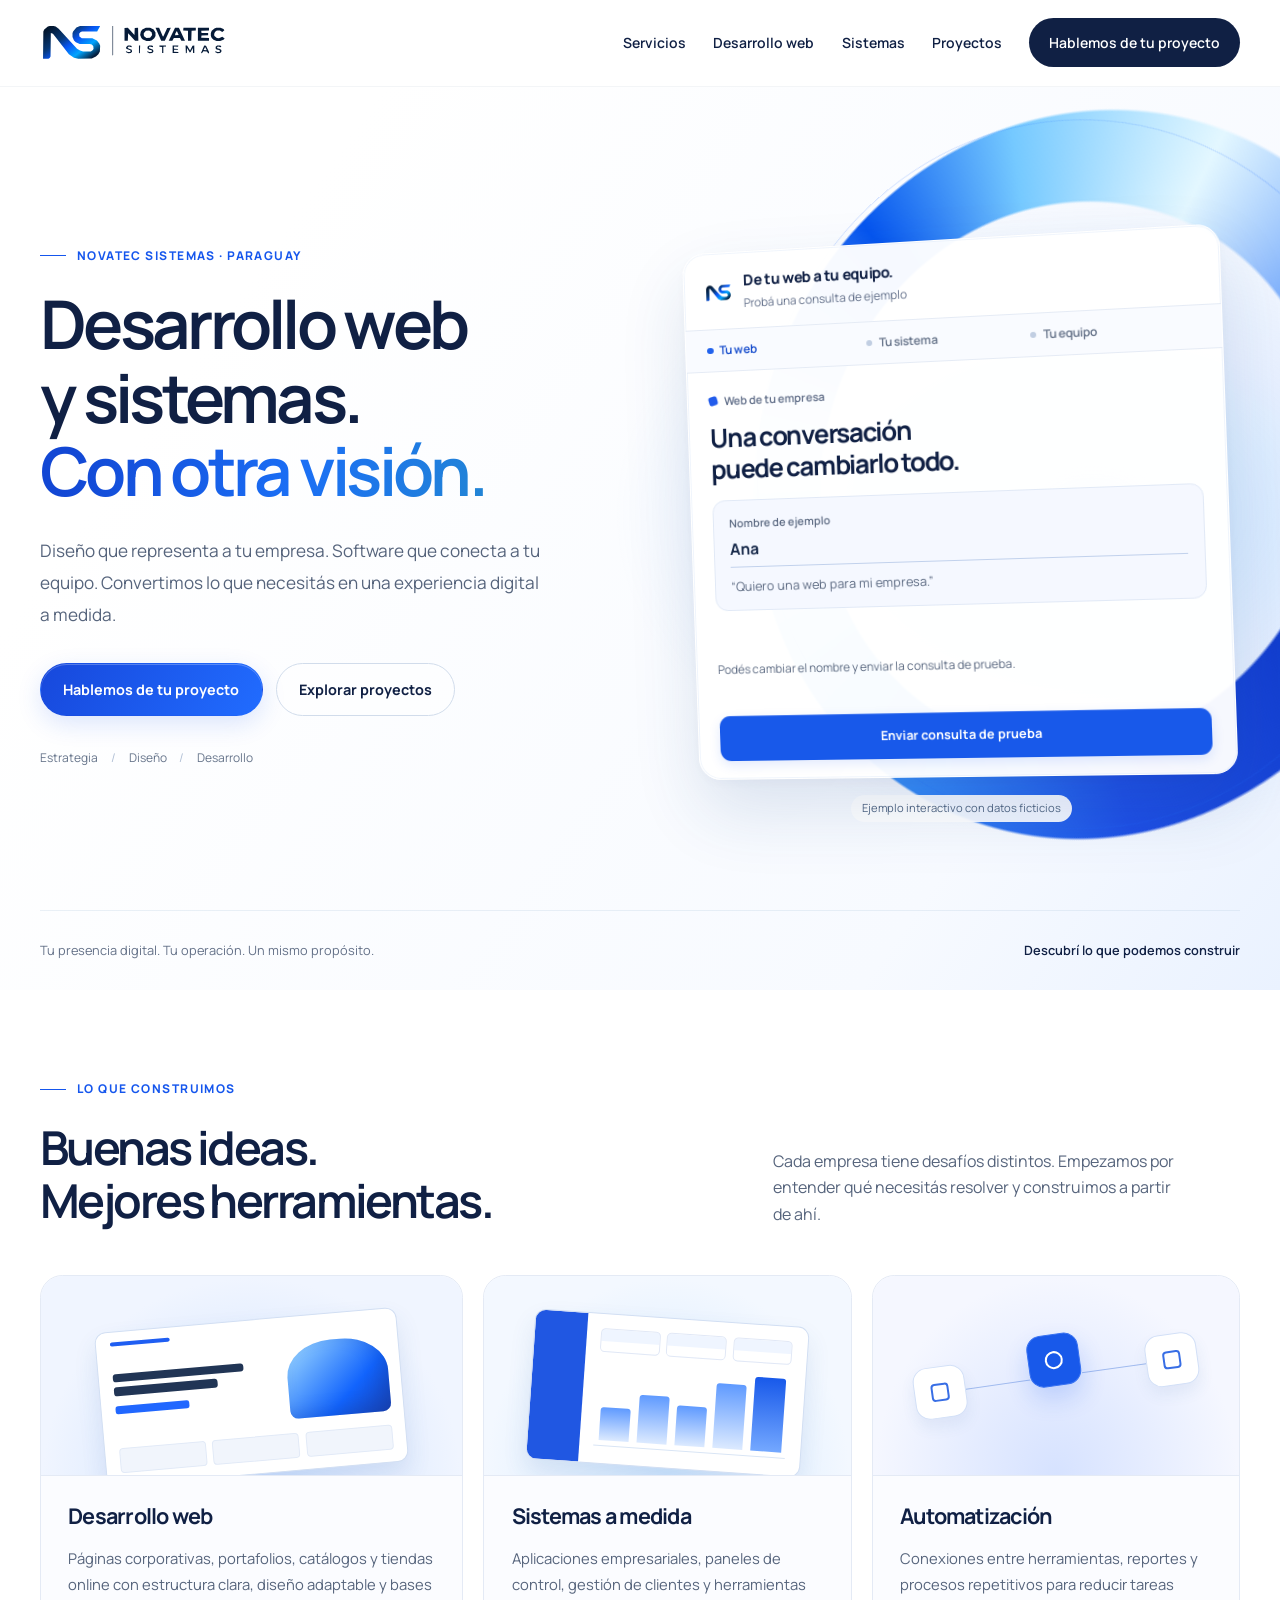
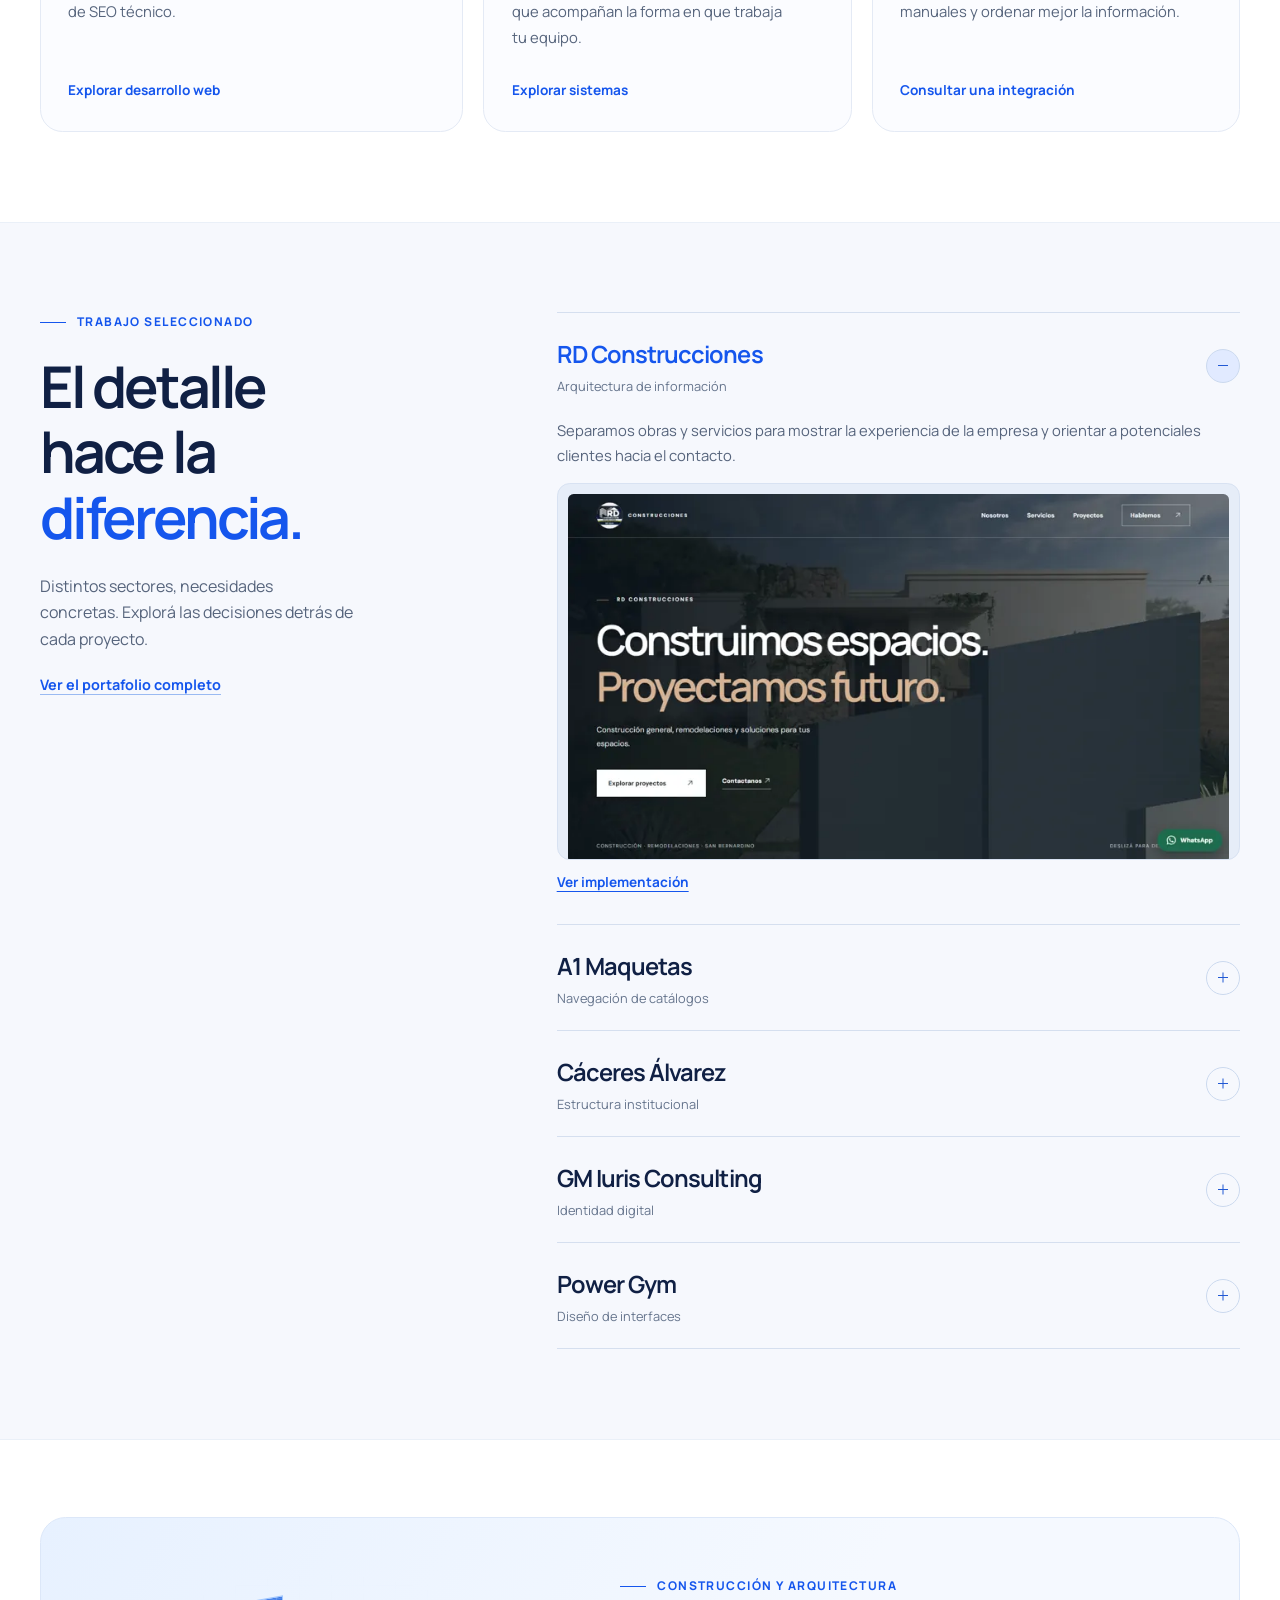
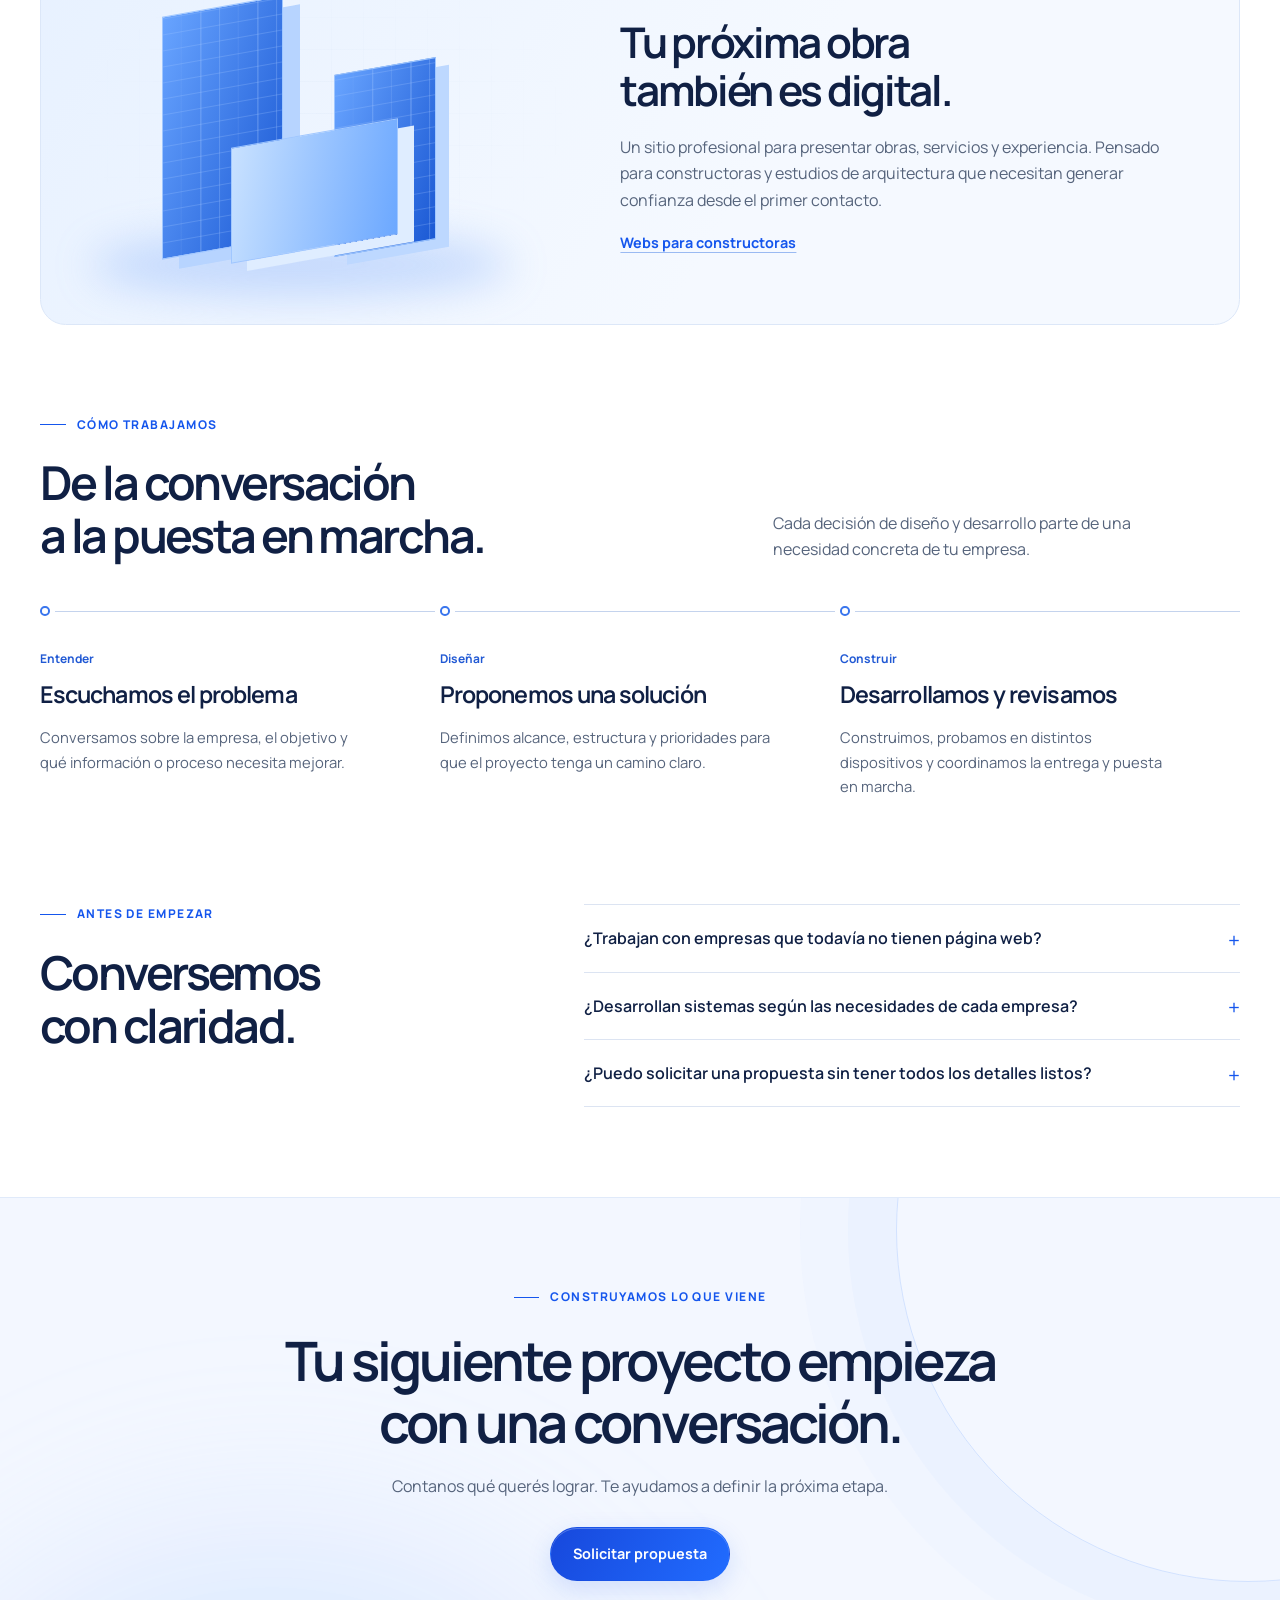
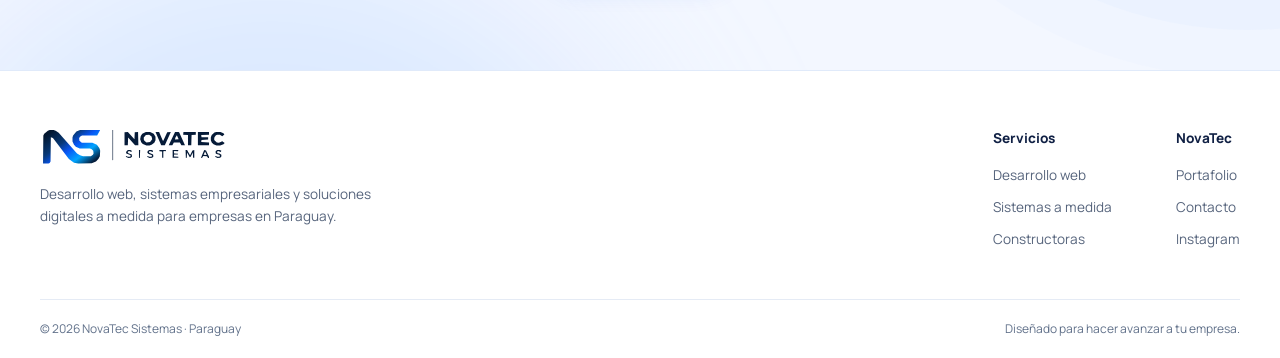
<file: index.html>
<!DOCTYPE html>
<html lang="es-PY">
<head>
<meta charset="UTF-8">
<meta name="viewport" content="width=device-width, initial-scale=1">
<title>NovaTec Sistemas | Desarrollo Web y Software en Paraguay</title>
<meta name="description" content="Diseñamos páginas web, sistemas empresariales y automatizaciones a medida en Paraguay. Conocé proyectos de NovaTec Sistemas y solicitá tu propuesta.">
<meta name="robots" content="index, follow, max-image-preview:large">
<meta name="author" content="NovaTec Sistemas">
<meta name="theme-color" content="#ffffff">
<meta name="google-site-verification" content="OSgHoHdo01-KzYPgR-IHtyJBJacFvOIVgksFE3Ezykw">
<link rel="canonical" href="https://novatec.com.py/">
<link rel="icon" href="img/novatec-isotipo.svg" type="image/svg+xml">
<link rel="preload" as="image" href="img/novatec-horizontal.svg">
<meta property="og:type" content="website">
<meta property="og:locale" content="es_PY">
<meta property="og:site_name" content="NovaTec Sistemas">
<meta property="og:title" content="NovaTec Sistemas | Desarrollo Web y Software en Paraguay">
<meta property="og:description" content="Soluciones digitales para empresas: desarrollo web, sistemas a medida, integraciones y automatizaciones.">
<meta property="og:url" content="https://novatec.com.py/">
<meta property="og:image" content="https://novatec.com.py/img/novatec-principal.svg">
<meta name="twitter:card" content="summary_large_image">
<script type="application/ld+json">
{
 "@context":"https://schema.org",
 "@graph":[
 {"@type":"Organization","@id":"https://novatec.com.py/#organization","name":"NovaTec Sistemas","url":"https://novatec.com.py/","logo":"https://novatec.com.py/img/novatec-principal.svg","sameAs":["https://www.instagram.com/novatecpy/","https://www.tiktok.com/@novatec.py"],"contactPoint":{"@type":"ContactPoint","telephone":"+595992056945","contactType":"sales","availableLanguage":"Spanish"}},
 {"@type":"WebSite","@id":"https://novatec.com.py/#website","name":"NovaTec Sistemas","url":"https://novatec.com.py/","inLanguage":"es-PY","publisher":{"@id":"https://novatec.com.py/#organization"}},
 {"@type":"ProfessionalService","@id":"https://novatec.com.py/#business","name":"NovaTec Sistemas","url":"https://novatec.com.py/","description":"Desarrollo web, sistemas a medida y automatizaciones para empresas en Paraguay.","telephone":"+595992056945","address":{"@type":"PostalAddress","addressLocality":"Asunción","addressCountry":"PY"},"areaServed":{"@type":"Country","name":"Paraguay"},"hasOfferCatalog":{"@type":"OfferCatalog","name":"Servicios digitales","itemListElement":[{"@type":"OfferCatalog","name":"Desarrollo web","itemListElement":[{"@type":"Offer","itemOffered":{"@type":"Service","name":"Páginas web empresariales"}}]},{"@type":"OfferCatalog","name":"Sistemas y automatización","itemListElement":[{"@type":"Offer","itemOffered":{"@type":"Service","name":"Software empresarial a medida"}},{"@type":"Offer","itemOffered":{"@type":"Service","name":"Automatización e integraciones"}}]}]}}
 ]
}
</script>
<link rel="preload" href="fonts/manrope-latin.woff2" as="font" type="font/woff2" crossorigin>
<link rel="stylesheet" href="css/studio.css?v=20261124-light">
</head>
<body data-native-scroll>
<a href="#contenido" class="skip">Saltar al contenido</a>
<header class="nv-header">
  <div class="nv-header-inner">
    <a href="/" class="nv-logo" aria-label="NovaTec Sistemas, inicio"><img src="img/novatec-horizontal.svg" alt="NovaTec Sistemas" width="210" height="46"></a>
    <nav class="nv-links" aria-label="Navegación principal">
      <a href="#servicios">Servicios</a>
      <a href="desarrollo-web-empresas.html">Desarrollo web</a>
      <a href="software.html">Sistemas</a>
      <a href="portafolio.html">Proyectos</a>
      <a href="contacto.html" class="nav-link-cta">Hablemos de tu proyecto</a>
    </nav>
    <button class="nav-toggle" id="nav-toggle" type="button" aria-label="Abrir menú" aria-controls="nav-mobile" aria-expanded="false" hidden><span aria-hidden="true"></span></button>
  </div>
  <nav class="nav-mobile" id="nav-mobile" aria-label="Navegación móvil">
    <a href="#servicios">Servicios</a>
    <a href="desarrollo-web-empresas.html">Desarrollo web</a>
    <a href="software.html">Sistemas</a>
    <a href="web-para-constructoras.html">Constructoras</a>
    <a href="portafolio.html">Proyectos</a>
    <a href="contacto.html">Solicitar propuesta</a>
  </nav>
</header>
<main id="contenido" tabindex="-1">
  <section class="studio-hero" aria-labelledby="hero-title">
    <div class="wrap hero-grid">
      <div class="hero-copy">
        <p class="eyebrow">NovaTec Sistemas · Paraguay</p>
        <h1 id="hero-title">Desarrollo web<br>y sistemas.<br><em>Con otra visión.</em></h1>
        <p class="hero-text">Diseño que representa a tu empresa. Software que conecta a tu equipo. Convertimos lo que necesitás en una experiencia digital a medida.</p>
        <div class="actions">
          <a href="contacto.html" class="btn btn-blue">Hablemos de tu proyecto</a>
          <a href="#proyectos" class="btn btn-outline">Explorar proyectos</a>
        </div>
        <p class="hero-disciplines">Estrategia <span aria-hidden="true">/</span> Diseño <span aria-hidden="true">/</span> Desarrollo</p>
      </div>
      <div class="hero-visual">
        <div class="light-sculpture" aria-hidden="true"><i class="energy-loop"></i><i class="energy-trace"></i></div>
        <section class="workbench" aria-labelledby="demo-title" data-stage="web">
          <header class="bench-header">
            <img src="img/novatec-isotipo.svg" alt="" width="28" height="28">
            <div><h2 id="demo-title">De tu web a tu equipo.</h2><p>Probá una consulta de ejemplo</p></div>
          </header>
          <ol class="bench-steps" aria-label="Recorrido de la consulta">
            <li aria-current="step"><span class="step-mark" aria-hidden="true"></span>Tu web</li>
            <li><span class="step-mark" aria-hidden="true"></span>Tu sistema</li>
            <li><span class="step-mark" aria-hidden="true"></span>Tu equipo</li>
          </ol>
          <div class="bench-views">
            <section class="demo-view demo-web" data-demo-view="web" aria-labelledby="demo-web-title">
              <div class="demo-section-label"><span class="demo-site-mark" aria-hidden="true"></span> Web de tu empresa</div>
              <h3 id="demo-web-title">Una conversación<br>puede cambiarlo todo.</h3>
              <div class="demo-inquiry">
                <label for="demo-name">Nombre de ejemplo</label>
                <input id="demo-name" value="Ana" maxlength="32" autocomplete="off" spellcheck="false">
                <p class="demo-message">“Quiero una web para mi empresa.”</p>
              </div>
            </section>
            <section class="demo-view demo-system" data-demo-view="system" aria-labelledby="demo-system-title" hidden>
              <div class="demo-section-label">Sistema de tu empresa</div>
              <div class="demo-title-row"><h3 id="demo-system-title">Consultas</h3><span class="demo-count">1 nueva</span></div>
              <div class="demo-record">
                <span class="demo-avatar" aria-hidden="true">A</span>
                <div><strong data-demo-person>Ana</strong><p>Propuesta web</p></div>
                <span class="demo-pill">Recibida</span>
              </div>
              <div class="demo-record-meta"><span>Responsable</span><strong>Por asignar</strong></div>
              <div class="demo-record-meta"><span>Próximo paso</span><strong>Contacto comercial</strong></div>
            </section>
            <section class="demo-view demo-team" data-demo-view="team" aria-labelledby="demo-team-title" hidden>
              <span class="demo-check" aria-hidden="true"></span>
              <h3 id="demo-team-title">Todo listo<br>para responder.</h3>
              <p>La consulta de <strong data-demo-person>Ana</strong> ya está asignada al equipo de ventas.</p>
              <div class="demo-assigned"><span class="team-avatars" aria-hidden="true"><i>V</i><i>N</i></span><span>Equipo de ventas<br><strong>Seguimiento pendiente</strong></span></div>
            </section>
          </div>
          <div class="bench-footer">
            <p class="bench-status" role="status" aria-atomic="true">Podés cambiar el nombre y enviar la consulta de prueba.</p>
            <button type="button" class="bench-run" hidden><span class="bench-label">Enviar consulta de prueba</span></button>
          </div>
        </section>
        <p class="demo-note">Ejemplo interactivo con datos ficticios</p>
      </div>
    </div>
    <div class="wrap hero-bottom"><p>Tu presencia digital. Tu operación. Un mismo propósito.</p><a href="#servicios">Descubrí lo que podemos construir</a></div>
  </section>

  <section class="section capabilities" id="servicios" tabindex="-1" aria-labelledby="servicios-title">
    <div class="wrap">
      <div class="section-top">
        <div><p class="eyebrow">Lo que construimos</p><h2 id="servicios-title">Buenas ideas.<br>Mejores herramientas.</h2></div>
        <p>Cada empresa tiene desafíos distintos. Empezamos por entender qué necesitás resolver y construimos a partir de ahí.</p>
      </div>
      <div class="services">
        <article class="service service-web">
          <div class="service-art web-art" aria-hidden="true"><div class="mini-browser"><span></span><div><i></i><b></b><b></b><em></em></div><aside><i></i><i></i><i></i></aside></div></div>
          <div class="service-copy"><h3>Desarrollo web</h3><p>Páginas corporativas, portafolios, catálogos y tiendas online con estructura clara, diseño adaptable y bases de SEO técnico.</p><a href="desarrollo-web-empresas.html">Explorar desarrollo web</a></div>
        </article>
        <article class="service service-software">
          <div class="service-art system-art" aria-hidden="true"><div class="mini-system"><i></i><div><b></b><b></b><b></b><span><em></em><em></em><em></em><em></em><em></em></span></div></div></div>
          <div class="service-copy"><h3>Sistemas a medida</h3><p>Aplicaciones empresariales, paneles de control, gestión de clientes y herramientas que acompañan la forma en que trabaja tu equipo.</p><a href="software.html">Explorar sistemas</a></div>
        </article>
        <article class="service service-flow">
          <div class="service-art flow-art" aria-hidden="true"><div><i></i><span></span><i></i><span></span><i></i></div></div>
          <div class="service-copy"><h3>Automatización</h3><p>Conexiones entre herramientas, reportes y procesos repetitivos para reducir tareas manuales y ordenar mejor la información.</p><a href="contacto.html?servicio=software">Consultar una integración</a></div>
        </article>
      </div>
    </div>
  </section>

  <section class="section evidence" id="proyectos" aria-labelledby="proyectos-title">
    <div class="wrap evidence-layout">
      <div class="evidence-intro"><p class="eyebrow">Trabajo seleccionado</p><h2 id="proyectos-title">El detalle<br>hace la<br><em>diferencia.</em></h2><p>Distintos sectores, necesidades concretas. Explorá las decisiones detrás de cada proyecto.</p><a class="text-link" href="portafolio.html">Ver el portafolio completo</a></div>
      <div class="case-list">
        <details class="case" id="rd-construcciones" name="selected-work" open>
          <summary><span class="case-name">RD Construcciones</span><span class="case-skill">Arquitectura de información</span><span class="case-icon" aria-hidden="true"></span></summary>
          <div class="case-body"><p>Separamos obras y servicios para mostrar la experiencia de la empresa y orientar a potenciales clientes hacia el contacto.</p><figure class="case-capture"><img src="img/portfolio/rd-construcciones-preview.webp" width="800" height="442" alt="Interfaz desarrollada para RD Construcciones, con acceso a obras y servicios" loading="lazy" decoding="async"></figure><a href="https://rdconstrucciones.com.py/" target="_blank" rel="noopener noreferrer">Ver implementación</a></div>
        </details>
        <details class="case" id="a1-maquetas" name="selected-work">
          <summary><span class="case-name">A1 Maquetas</span><span class="case-skill">Navegación de catálogos</span><span class="case-icon" aria-hidden="true"></span></summary>
          <div class="case-body"><p>Organizamos proyectos por especialidad, estructuramos las galerías y conectamos el recorrido con una solicitud de cotización.</p><ul class="case-capabilities"><li>Proyectos por categoría</li><li>Galerías fotográficas</li><li>Contacto y cotización</li></ul><a href="https://a1maquetas.com.py/" target="_blank" rel="noopener noreferrer">Ver implementación</a></div>
        </details>
        <details class="case" id="caceres-alvarez" name="selected-work">
          <summary><span class="case-name">Cáceres Álvarez</span><span class="case-skill">Estructura institucional</span><span class="case-icon" aria-hidden="true"></span></summary>
          <div class="case-body"><p>Dimos a las áreas de práctica y a la información del estudio una estructura de navegación propia.</p><figure class="case-capture"><img src="img/portfolio/caceres-alvarez-preview.webp" width="800" height="434" alt="Interfaz del sitio desarrollado para Cáceres Álvarez Abogados" loading="lazy" decoding="async"></figure><a href="https://caceresalvarezabogados.com.py/" target="_blank" rel="noopener noreferrer">Ver implementación</a></div>
        </details>
        <details class="case" id="gm-iuris" name="selected-work">
          <summary><span class="case-name">GM Iuris Consulting</span><span class="case-skill">Identidad digital</span><span class="case-icon" aria-hidden="true"></span></summary>
          <div class="case-body"><p>Trasladamos la identidad de González Morgan &amp; Asociados a una interfaz institucional para presentar sus servicios y trayectoria.</p><figure class="case-capture"><img src="img/portfolio/gmi-uris-preview.webp" width="800" height="418" alt="Interfaz institucional de GM Iuris Consulting" loading="lazy" decoding="async"></figure><a href="https://gmiurisconsulting.com/" target="_blank" rel="noopener noreferrer">Ver implementación</a></div>
        </details>
        <details class="case" id="power-gym" name="selected-work">
          <summary><span class="case-name">Power Gym</span><span class="case-skill">Diseño de interfaces</span><span class="case-icon" aria-hidden="true"></span></summary>
          <div class="case-body"><p>Adaptamos la jerarquía visual y la navegación a un sitio del sector fitness.</p><figure class="case-capture"><img src="img/portfolio/power-gym-preview.webp" width="800" height="427" alt="Interfaz del sitio desarrollado para Power Gym" loading="lazy" decoding="async"></figure></div>
        </details>
      </div>
    </div>
  </section>

  <section class="industry" aria-labelledby="sectores-title">
    <div class="wrap industry-panel">
      <div class="industry-art" aria-hidden="true"><i></i><i></i><i></i><span></span></div>
      <div class="industry-copy"><p class="eyebrow">Construcción y arquitectura</p><h2 id="sectores-title">Tu próxima obra<br>también es digital.</h2><p>Un sitio profesional para presentar obras, servicios y experiencia. Pensado para constructoras y estudios de arquitectura que necesitan generar confianza desde el primer contacto.</p><a class="text-link" href="web-para-constructoras.html">Webs para constructoras</a></div>
    </div>
  </section>

  <section class="section section-process" aria-labelledby="metodo-title">
    <div class="wrap">
      <div class="section-top"><div><p class="eyebrow">Cómo trabajamos</p><h2 id="metodo-title">De la conversación<br>a la puesta en marcha.</h2></div><p>Cada decisión de diseño y desarrollo parte de una necesidad concreta de tu empresa.</p></div>
      <div class="process">
        <article><span class="process-mark" aria-hidden="true"></span><b>Entender</b><h3>Escuchamos el problema</h3><p>Conversamos sobre la empresa, el objetivo y qué información o proceso necesita mejorar.</p></article>
        <article><span class="process-mark" aria-hidden="true"></span><b>Diseñar</b><h3>Proponemos una solución</h3><p>Definimos alcance, estructura y prioridades para que el proyecto tenga un camino claro.</p></article>
        <article><span class="process-mark" aria-hidden="true"></span><b>Construir</b><h3>Desarrollamos y revisamos</h3><p>Construimos, probamos en distintos dispositivos y coordinamos la entrega y puesta en marcha.</p></article>
      </div>
    </div>
  </section>

  <section class="section questions" aria-labelledby="preguntas-title">
    <div class="wrap questions-layout">
      <div><p class="eyebrow">Antes de empezar</p><h2 id="preguntas-title">Conversemos<br>con claridad.</h2></div>
      <div class="faq-list">
        <details><summary>¿Trabajan con empresas que todavía no tienen página web?</summary><p>Sí. Podemos definir la estructura inicial, organizar el contenido y desarrollar una web institucional o comercial adaptada a tu negocio.</p></details>
        <details><summary>¿Desarrollan sistemas según las necesidades de cada empresa?</summary><p>Sí. Evaluamos las tareas, los usuarios y los datos necesarios antes de preparar una propuesta de software a medida.</p></details>
        <details><summary>¿Puedo solicitar una propuesta sin tener todos los detalles listos?</summary><p>Sí. Contanos cuál es tu objetivo y qué necesitás resolver. Podemos ayudarte a ordenar los requisitos antes de definir el alcance.</p></details>
      </div>
    </div>
  </section>
  <section class="bottom-cta" aria-labelledby="contacto-title">
    <div class="wrap bottom-inner"><p class="eyebrow">Construyamos lo que viene</p><h2 id="contacto-title">Tu siguiente proyecto empieza<br>con una conversación.</h2><p>Contanos qué querés lograr. Te ayudamos a definir la próxima etapa.</p><a href="contacto.html" class="btn btn-blue">Solicitar propuesta</a></div>
  </section>
</main>
<footer>
  <div class="wrap">
    <div class="footer-top">
      <div class="footer-brand"><a href="/" aria-label="NovaTec Sistemas, inicio"><img src="img/novatec-horizontal.svg" alt="NovaTec Sistemas" width="210" height="46"></a><p>Desarrollo web, sistemas empresariales y soluciones digitales a medida para empresas en Paraguay.</p></div>
      <div class="footer-links">
        <div><strong>Servicios</strong><a href="desarrollo-web-empresas.html">Desarrollo web</a><a href="software.html">Sistemas a medida</a><a href="web-para-constructoras.html">Constructoras</a></div>
        <div><strong>NovaTec</strong><a href="portafolio.html">Portafolio</a><a href="contacto.html">Contacto</a><a href="https://www.instagram.com/novatecpy/" target="_blank" rel="noopener noreferrer">Instagram</a></div>
      </div>
    </div>
    <div class="footer-bottom"><span>© <span id="year">2026</span> NovaTec Sistemas · Paraguay</span><span>Diseñado para hacer avanzar a tu empresa.</span></div>
  </div>
</footer>
<script src="js/main.js" defer></script>
<script src="js/studio.js?v=20261124-light" defer></script>
</body>
</html>
</file>
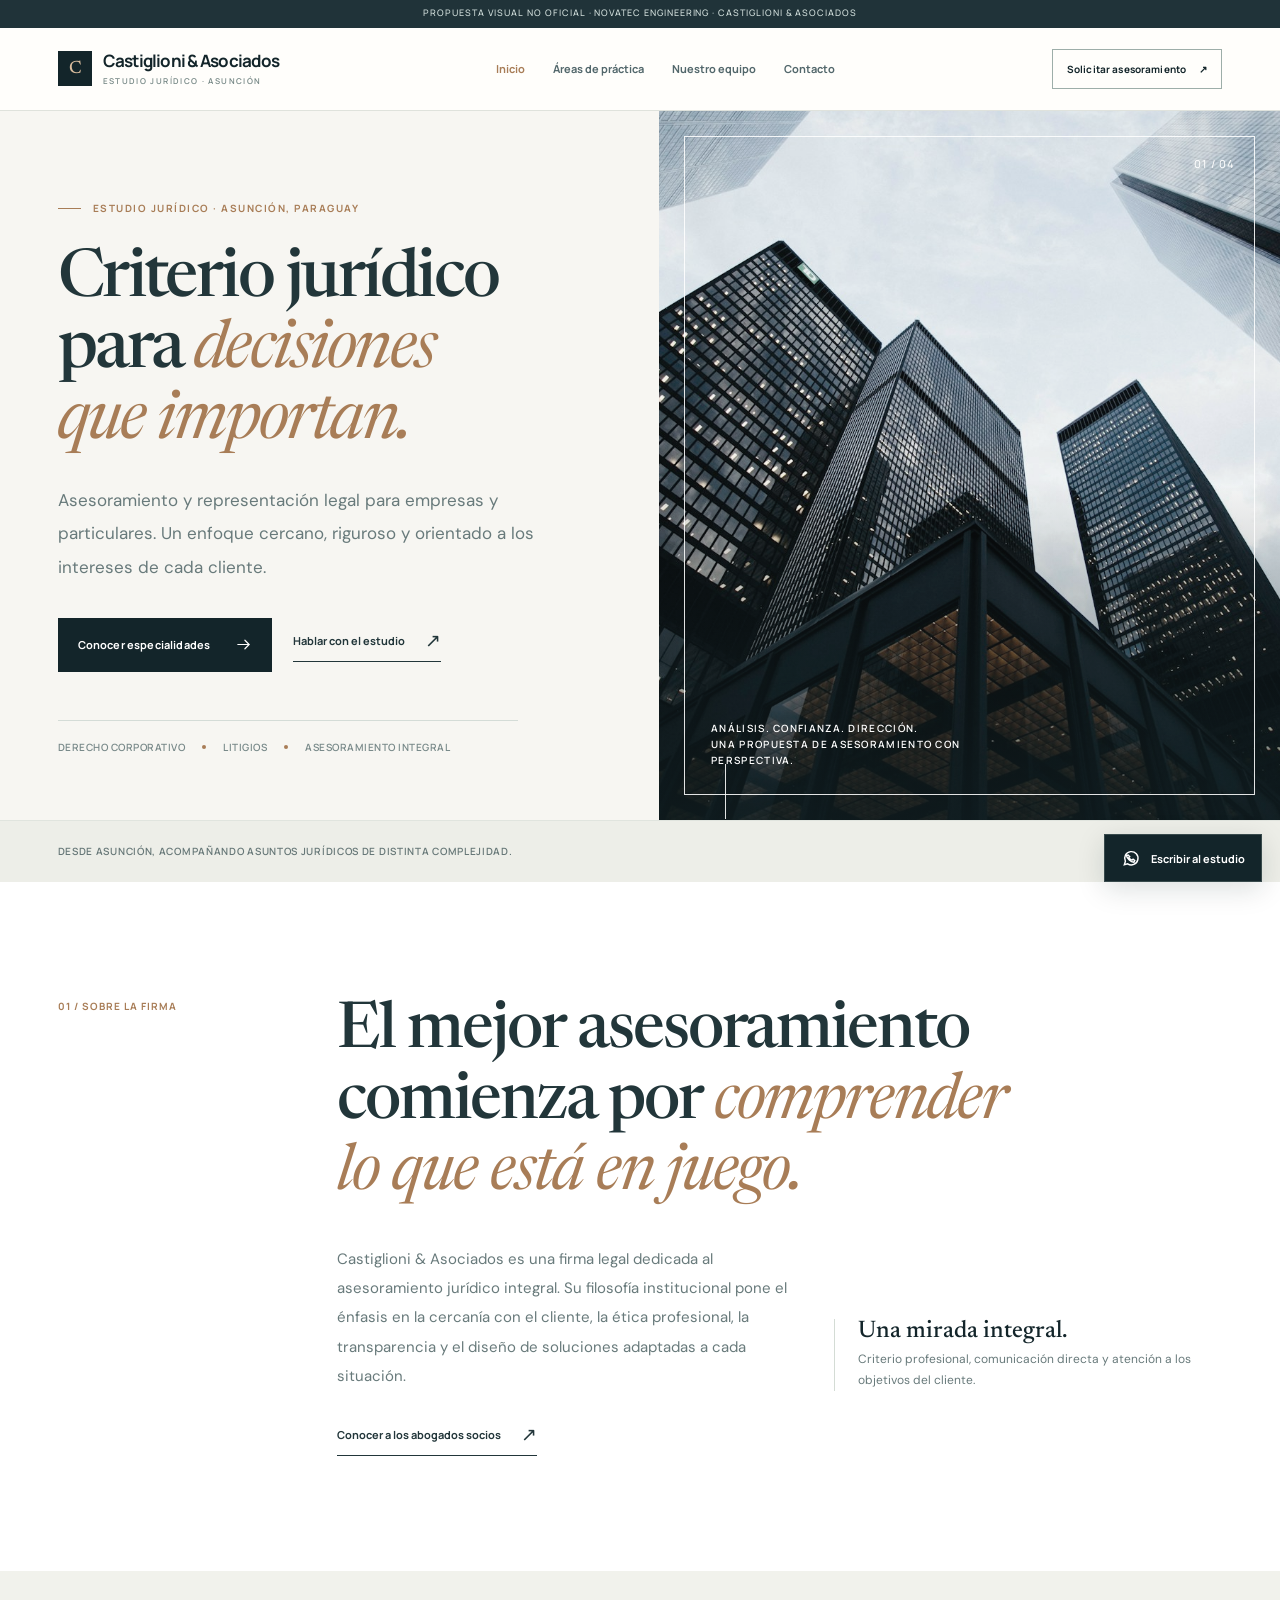
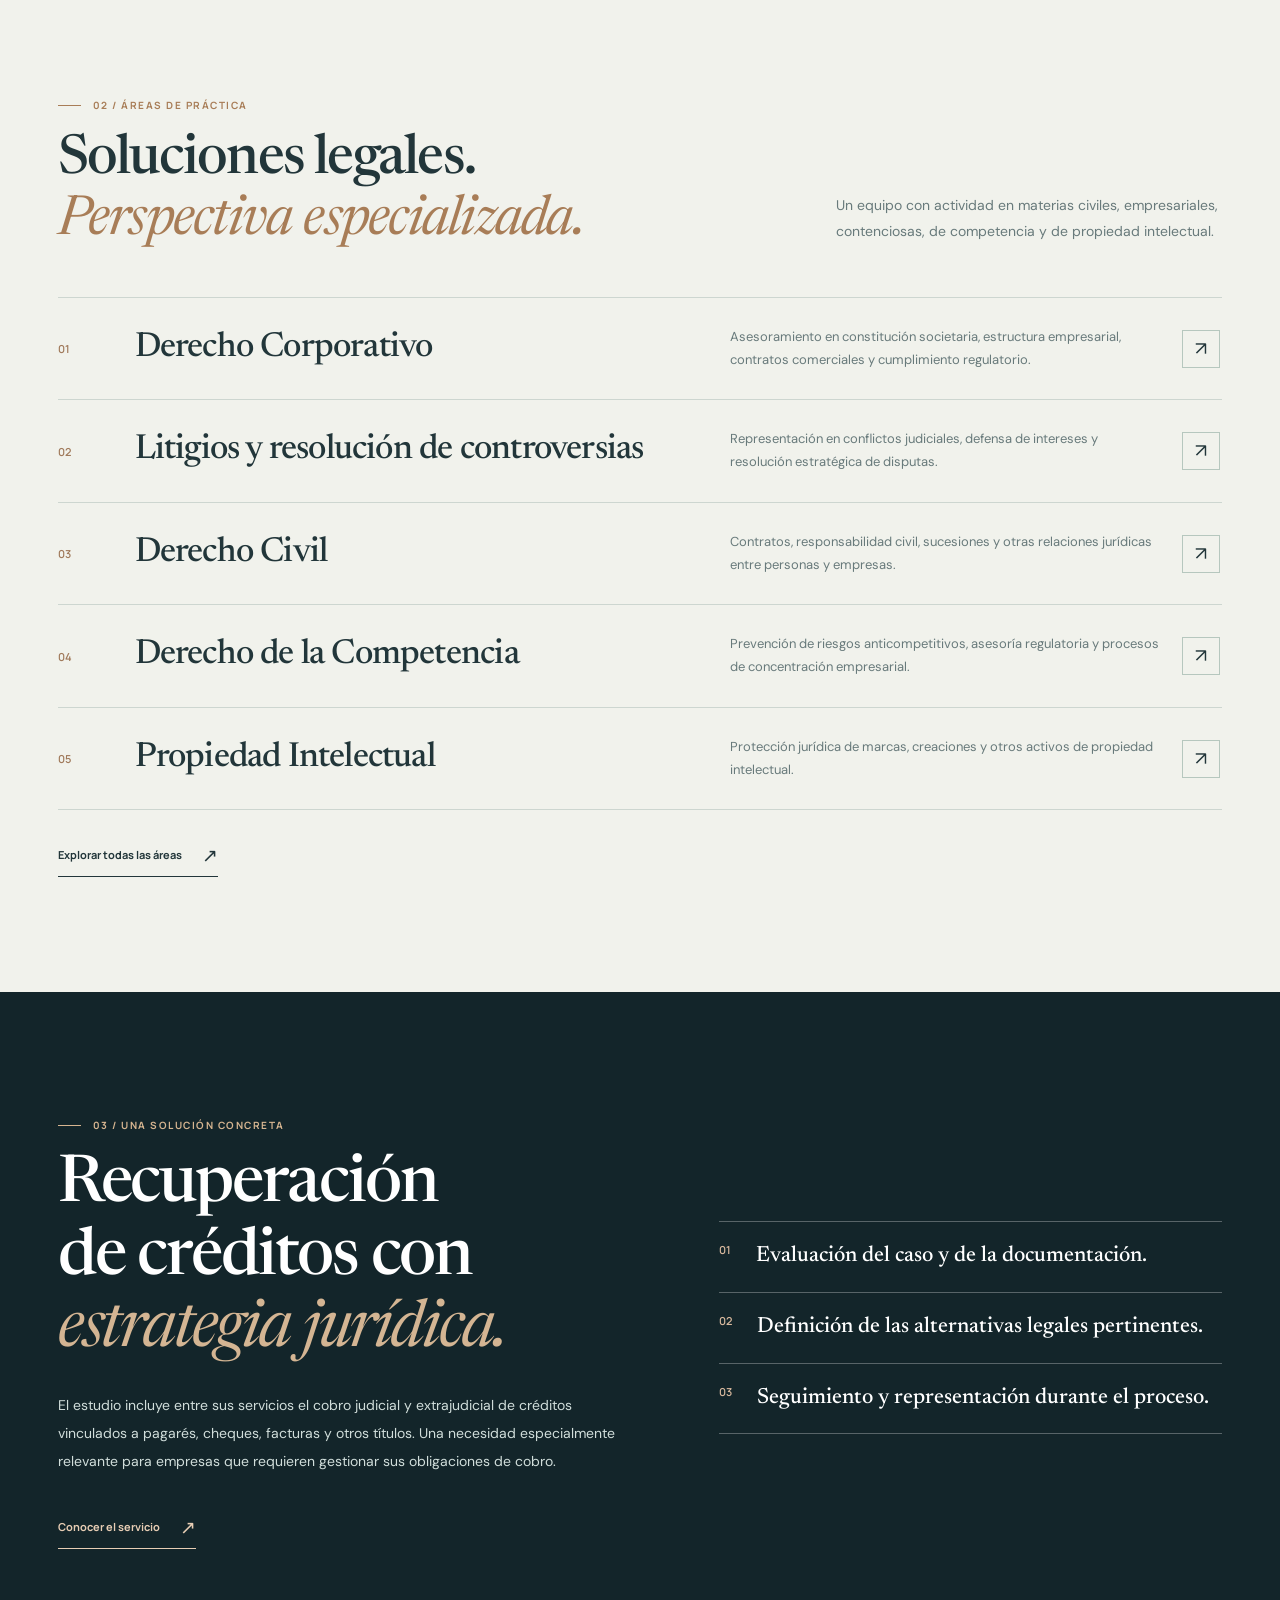
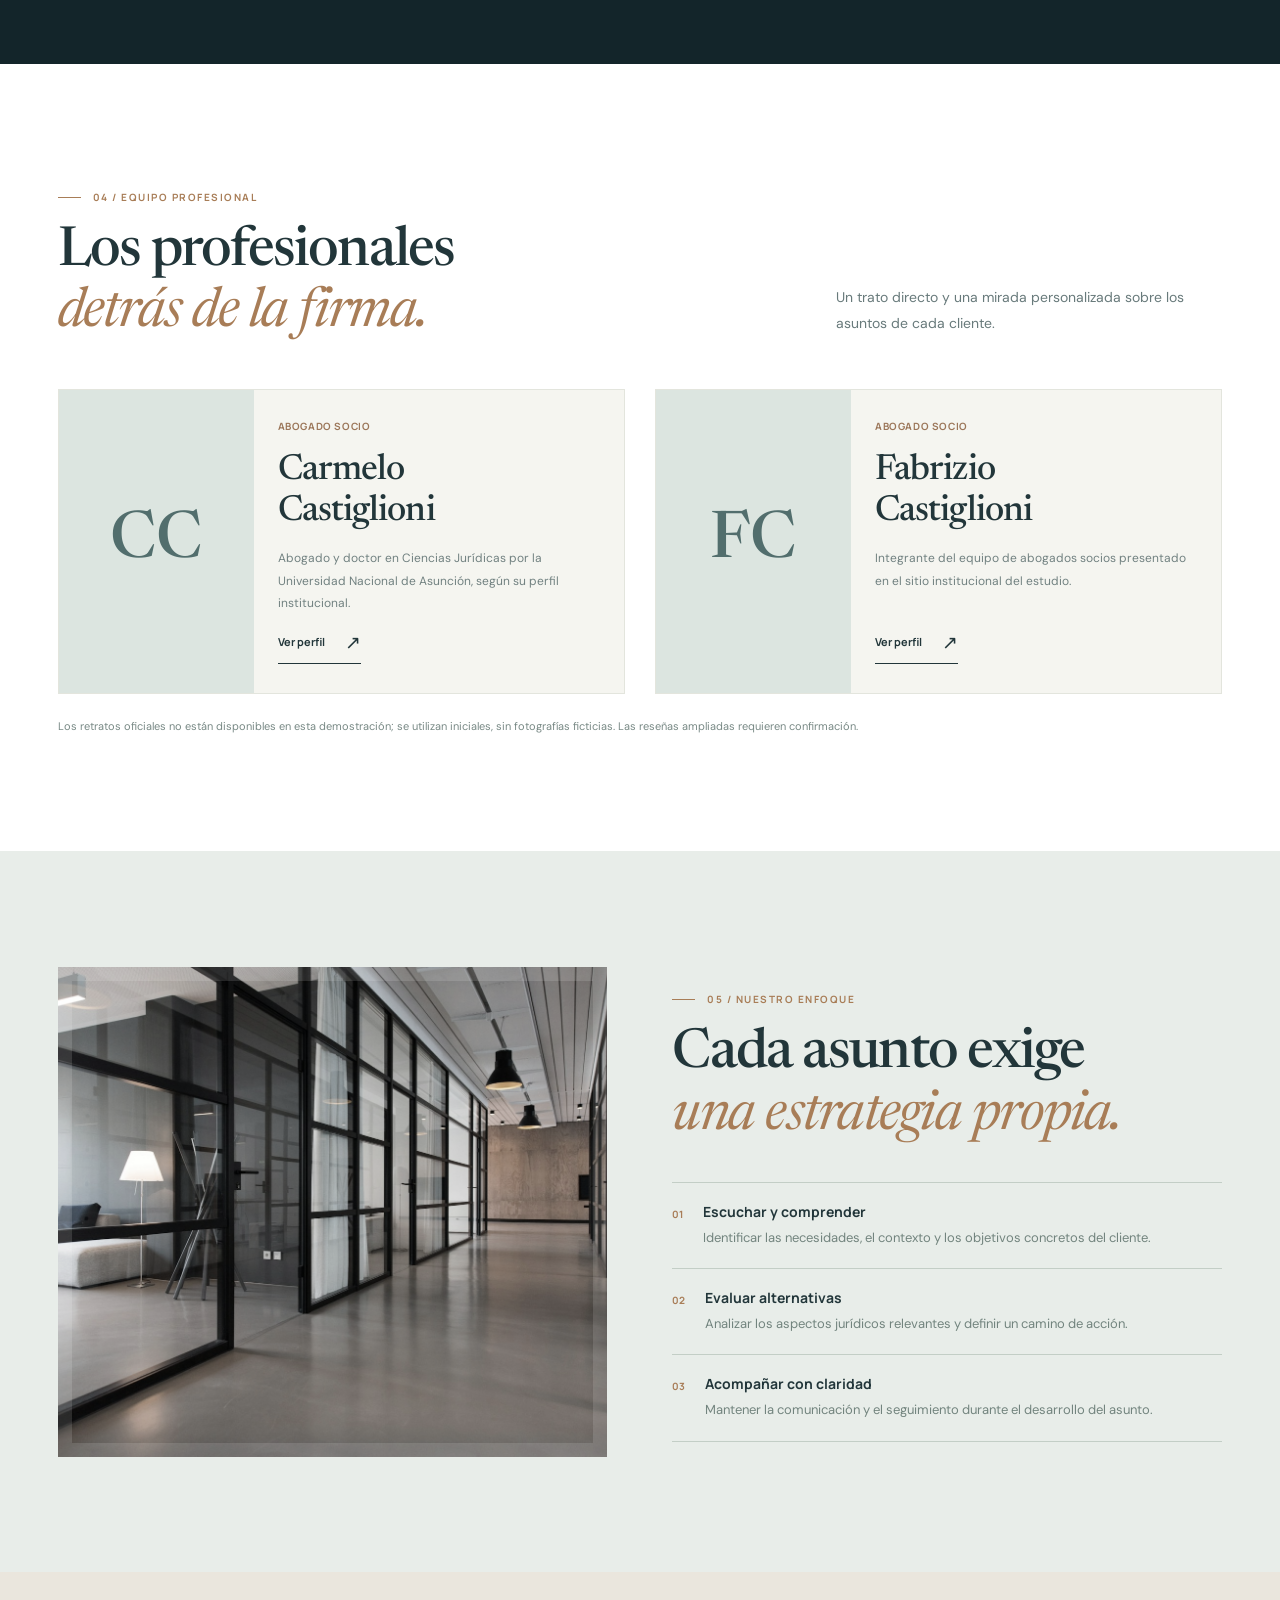
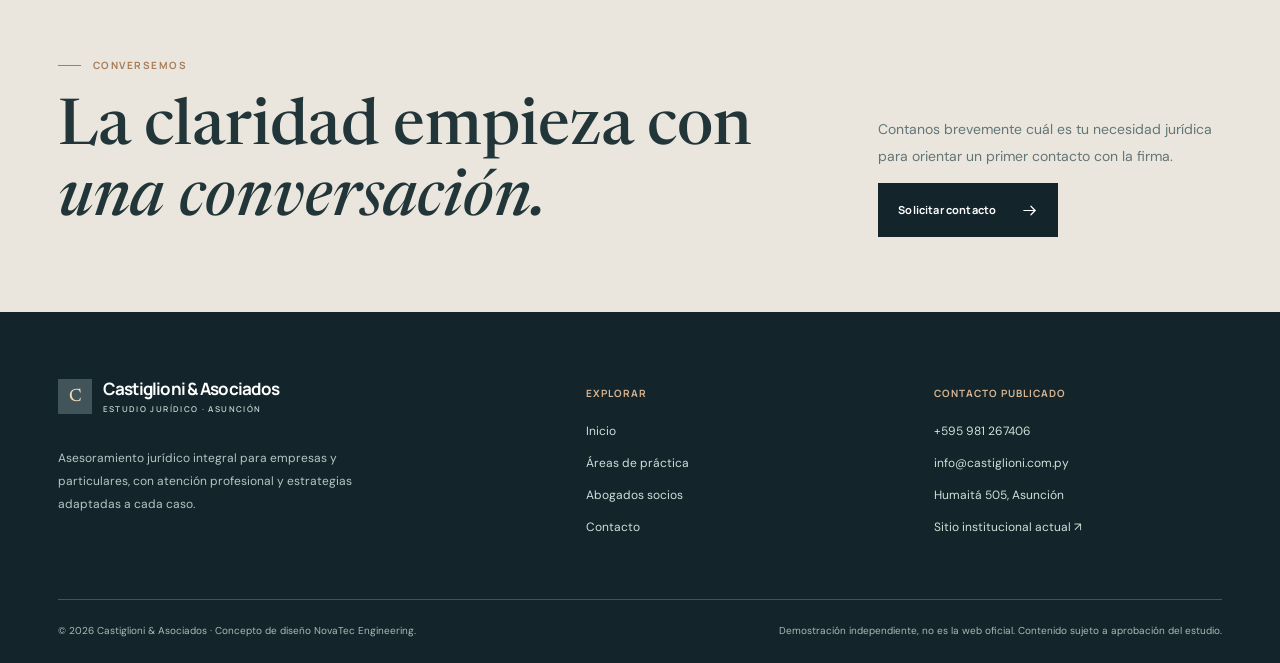
<file: demos/castiglioni/index.html>
<!doctype html><html lang="es-PY"><head><meta charset="utf-8"><meta name="viewport" content="width=device-width,initial-scale=1"><meta name="theme-color" content="#13252a"><meta name="robots" content="noindex,nofollow,noarchive"><meta name="description" content="Propuesta visual para Castiglioni & Asociados: asesoramiento corporativo, litigios, derecho civil, competencia y propiedad intelectual en Paraguay."><meta property="og:title" content="Castiglioni & Asociados | Estudio Jurídico en Asunción · Demo NovaTec"><meta property="og:description" content="Propuesta visual para Castiglioni & Asociados: asesoramiento corporativo, litigios, derecho civil, competencia y propiedad intelectual en Paraguay."><meta property="og:type" content="website"><title>Castiglioni & Asociados | Estudio Jurídico en Asunción · Demo NovaTec</title><link rel="preconnect" href="https://fonts.googleapis.com"><link rel="preconnect" href="https://fonts.gstatic.com" crossorigin><link rel="stylesheet" href="assets/style.css?v=castiglioni-20261103"><script defer src="assets/app.js?v=castiglioni-20261103"></script></head><body data-page="inicio"><a class="skip" href="#main">Saltar al contenido</a><div class="site"><div class="demo-bar">Propuesta visual no oficial · NovaTec Engineering · Castiglioni & Asociados</div>
<header class="header" id="header"><nav class="container nav" aria-label="Navegación principal">
<a class="brand" href="index.html" aria-label="Castiglioni y Asociados, inicio"><span class="brand-mark" aria-hidden="true">C</span><span class="brand-copy"><strong>Castiglioni & Asociados</strong><small>ESTUDIO JURÍDICO · ASUNCIÓN</small></span></a>
<div class="nav-links"><a href="index.html" class="active" aria-current="page">Inicio</a><a href="areas-de-practica.html" >Áreas de práctica</a><a href="equipo.html" >Nuestro equipo</a><a href="contacto.html" >Contacto</a></div>
<a class="nav-action" href="contacto.html">Solicitar asesoramiento <span aria-hidden="true">↗</span></a>
<button class="menu-button" id="menuToggle" aria-label="Abrir menú" aria-expanded="false" aria-controls="mobileMenu" type="button">☰</button>
</nav></header>
<nav class="mobile-links" id="mobileMenu" aria-label="Menú móvil" aria-hidden="true">
<a href="index.html">Inicio</a><a href="areas-de-practica.html">Áreas de práctica</a><a href="equipo.html">Nuestro equipo</a><a href="contacto.html">Contacto</a>
<span class="eyebrow">Castiglioni & Asociados · Paraguay</span>
</nav><main id="main"><section class="hero"><div class="hero-layout">
<div class="hero-copy"><span class="eyebrow">Estudio Jurídico · Asunción, Paraguay</span>
<h1 class="display">Criterio jurídico para <em>decisiones que importan.</em></h1>
<p class="lead">Asesoramiento y representación legal para empresas y particulares. Un enfoque cercano, riguroso y orientado a los intereses de cada cliente.</p>
<div class="hero-actions"><a href="areas-de-practica.html" class="btn">Conocer especialidades <svg viewBox="0 0 24 24" fill="none" stroke="currentColor" stroke-width="1.7" stroke-linecap="round"><path d="M4 12h16m-6-6 6 6-6 6"/></svg></a><a class="text-link" href="contacto.html">Hablar con el estudio <span>↗</span></a></div>
<div class="hero-meta"><span>Derecho corporativo</span><i aria-hidden="true"></i><span>Litigios</span><i aria-hidden="true"></i><span>Asesoramiento integral</span></div>
</div>
<div class="hero-image"><img src="assets/media/architecture.jpg" alt="Arquitectura institucional contemporánea, imagen ilustrativa" fetchpriority="high"><span class="hero-image-decoration" aria-hidden="true"></span><span class="hero-index">01 / 04</span><span class="hero-image-label">Análisis. Confianza. Dirección.<br>Una propuesta de asesoramiento con perspectiva.</span></div>
</div><div class="hero-under"><div class="container"><p>Desde Asunción, acompañando asuntos jurídicos de distinta complejidad.</p><a href="#estudio">Conocer el estudio ↓</a></div></div></section>
<section class="section manifesto" id="estudio"><div class="container manifesto-grid">
<div class="manifesto-aside">01 / Sobre la firma</div>
<div><h2 class="heading">El mejor asesoramiento comienza por <em>comprender lo que está en juego.</em></h2>
<div class="manifesto-row"><p>Castiglioni & Asociados es una firma legal dedicada al asesoramiento jurídico integral. Su filosofía institucional pone el énfasis en la cercanía con el cliente, la ética profesional, la transparencia y el diseño de soluciones adaptadas a cada situación.</p>
<div class="manifesto-promise"><strong>Una mirada integral.</strong><span>Criterio profesional, comunicación directa y atención a los objetivos del cliente.</span></div></div>
<a class="text-link" style="margin-top:30px" href="equipo.html">Conocer a los abogados socios <span>↗</span></a>
</div></div></section>
<section class="section practices" id="especialidades"><div class="container">
<div class="section-head"><div><span class="eyebrow">02 / Áreas de práctica</span><h2 class="heading">Soluciones legales.<br><em>Perspectiva especializada.</em></h2></div>
<p>Un equipo con actividad en materias civiles, empresariales, contenciosas, de competencia y de propiedad intelectual.</p></div>
<div class="practice-list"><a class="practice-row" href="areas-de-practica.html#corporativo"><span class="num">01</span><h3>Derecho Corporativo</h3><p>Asesoramiento en constitución societaria, estructura empresarial, contratos comerciales y cumplimiento regulatorio.</p><span class="go" aria-hidden="true">↗</span></a><a class="practice-row" href="areas-de-practica.html#litigios"><span class="num">02</span><h3>Litigios y resolución de controversias</h3><p>Representación en conflictos judiciales, defensa de intereses y resolución estratégica de disputas.</p><span class="go" aria-hidden="true">↗</span></a><a class="practice-row" href="areas-de-practica.html#civil"><span class="num">03</span><h3>Derecho Civil</h3><p>Contratos, responsabilidad civil, sucesiones y otras relaciones jurídicas entre personas y empresas.</p><span class="go" aria-hidden="true">↗</span></a><a class="practice-row" href="areas-de-practica.html#competencia"><span class="num">04</span><h3>Derecho de la Competencia</h3><p>Prevención de riesgos anticompetitivos, asesoría regulatoria y procesos de concentración empresarial.</p><span class="go" aria-hidden="true">↗</span></a><a class="practice-row" href="areas-de-practica.html#intelectual"><span class="num">05</span><h3>Propiedad Intelectual</h3><p>Protección jurídica de marcas, creaciones y otros activos de propiedad intelectual.</p><span class="go" aria-hidden="true">↗</span></a></div>
<div class="practice-more"><a class="text-link" href="areas-de-practica.html">Explorar todas las áreas <span>↗</span></a></div>
</div></section>
<section class="section focus" id="cobro-creditos"><div class="container focus-grid">
<div><span class="eyebrow light">03 / Una solución concreta</span><h2 class="heading">Recuperación de créditos con <em>estrategia jurídica.</em></h2>
<p>El estudio incluye entre sus servicios el cobro judicial y extrajudicial de créditos vinculados a pagarés, cheques, facturas y otros títulos. Una necesidad especialmente relevante para empresas que requieren gestionar sus obligaciones de cobro.</p>
<a href="areas-de-practica.html#litigios" class="text-link">Conocer el servicio <span>↗</span></a></div>
<div class="focus-points"><article><b>01</b><strong>Evaluación del caso y de la documentación.</strong></article><article><b>02</b><strong>Definición de las alternativas legales pertinentes.</strong></article><article><b>03</b><strong>Seguimiento y representación durante el proceso.</strong></article></div>
</div></section>
<section class="section team-section"><div class="container">
<div class="section-head"><div><span class="eyebrow">04 / Equipo profesional</span><h2 class="heading">Los profesionales<br><em>detrás de la firma.</em></h2></div><p>Un trato directo y una mirada personalizada sobre los asuntos de cada cliente.</p></div>
<div class="team-grid">
<article class="person-card"><div class="person-visual"><span class="person-fallback">CC</span></div>
<div class="person-copy"><span class="role">Abogado socio</span><h3>Carmelo<br>Castiglioni</h3><p>Abogado y doctor en Ciencias Jurídicas por la Universidad Nacional de Asunción, según su perfil institucional.</p><a class="text-link" href="equipo.html#carmelo">Ver perfil <span>↗</span></a></div></article>
<article class="person-card"><div class="person-visual"><span class="person-fallback">FC</span></div>
<div class="person-copy"><span class="role">Abogado socio</span><h3>Fabrizio<br>Castiglioni</h3><p>Integrante del equipo de abogados socios presentado en el sitio institucional del estudio.</p><a class="text-link" href="equipo.html#fabrizio">Ver perfil <span>↗</span></a></div></article>
</div><p class="team-note">Los retratos oficiales no están disponibles en esta demostración; se utilizan iniciales, sin fotografías ficticias. Las reseñas ampliadas requieren confirmación.</p>
</div></section>
<section class="section method"><div class="container method-grid">
<div class="method-visual"><img src="assets/media/interior.jpg" alt="Espacio de trabajo contemporáneo, fotografía ilustrativa" loading="eager"></div>
<div class="method-content"><span class="eyebrow">05 / Nuestro enfoque</span><h2 class="heading">Cada asunto exige <em>una estrategia propia.</em></h2>
<div class="method-step"><b>01</b><div><strong>Escuchar y comprender</strong><span>Identificar las necesidades, el contexto y los objetivos concretos del cliente.</span></div></div>
<div class="method-step"><b>02</b><div><strong>Evaluar alternativas</strong><span>Analizar los aspectos jurídicos relevantes y definir un camino de acción.</span></div></div>
<div class="method-step"><b>03</b><div><strong>Acompañar con claridad</strong><span>Mantener la comunicación y el seguimiento durante el desarrollo del asunto.</span></div></div></div>
</div></section>
<section class="closing"><div class="container closing-grid"><div><span class="eyebrow">Conversemos</span><h2>La claridad empieza con <em>una conversación.</em></h2></div><div><p>Contanos brevemente cuál es tu necesidad jurídica para orientar un primer contacto con la firma.</p><a class="btn" href="contacto.html">Solicitar contacto <svg viewBox="0 0 24 24" fill="none" stroke="currentColor" stroke-width="1.7" stroke-linecap="round"><path d="M4 12h16m-6-6 6 6-6 6"/></svg></a></div></div></section></main><footer class="footer"><div class="container">
<div class="footer-grid">
<div><a class="brand" href="index.html"><span class="brand-mark" aria-hidden="true">C</span><span class="brand-copy"><strong>Castiglioni & Asociados</strong><small>ESTUDIO JURÍDICO · ASUNCIÓN</small></span></a>
<p>Asesoramiento jurídico integral para empresas y particulares, con atención profesional y estrategias adaptadas a cada caso.</p></div>
<div class="footer-list"><h3>Explorar</h3><a href="index.html">Inicio</a><a href="areas-de-practica.html">Áreas de práctica</a><a href="equipo.html">Abogados socios</a><a href="contacto.html">Contacto</a></div>
<div class="footer-list"><h3>Contacto publicado</h3><a href="tel:+595981267406">+595 981 267406</a><a href="mailto:info@castiglioni.com.py">info@castiglioni.com.py</a><a href="https://www.google.com/maps/search/?api=1&query=Humait%C3%A1+505%2C+Asunci%C3%B3n%2C+Paraguay" target="_blank" rel="noopener noreferrer">Humaitá 505, Asunción</a><a href="https://www.castiglioni.com.py/" target="_blank" rel="noopener noreferrer">Sitio institucional actual ↗</a></div></div>
<div class="footer-end"><span>© 2026 Castiglioni & Asociados · Concepto de diseño NovaTec Engineering.</span><span>Demostración independiente, no es la web oficial. Contenido sujeto a aprobación del estudio.</span></div>
</div></footer>
<a class="whatsapp" href="https://wa.me/595981267406?text=Buen%20d%C3%ADa%2C%20quisiera%20realizar%20una%20consulta%20al%20Estudio%20Jur%C3%ADdico%20Castiglioni%20%26%20Asociados." aria-label="Consultar al estudio por WhatsApp" target="_blank" rel="noopener noreferrer"><svg viewBox="0 0 24 24" stroke="currentColor" fill="none" stroke-width="1.7"><path d="m4 20 1.3-4A8 8 0 1 1 8 19z"/><path d="m8.5 8.5 2 2-1 1c1 2 2 3 4 3l1-1 2 1.5-1 2c-4 0-8-4-9-8z"/></svg><span>Escribir al estudio</span></a></div></body></html>
</file>
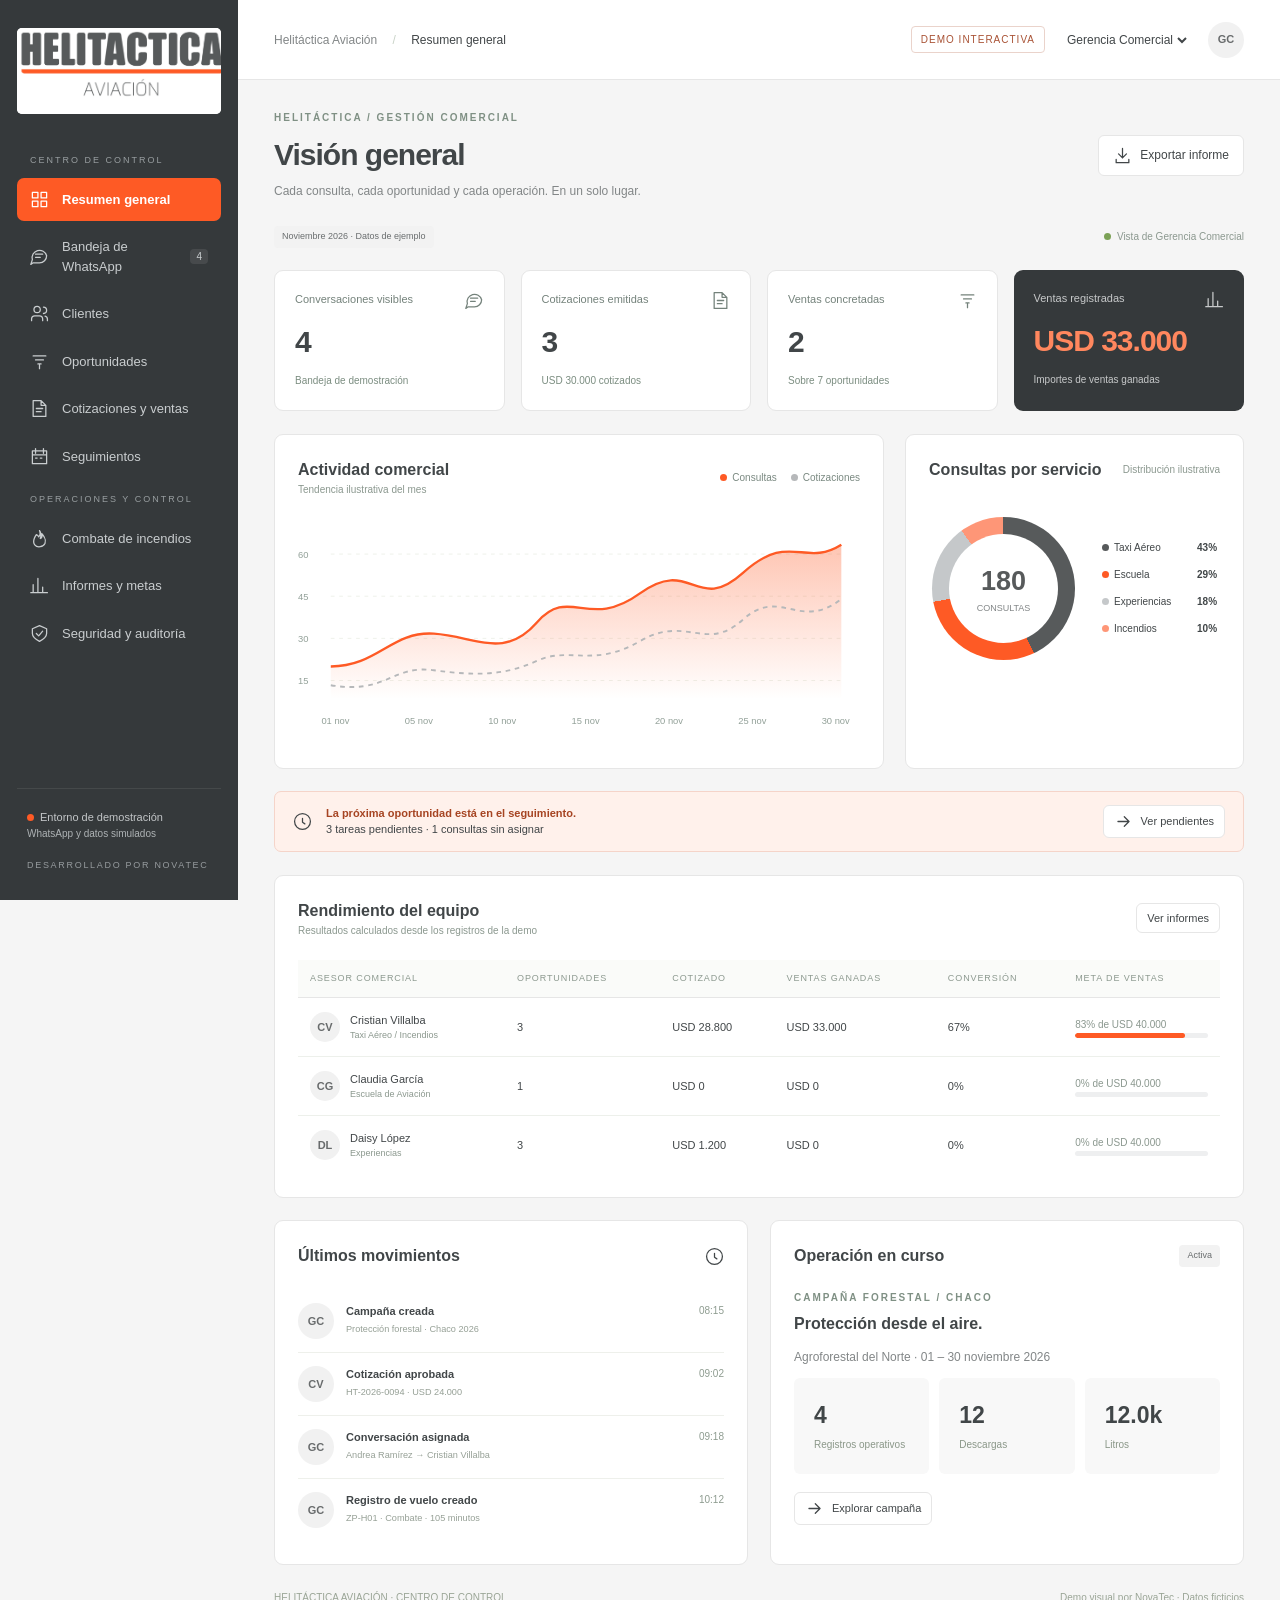
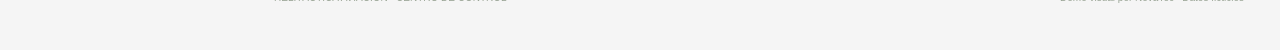
<file: demos/helitactica/index.html>
<!doctype html><html lang="es"><head><meta charset="utf-8"><meta name="viewport" content="width=device-width,initial-scale=1"><meta name="robots" content="noindex,nofollow,noarchive"><meta name="theme-color" content="#575a5b"><title>Helitáctica | Centro de control</title><meta name="description" content="Demo interactiva del CRM comercial y operaciones aéreas de Helitáctica"><style>
:root{--navy:#35393b;--green:#fe5a25;--ink:#414648;--muted:#828687;--line:#e6e6e6;--bg:#f5f5f5;--white:#fff;--orange:#fe5a25}*{box-sizing:border-box}body{margin:0;background:var(--bg);color:var(--ink);font:14px/1.5 Inter,Arial,sans-serif}button,input,select,textarea{font:inherit}button,a,select{touch-action:manipulation}button{cursor:pointer}button:focus-visible,a:focus-visible{outline:3px solid #77b945;outline-offset:3px}button{border:0}aside{width:238px;background:var(--navy);color:#c3c6c8;position:fixed;inset:0 auto 0 0;display:flex;flex-direction:column;padding:28px 17px;z-index:30}.brand{display:flex;gap:11px;align-items:center;color:white;margin:0 9px 36px}.brand svg{color:var(--green)}.brand strong{font-size:20px;letter-spacing:2px}.brand small{display:block;font-size:9px;letter-spacing:3.5px;color:#999d9e}.navlabel{font-size:9px;letter-spacing:2px;margin:15px 13px 10px;color:#989ea0}nav button{width:100%;background:none;color:#c9cdcf;padding:12px 13px;border-radius:7px;display:flex;align-items:center;gap:13px;text-align:left;margin-bottom:4px;font-size:13px}nav button.active{background:var(--green);color:#ffffff;font-weight:700}nav button:hover:not(.active){background:#ffffff0c}svg.icon{width:19px;height:19px;fill:none;stroke:currentColor;stroke-width:1.6;stroke-linecap:round;stroke-linejoin:round;flex-shrink:0}.count{margin-left:auto;font-size:10px;background:#ffffff17;border-radius:4px;padding:0 6px}.sidebarbottom{margin-top:auto;border-top:1px solid #ffffff14;padding:20px 10px 0;font-size:11px}.signal{display:inline-block;width:7px;height:7px;background:#fe5a25;border-radius:50%;margin-right:6px}.powered{margin-top:18px;letter-spacing:1.7px;font-size:9px;color:#969b9e}main{margin-left:238px}header{height:80px;display:flex;align-items:center;justify-content:space-between;padding:0 36px;background:white;border-bottom:1px solid var(--line);gap:15px}.crumb{font-size:12px;color:var(--muted)}.crumb b{color:var(--ink);font-weight:500}.header-right{display:flex;align-items:center;gap:18px}.demo{font-size:10px;padding:5px 9px;border:1px solid #d5e1d0;color:#64775d;border-radius:4px;letter-spacing:1px}.avatar{width:36px;height:36px;display:inline-flex;justify-content:center;align-items:center;background:#f1f1f1;border-radius:50%;font-size:11px;font-weight:700;color:#686b6c}.role{border:0;background:transparent;max-width:175px;font-size:12px;color:var(--ink)}.content{padding:30px 36px 45px;max-width:1680px;margin:auto}.eyebrow{text-transform:uppercase;font-size:10px;font-weight:600;letter-spacing:2px;color:#7f9084;margin-bottom:7px}h1{font-size:30px;letter-spacing:-1px;font-weight:600;margin:0 0 5px}h2{font-size:16px;font-weight:600;margin:0}h3{font-size:14px;margin:0 0 8px}.sub{color:var(--muted);font-size:12px}.pagehead{display:flex;justify-content:space-between;align-items:center;margin-bottom:26px;gap:16px}.actions{display:flex;gap:9px;align-items:center;flex-wrap:wrap}.btn{padding:10px 14px;border:1px solid var(--line);border-radius:6px;background:white;color:var(--ink);font-size:12px;display:inline-flex;align-items:center;justify-content:center;gap:8px}.btn.primary{background:var(--navy);color:white;border-color:var(--navy)}.btn.lime{background:var(--green);border-color:var(--green)}.btn.small{padding:6px 10px;font-size:11px}.btn:hover{filter:brightness(.96)}.toolbar{display:flex;gap:9px;align-items:center;margin-bottom:22px;flex-wrap:wrap}.toolbar input,.toolbar select{padding:8px 11px;border:1px solid var(--line);background:white;border-radius:5px;color:#52645e;font-size:11px}.toolbar .right{margin-left:auto}.cards{display:grid;grid-template-columns:repeat(4,minmax(0,1fr));gap:16px;margin-bottom:23px}.card,.panel{background:white;border:1px solid var(--line);border-radius:9px}.card{padding:20px}.card .label{display:flex;justify-content:space-between;color:#74827b;font-size:11px}.value{font-size:30px;line-height:1.3;font-weight:600;letter-spacing:-1px;margin:12px 0 8px}.card small{font-size:10px;color:#7b8d80}.up{color:#4e8539!important}.card.feature{background:var(--navy);color:white;border:0}.feature .label,.feature small{color:#c7c9ca}.feature .value{color:var(--green)}.grid{display:grid;grid-template-columns:minmax(0,1.8fr) minmax(280px,1fr);gap:21px;margin-bottom:22px}.panel{padding:23px;min-width:0}.panelhead{display:flex;justify-content:space-between;align-items:center;margin-bottom:22px;gap:10px}.legend{font-size:10px;color:#7a8981;display:flex;gap:14px}.dot{width:7px;height:7px;display:inline-block;border-radius:50%;margin-right:5px}.chart{height:220px;width:100%}.chart text{font:10px Arial;fill:#92a098}.donutbox{display:flex;align-items:center;gap:27px;justify-content:center;padding:13px 0}.donut{width:143px;height:143px;border-radius:50%;background:conic-gradient(#575a5b 0 43%,#fe5a25 43% 72%,#c5c8ca 72% 90%,#fe9677 90%);position:relative;display:grid;place-items:center;flex-shrink:0}.donut:after{content:'';position:absolute;inset:17px;border-radius:50%;background:white}.donut span{z-index:1;text-align:center;font-size:27px;font-weight:600}.donut small{display:block;font-size:9px;font-weight:400;color:var(--muted)}.servicelist{font-size:10px;min-width:115px}.servicelist p{margin:12px 0;display:flex;justify-content:space-between;gap:18px}.strip{display:flex;align-items:center;background:#fff1eb;border:1px solid #f5d4c9;padding:13px 18px;border-radius:7px;margin-bottom:23px;gap:14px;font-size:11px}.strip strong{color:#a64422}.strip .btn{margin-left:auto}.tablewrap{overflow:auto}table{width:100%;border-collapse:collapse;text-align:left;font-size:11px;white-space:nowrap}th{font-size:9px;text-transform:uppercase;letter-spacing:.9px;color:#8c998f;font-weight:500;padding:12px;border-bottom:1px solid var(--line);background:#fafbf9}td{padding:14px 12px;border-bottom:1px solid #edf0eb}tr:last-child td{border-bottom:0}.person{display:flex;align-items:center;gap:10px}.person .avatar{width:30px;height:30px}.person small{display:block;font-size:9px;color:#8b988e}.pill{display:inline-flex;border-radius:4px;padding:4px 8px;font-size:9px;background:#f2f2f2;color:#696d6e;white-space:nowrap}.pill.orange{background:#fff0e4;color:#a96a38}.pill.blue{background:#e9f0f5;color:#55768d}.pill.gray{background:#f0f1ee;color:#7b857c}.progress{height:5px;background:#eeeff0;border-radius:4px;min-width:75px;overflow:hidden}.progress span{display:block;height:100%;background:#fe5a25;border-radius:4px}.twocol{display:grid;grid-template-columns:1fr 1fr;gap:22px}.feedrow{display:flex;gap:12px;border-bottom:1px solid #eef0eb;padding:13px 0;font-size:11px}.feedrow:last-child{border:0}.feedrow small{display:block;color:#96a096;margin-top:3px}.feedrow time{margin-left:auto;color:#8e9c90;font-size:10px;white-space:nowrap}.sectionnav{display:flex;gap:24px;border-bottom:1px solid var(--line);margin-bottom:22px;overflow:auto}.sectionnav button{padding:11px 0;background:none;color:#8a978d;font-size:12px;white-space:nowrap}.sectionnav button.active{color:#26473a;border-bottom:2px solid #fe5a25}.board{display:grid;grid-template-columns:repeat(4,minmax(210px,1fr));gap:15px;overflow:auto}.col{background:#eeeff0;border-radius:8px;padding:13px;min-height:400px}.colhead{display:flex;justify-content:space-between;font-size:11px;margin-bottom:15px}.deal{background:white;padding:16px;border:1px solid var(--line);border-radius:7px;margin-bottom:12px}.deal h3{margin:8px 0 4px;font-size:12px}.deal .price{font-size:20px;margin:13px 0}.deal .btn{width:100%;margin-top:12px}.mini{font-size:10px;color:#8b988f}.inbox{display:grid;grid-template-columns:290px minmax(250px,1fr) 230px;border:1px solid var(--line);border-radius:8px;background:white;overflow:hidden;height:610px}.threads{border-right:1px solid var(--line);overflow:auto}.thread{padding:18px;border-bottom:1px solid #edf0ea;cursor:pointer}.thread.selected{background:#fff3ed;border-left:3px solid #fe5a25}.thread strong{font-size:12px}.thread p{font-size:11px;color:#899387;margin:7px 0}.thread small{font-size:9px}.chat{display:flex;flex-direction:column;min-width:0}.chathead{padding:17px 20px;border-bottom:1px solid var(--line);display:flex;justify-content:space-between;gap:10px}.messages{padding:24px;flex:1;overflow:auto;background:#f7f8f4}.message{padding:12px 15px;background:white;border:1px solid #e4e9dd;border-radius:0 10px 10px 10px;max-width:84%;margin-bottom:15px;font-size:12px}.message.out{background:#fff0e9;margin-left:auto;border-radius:10px 0 10px 10px}.message small{display:block;color:#94a084;font-size:9px;text-align:right;margin-top:6px}.composer{padding:16px;border-top:1px solid var(--line);display:flex;gap:8px}.composer input{min-width:0;flex:1;border:1px solid var(--line);padding:10px;border-radius:5px}.contactdetail{padding:21px;border-left:1px solid var(--line)}.contactdetail label{display:block;font-size:9px;text-transform:uppercase;color:#8e9a8a;margin:18px 0 6px}.contactdetail select{width:100%;font-size:11px;padding:8px;border:1px solid var(--line);background:white}.campaignhero{background:var(--navy);color:white;padding:28px;border-radius:9px;margin-bottom:22px;display:flex;justify-content:space-between;gap:20px;align-items:center}.campaignhero h2{font-size:25px;letter-spacing:-.5px;margin:10px 0}.campaignhero .sub{color:#c7cbcc}.campaignhero .pill{background:#fe5a2520;color:var(--green)}.campmap{width:190px;height:130px;opacity:.7}.metriclist{display:grid;grid-template-columns:repeat(3,1fr);gap:10px}.metricbox{padding:20px;background:#f8f8f8;border-radius:6px}.metricbox b{font-size:23px;display:block}.metricbox small{color:#8a9788;font-size:10px}.flightline{display:flex;align-items:center;gap:15px;padding:15px 0;border-bottom:1px solid var(--line)}.flightline b{font-size:13px}.flightline small{font-size:10px;color:#8b988a}.flightline .pill{margin-left:auto}.empty{padding:35px;text-align:center;color:var(--muted)}footer{font-size:10px;color:#9aa596;margin-top:25px;display:flex;justify-content:space-between}.modalback{position:fixed;inset:0;background:#0b2328a1;backdrop-filter:blur(4px);z-index:80;display:grid;place-items:center;padding:20px}.modal{background:white;border-radius:12px;padding:28px;width:560px;max-width:100%;max-height:90vh;overflow:auto;box-shadow:0 30px 100px #0003}.modal h2{font-size:23px;margin-bottom:8px}.formgrid{display:grid;grid-template-columns:1fr 1fr;gap:14px;margin:22px 0}.field label{display:block;font-size:11px;margin-bottom:6px;color:#6c7d6e}.field input,.field select,.field textarea{width:100%;padding:10px;border:1px solid var(--line);border-radius:5px;background:#fbfcfa}.field.full{grid-column:1/-1}.toast{position:fixed;bottom:28px;right:28px;background:var(--navy);color:white;padding:15px 23px;border-radius:8px;z-index:100;box-shadow:0 10px 40px #0002;font-size:12px}.mobilemenu{display:none}.reportcard{padding:22px;background:white;border:1px solid var(--line);border-radius:8px}.reportcards{display:grid;grid-template-columns:repeat(3,1fr);gap:18px}.reportcard .icon{margin-bottom:18px;color:#66834b}.reportcard p{color:#87927f;font-size:11px;min-height:37px}.permission{border-left:3px solid #fe5a25;padding:10px 15px;background:#fff3ed;margin:20px 0;font-size:12px}.step{display:flex;gap:16px;padding:18px 0;border-bottom:1px solid var(--line)}.stepnum{width:32px;height:32px;border-radius:50%;background:#fff0e9;display:grid;place-items:center;font-size:12px;flex-shrink:0}.step p{margin:5px 0;font-size:11px;color:#81907e}.badgeoffline{color:#9cae9f;font-size:10px}a{color:inherit}body.menuopen aside{transform:translateX(0)}@media(min-width:1500px){.content{padding:35px 48px}.chart{height:245px}}@media(max-width:1200px){aside{width:205px}main{margin-left:205px}.content{padding:25px}.grid{grid-template-columns:1.5fr 1fr}.donutbox{gap:15px;flex-wrap:wrap}.inbox{grid-template-columns:240px 1fr}.contactdetail{display:none}.cards{gap:10px}.card{padding:16px}.value{font-size:25px}}@media(max-width:850px){aside{transform:translateX(-100%);transition:.2s}main{margin:0}header{padding:0 20px;height:68px}.mobilemenu{display:inline-flex;background:none;padding:7px}.crumb{display:none}.content{padding:23px 18px}.grid,.twocol{grid-template-columns:1fr}.cards{grid-template-columns:repeat(2,1fr)}h1{font-size:25px}.pagehead{align-items:flex-start}.header-right{gap:9px}.reportcards{grid-template-columns:1fr 1fr}.inbox{grid-template-columns:210px 1fr}.campaignhero{padding:22px}.campmap{width:115px}.pagehead .actions .btn{font-size:10px;padding:9px}.legend{gap:7px}.role{max-width:145px}}@media(max-width:560px){.demo{font-size:8px}.header-right>.avatar{display:none}.pagehead{flex-direction:column;gap:15px}.value{font-size:24px}.cards{gap:9px}.card{padding:15px}.card .label{font-size:10px}.panel{padding:18px}.reportcards{grid-template-columns:1fr}.inbox{display:block;height:auto}.threads{max-height:185px;border-bottom:1px solid var(--line)}.thread{padding:10px 15px}.thread p{margin:3px 0}.chat{height:470px}.campaignhero{display:block}.campmap{display:none}.metriclist{grid-template-columns:1fr 1fr}.toolbar .right{margin-left:0}.formgrid{grid-template-columns:1fr}.field.full{grid-column:auto}.strip{align-items:flex-start;flex-wrap:wrap}.strip .btn{margin-left:0}footer{gap:10px;font-size:8px}.donutbox{flex-wrap:nowrap}}@media print{aside,header,.toolbar,.pagehead .actions,.btn,footer,.sectionnav{display:none!important}main{margin:0}.content{padding:0}.panel,.card{break-inside:avoid}.cards{grid-template-columns:repeat(4,1fr)}body{background:white}.grid{grid-template-columns:1fr 1fr}}
@media(min-width:561px) and (max-width:1200px){.inbox{height:auto}.chat{height:540px}.contactdetail{display:block;grid-column:1/-1;border-top:1px solid var(--line);border-left:0;display:flex;flex-wrap:wrap;align-items:center;gap:12px}.contactdetail label{margin:0}.contactdetail select{width:auto}.contactdetail p{max-width:260px}}@media(max-width:560px){.contactdetail{display:block;border-left:0;border-top:1px solid var(--line)}}@media print{body:has(.modalback) main,body:has(.modalback) aside{display:none!important}.modalback{position:static;background:white;padding:0;display:block}.modal{width:100%;max-height:none;box-shadow:none;padding:20px;overflow:visible}.toast{display:none}}
.brand-official{background:#fff;position:relative;height:86px;min-height:86px;margin:0 0 25px;border-radius:5px;overflow:hidden}.brand-official img{position:absolute;width:258px;height:auto;max-width:none;left:-33px;top:-25px}nav button.active{color:#fff}nav button.active .count{background:#ffffff30}.btn.primary{background:#fe5a25;border-color:#fe5a25;color:white}.feature .value{color:#ff875e}.card.feature{background:#35393b}.signal{background:#fe5a25}.brand small{color:#93999b}.strip strong{color:#a64422}.donut span{color:#575a5b}.permission{border-color:#fe5a25;background:#fff3ed}.btn:focus-visible,nav button:focus-visible{outline-color:#fe5a25}.sectionnav button.active{color:#b5421b;border-bottom-color:#fe5a25}.up{color:#be4d29!important}.thread.selected{border-left-color:#fe5a25}.demo{border-color:#ead3cb;color:#a95336}.pill.orange{background:#fff0e9;color:#ae4824}.progress span{background:#fe5a25}.reportcard .icon{color:#d7582c}.badgeoffline{color:#aeb3b5}@media(max-width:1200px){.brand-official img{width:220px;left:-29px;top:-20px}.brand-official{height:77px;min-height:77px}}@media(max-width:850px){.brand-official img{width:220px;left:-29px;top:-20px}}
</style></head><body><aside><div class="brand brand-official"><img src="./helitactica-logo.png" alt="Helitactica Aviación" width="2362" height="1063"></div><div class="navlabel">CENTRO DE CONTROL</div><nav id="nav"></nav><div class="sidebarbottom"><span class="signal"></span>Entorno de demostración<div class="badgeoffline">WhatsApp y datos simulados</div><div class="powered">DESARROLLADO POR NOVATEC</div></div></aside><main><header><button class="mobilemenu" aria-label="Abrir menú" onclick="document.body.classList.toggle('menuopen')">☰</button><div class="crumb">Helitáctica Aviación <span style="margin:0 12px;color:#c8d2c7">/</span> <b id="breadcrumb">Resumen general</b></div><div class="header-right"><span class="demo">DEMO INTERACTIVA</span><select class="role" id="role" aria-label="Cambiar perfil de demostración"><option>Gerencia Comercial</option><option>Cristian Villalba</option><option>Claudia García</option><option>Daisy López</option></select><div class="avatar" id="useravatar">GC</div></div></header><div class="content" id="app"></div></main><div id="overlay"></div><div id="notifications" aria-live="polite"></div>
<script>
const paths={dashboard:'M3 3h7v7H3zM14 3h7v7h-7zM3 14h7v7H3zM14 14h7v7h-7z',chat:'M21 11a9 9 0 0 1-9 9H4l-3 2 2-6a9 9 0 1 1 18-5ZM7 9h9M7 13h6',users:'M16 21v-2a4 4 0 0 0-4-4H6a4 4 0 0 0-4 4v2M9 11a4 4 0 1 0 0-8 4 4 0 0 0 0 8M17 4a4 4 0 0 1 0 8M22 21v-2a4 4 0 0 0-3-3.8',pipeline:'M4 5h16M7 10h10M10 15h4M12 15v6',doc:'M14 2H4v20h16V8ZM14 2v6h6M8 12h8M8 16h6',calendar:'M3 5h18v16H3zM7 2v6M17 2v6M3 10h18M7 14h2M13 14h2',fire:'M12 2s2 5-1 8c-1-2-3-3-3-3s-6 8-2 13c3 4 11 3 13-2 2-6-4-12-4-12s1 5-2 6c2-6-1-10-1-10Z',chart:'M4 21V11M10 21V3M16 21v-7M22 21H1',shield:'M12 2 3 6v6c0 5 9 10 9 10s9-5 9-10V6ZM8 12l3 3 5-6',plus:'M12 4v16M4 12h16',arrow:'M5 12h14M13 6l6 6-6 6',download:'M12 3v12M7 10l5 5 5-5M4 17v4h16v-4',plane:'M22 2 9 15M22 2l-6 20-4-10L2 8Z',clock:'M12 8v5l3 2M22 12a10 10 0 1 1-20 0 10 10 0 0 1 20 0',check:'M5 12l4 4L20 5'};const icon=(n)=>`<svg class="icon" viewBox="0 0 24 24" aria-hidden="true"><path d="${paths[n]||paths.doc}"/></svg>`;
const navs=[['dashboard','Resumen general','dashboard'],['inbox','Bandeja de WhatsApp','chat'],['clients','Clientes','users'],['pipeline','Oportunidades','pipeline'],['quotes','Cotizaciones y ventas','doc'],['tasks','Seguimientos','calendar'],['fire','Combate de incendios','fire'],['reports','Informes y metas','chart'],['security','Seguridad y auditoría','shield']];
const sellers=['Cristian Villalba','Claudia García','Daisy López'];let role='Gerencia Comercial',view='dashboard',firetab='Resumen',selected=0,search='',service='Todos los servicios';const esc=s=>String(s??'').replace(/[&<>"']/g,c=>({'&':'&amp;','<':'&lt;','>':'&gt;','"':'&quot;',"'":'&#39;'}[c]));const money=n=>'USD '+Number(n).toLocaleString('es-PY',{maximumFractionDigits:0});const initials=s=>s.split(' ').map(w=>w[0]).slice(0,2).join('');
const initial={clients:[{name:'Agroforestal del Norte',contact:'Martín Benítez',service:'Combate de Incendios',seller:sellers[0],email:'martin@example.com'},{name:'Grupo Atlas',contact:'Andrea Ramírez',service:'Taxi Aéreo',seller:sellers[0],email:'andrea@example.com'},{name:'Lucía Fernández',contact:'Lucía Fernández',service:'Escuela de Aviación',seller:sellers[1],email:'lucia@example.com'},{name:'Santiago Acosta',contact:'Santiago Acosta',service:'Experiencias',seller:sellers[2],email:'santiago@example.com'},{name:'Estancias del Chaco',contact:'Roberto Vera',service:'Combate de Incendios',seller:sellers[0],email:'roberto@example.com'},{name:'Valentina Rojas',contact:'Valentina Rojas',service:'Escuela de Aviación',seller:sellers[1],email:'valentina@example.com'}],deals:[{name:'Traslado corporativo · Asunción / Encarnación',client:'Grupo Atlas',service:'Taxi Aéreo',seller:sellers[0],amount:4800,stage:'Cotizada',aircraft:'ZP-H01'},{name:'Curso de piloto privado',client:'Lucía Fernández',service:'Escuela de Aviación',seller:sellers[1],amount:7200,stage:'En atención',aircraft:'ZP-H02'},{name:'Campaña forestal · Chaco',client:'Agroforestal del Norte',service:'Combate de Incendios',seller:sellers[0],amount:24000,stage:'Ganada',aircraft:'ZP-H01'},{name:'Vuelo panorámico para dos',client:'Santiago Acosta',service:'Experiencias',seller:sellers[2],amount:650,stage:'Nueva',aircraft:'ZP-H03'},{name:'Experiencia piloto por un día',client:'Valentina Rojas',service:'Experiencias',seller:sellers[2],amount:1200,stage:'Cotizada',aircraft:'ZP-H03'},{name:'Traslado de pasajeros',client:'Estancias del Chaco',service:'Taxi Aéreo',seller:sellers[0],amount:9000,stage:'Ganada',aircraft:'ZP-H01'},{name:'Vuelo especial · evento',client:'Grupo Atlas',service:'Experiencias',seller:sellers[2],amount:2100,stage:'Perdida',reason:'Fecha no disponible',aircraft:'ZP-H03'}],quotes:[{number:'HT-2026-0095',client:'Grupo Atlas',seller:sellers[0],amount:4800,status:'Enviada',version:1},{number:'HT-2026-0094',client:'Agroforestal del Norte',seller:sellers[0],amount:24000,status:'Aprobada',version:2},{number:'HT-2026-0093',client:'Valentina Rojas',seller:sellers[2],amount:1200,status:'Enviada',version:1}],tasks:[{name:'Confirmar fecha de vuelo corporativo',client:'Grupo Atlas',seller:sellers[0],date:'2026-11-09',done:false},{name:'Enviar requisitos de inscripción',client:'Lucía Fernández',seller:sellers[1],date:'2026-11-08',done:false},{name:'Seguimiento de propuesta panorámica',client:'Santiago Acosta',seller:sellers[2],date:'2026-11-07',done:false}],chats:[{name:'Andrea Ramírez',company:'Grupo Atlas',service:'Taxi Aéreo',seller:sellers[0],status:'Cotizada',expired:false,messages:[{text:'Buen día, necesitamos un traslado para 4 personas desde Asunción a Encarnación. ¿Tienen disponibilidad para el viernes?',out:false},{text:'Buen día, Andrea. Soy Cristian, su asesor de Helitáctica. Tenemos disponibilidad. Le preparé una propuesta para el traslado.',out:true},{text:'Perfecto, ¿podrías enviarme la cotización y los horarios disponibles?',out:false}]},{name:'Lucía Fernández',company:'Lucía Fernández',service:'Escuela de Aviación',seller:sellers[1],status:'En atención',expired:false,messages:[{text:'Hola, quisiera información sobre el curso de piloto privado y los requisitos para inscribirme.',out:false}]},{name:'Santiago Acosta',company:'Santiago Acosta',service:'Experiencias',seller:'Sin asignar',status:'Pendiente',expired:false,messages:[{text:'Hola, ¿cuánto cuesta un vuelo panorámico para dos personas?',out:false}]},{name:'Roberto Vera',company:'Estancias del Chaco',service:'Combate de Incendios',seller:sellers[0],status:'En atención',expired:true,messages:[{text:'Necesitamos retomar la propuesta de cobertura aérea de nuestra estancia.',out:false}]}],flights:[{date:'2026-11-08',aircraft:'ZP-H01',pilot:'Juan Pérez',activity:'Combate',start:'08:20',end:'10:05',mins:105,distance:82,drops:7,liters:7000,zone:'Sector Norte',outside:false},{date:'2026-11-08',aircraft:'ZP-H03',pilot:'Ana Torres',activity:'Patrullaje',start:'10:30',end:'11:20',mins:50,distance:48,drops:0,liters:0,zone:'Sector Este',outside:false},{date:'2026-11-07',aircraft:'ZP-H01',pilot:'Juan Pérez',activity:'Combate',start:'17:10',end:'18:30',mins:80,distance:65,drops:5,liters:5000,zone:'Sector Norte',outside:true},{date:'2026-11-07',aircraft:'ZP-H03',pilot:'Ana Torres',activity:'Verificación',start:'09:00',end:'09:40',mins:40,distance:32,drops:0,liters:0,zone:'Sector Sur',outside:false}],campaigns:[{name:'Protección forestal · Chaco 2026',client:'Agroforestal del Norte',location:'Mariscal Estigarribia, Paraguay',start:'2026-11-01',end:'2026-11-30',status:'Activa'}],audit:[{action:'Campaña creada',detail:'Protección forestal · Chaco 2026',user:'Gerencia Comercial',time:'08:15'},{action:'Cotización aprobada',detail:'HT-2026-0094 · USD 24.000',user:sellers[0],time:'09:02'},{action:'Conversación asignada',detail:'Andrea Ramírez → Cristian Villalba',user:'Gerencia Comercial',time:'09:18'},{action:'Registro de vuelo creado',detail:'ZP-H01 · Combate · 105 minutos',user:'Gerencia Comercial',time:'10:12'}]};let db;try{db=JSON.parse(localStorage.getItem('helitactica-demo-v1'))||structuredClone(initial)}catch{db=structuredClone(initial)}
function save(action,detail){db.audit.unshift({action,detail,user:role,time:new Date().toLocaleTimeString('es-PY',{hour:'2-digit',minute:'2-digit'})});localStorage.setItem('helitactica-demo-v1',JSON.stringify(db))}function toast(t){document.querySelector('#notifications').innerHTML=`<div class="toast">${esc(t)}</div>`;setTimeout(()=>document.querySelector('#notifications').innerHTML='',3500)}function mine(items){return role==='Gerencia Comercial'?items:items.filter(x=>x.seller===role)}function filter(items){return mine(items).filter(x=>(service==='Todos los servicios'||x.service===service)&&(!search||JSON.stringify(x).toLowerCase().includes(search.toLowerCase())))}function go(v){view=v;search='';service='Todos los servicios';document.body.classList.remove('menuopen');render()}function pill(t){return `<span class="pill ${['Pendiente','Cotizada','Enviada','Suspendida'].includes(t)?'orange':['En atención','Patrullaje'].includes(t)?'blue':['Perdida','Cancelada','Finalizada'].includes(t)?'gray':''}">${esc(t)}</span>`}function button(label,fn,style='',ico=''){return `<button class="btn ${style}" onclick="${fn}">${ico?icon(ico):''}${label}</button>`}function person(name,sub=''){return `<div class="person"><span class="avatar">${esc(initials(name))}</span><div>${esc(name)}${sub?`<small>${esc(sub)}</small>`:''}</div></div>`}function head(title,desc,action=''){return `<div class="pagehead"><div><div class="eyebrow">${view==='fire'?'Operaciones aéreas':'Helitáctica / Gestión comercial'}</div><h1>${title}</h1><div class="sub">${desc}</div></div><div class="actions">${action}</div></div>`}function card(label,value,note,ico='chart',feature=false){return `<div class="card ${feature?'feature':''}"><div class="label">${label}${icon(ico)}</div><div class="value">${value}</div><small>${note}</small></div>`}function table(headers,rows){return `<div class="tablewrap"><table><thead><tr>${headers.map(h=>`<th>${h}</th>`).join('')}</tr></thead><tbody>${rows.join('')||`<tr><td colspan="${headers.length}" class="empty">No hay registros para estos filtros.</td></tr>`}</tbody></table></div>`}function row(a){return '<tr>'+a.map(x=>`<td>${x}</td>`).join('')+'</tr>'}function opts(a,val){return a.map(x=>`<option ${x===val?'selected':''}>${esc(x)}</option>`).join('')}const services=['Taxi Aéreo','Escuela de Aviación','Experiencias','Combate de Incendios','Otros'];function toolbar(){return `<div class="toolbar"><input aria-label="Buscar registros" placeholder="Buscar cliente, servicio o asesor…" value="${esc(search)}" onchange="search=this.value;render()"><select aria-label="Filtrar servicio" onchange="service=this.value;render()">${opts(['Todos los servicios',...services],service)}</select><span class="right mini">Datos ilustrativos · Noviembre 2026</span></div>`}function chart(){return `<svg class="chart" viewBox="0 0 600 220" role="img" aria-label="Tendencia ilustrativa: consultas y cotizaciones por semana"><defs><linearGradient id="area" x1="0" y1="0" x2="0" y2="1"><stop stop-color="#fe5a25" stop-opacity=".35"/><stop offset="1" stop-color="#fe5a25" stop-opacity="0"/></linearGradient></defs>${[30,75,120,165].map((y,i)=>`<path d="M35 ${y}H580" stroke="#edf0e9" stroke-dasharray="4 5"/><text x="0" y="${y+4}">${60-i*15}</text>`).join('')}<path d="M35 150C85 150 100 112 145 115S220 143 255 103 310 112 365 72 425 95 475 50 540 45 580 20V185H35Z" fill="url(#area)"/><path d="M35 150C85 150 100 112 145 115S220 143 255 103 310 112 365 72 425 95 475 50 540 45 580 20" fill="none" stroke="#fe5a25" stroke-width="2.5"/><path d="M35 170C95 180 100 148 145 154S220 160 255 144 315 152 365 123 435 136 475 100 535 113 580 78" fill="none" stroke="#b6b8ba" stroke-width="2" stroke-dasharray="5 5"/>${['01 nov','05 nov','10 nov','15 nov','20 nov','25 nov','30 nov'].map((t,i)=>`<text x="${25+i*89}" y="211">${t}</text>`).join('')}</svg>`}
function dashboard(){let deals=mine(db.deals),won=deals.filter(d=>d.stage==='Ganada'),total=won.reduce((a,d)=>a+d.amount,0);return head(role==='Gerencia Comercial'?'Visión general':'Mi espacio comercial','Cada consulta, cada oportunidad y cada operación. En un solo lugar.',button('Exportar informe',"exportData('comercial')",'','download'))+`<div class="toolbar"><span class="pill">Noviembre 2026 · Datos de ejemplo</span><span class="right mini"><span class="signal" style="background:#7ba156"></span>Vista de ${esc(role)}</span></div><div class="cards">${card('Conversaciones visibles',mine(db.chats).length,'Bandeja de demostración','chat')}${card('Cotizaciones emitidas',mine(db.quotes).length,money(mine(db.quotes).reduce((a,d)=>a+d.amount,0))+' cotizados','doc')}${card('Ventas concretadas',won.length,'Sobre '+deals.length+' oportunidades','pipeline')}${card('Ventas registradas',money(total),'Importes de ventas ganadas','chart',true)}</div><div class="grid"><section class="panel"><div class="panelhead"><div><h2>Actividad comercial</h2><div class="mini">Tendencia ilustrativa del mes</div></div><div class="legend"><span><i class="dot" style="background:#fe5a25"></i>Consultas</span><span><i class="dot" style="background:#b6b8ba"></i>Cotizaciones</span></div></div>${chart()}</section><section class="panel"><div class="panelhead"><h2>Consultas por servicio</h2><span class="mini">Distribución ilustrativa</span></div><div class="donutbox"><div class="donut"><span>180<small>CONSULTAS</small></span></div><div class="servicelist">${[['Taxi Aéreo','43%','#575a5b'],['Escuela','29%','#fe5a25'],['Experiencias','18%','#c5c8ca'],['Incendios','10%','#fe9677']].map(x=>`<p><span><i class="dot" style="background:${x[2]}"></i>${x[0]}</span><b>${x[1]}</b></p>`).join('')}</div></div></section></div><div class="strip">${icon('clock')}<div><strong>La próxima oportunidad está en el seguimiento.</strong><br>${mine(db.tasks).filter(t=>!t.done).length} tareas pendientes · ${role==='Gerencia Comercial'?db.chats.filter(c=>c.seller==='Sin asignar').length:0} consultas sin asignar</div>${button('Ver pendientes',"go('tasks')",'small','arrow')}</div><section class="panel"><div class="panelhead"><div><h2>${role==='Gerencia Comercial'?'Rendimiento del equipo':'Mis resultados'}</h2><div class="mini">Resultados calculados desde los registros de la demo</div></div>${button('Ver informes',"go('reports')",'small')}</div>${sellerTable()}</section><div class="twocol" style="margin-top:22px"><section class="panel"><div class="panelhead"><h2>Últimos movimientos</h2>${icon('clock')}</div>${db.audit.slice(0,4).map(a=>`<div class="feedrow"><span class="avatar">${initials(a.user)}</span><div><b>${esc(a.action)}</b><small>${esc(a.detail)}</small></div><time>${esc(a.time)}</time></div>`).join('')}</section><section class="panel"><div class="panelhead"><h2>Operación en curso</h2>${pill('Activa')}</div><div class="eyebrow">Campaña forestal / Chaco</div><h2>Protección desde el aire.</h2><p class="sub">Agroforestal del Norte · 01 – 30 noviembre 2026</p><div class="metriclist"><div class="metricbox"><b>${db.flights.length}</b><small>Registros operativos</small></div><div class="metricbox"><b>${db.flights.reduce((a,f)=>a+f.drops,0)}</b><small>Descargas</small></div><div class="metricbox"><b>${(db.flights.reduce((a,f)=>a+f.liters,0)/1000).toFixed(1)}k</b><small>Litros</small></div></div><div style="margin-top:18px">${button('Explorar campaña',"go('fire')",'small','arrow')}</div></section></div>`}
function sellerTable(){return table(['Asesor comercial','Oportunidades','Cotizado','Ventas ganadas','Conversión','Meta de ventas'],sellers.filter(s=>role==='Gerencia Comercial'||role===s).map((s,i)=>{let ds=db.deals.filter(d=>d.seller===s),n=ds.filter(d=>d.stage==='Ganada'),amount=n.reduce((a,d)=>a+d.amount,0),pct=Math.min(100,Math.round(amount/400));return row([person(s,['Taxi Aéreo / Incendios','Escuela de Aviación','Experiencias'][i]),ds.length,money(db.quotes.filter(q=>q.seller===s).reduce((a,q)=>a+q.amount,0)),money(amount),Math.round(n.length/Math.max(1,ds.length)*100)+'%',`<span class="mini">${pct}% de USD 40.000</span><div class="progress"><span style="width:${pct}%"></span></div>`])}))}
function inbox(){let visible=db.chats.map((c,i)=>({...c,id:i})).filter(c=>role==='Gerencia Comercial'||c.seller===role);if(!visible.some(c=>c.id===selected))selected=visible[0]?.id??-1;let c=db.chats[selected];return head('Bandeja de WhatsApp','Una línea corporativa. Un historial compartido. Atención coordinada.',button('Simular consulta',"simulate()",'primary','plus'))+`<div class="inbox"><div class="threads"><div style="padding:17px;border-bottom:1px solid var(--line)"><b>Conversaciones</b> <span class="pill">${visible.length}</span><div class="mini" style="margin-top:5px">Línea corporativa · Simulación</div></div>${visible.map(c=>`<div role="button" tabindex="0" onkeydown="if(event.key==='Enter'){selected=${c.id};render()}" class="thread ${c.id===selected?'selected':''}" onclick="selected=${c.id};render()"><div style="display:flex;justify-content:space-between"><strong>${esc(c.name)}</strong><small>10:24</small></div><p>${esc(c.messages.at(-1).text).slice(0,65)}…</p>${pill(c.status)} <small class="mini">${esc(c.service)}</small></div>`).join('')}</div>${c?`<div class="chat"><div class="chathead"><div>${person(c.name,c.company)}</div><span class="pill ${c.expired?'orange':''}">${c.expired?'Requiere plantilla':'Ventana activa · Demo'}</span></div><div class="messages"><div class="mini" style="text-align:center;margin-bottom:20px">8 NOVIEMBRE 2026 · CONVERSACIÓN SIMULADA</div>${c.messages.map(m=>`<div class="message ${m.out?'out':''}">${esc(m.text)}<small>${m.out?esc(m.author||'Cristian Villalba')+' · ':''}10:24 ${m.out?'✓✓':''}</small></div>`).join('')}</div><form class="composer" onsubmit="sendMessage(event)">${c.expired?button('Enviar plantilla de seguimiento',"templateMessage()",'primary'): '<input id="message" aria-label="Escribir mensaje" placeholder="Escribí una respuesta…" required><button class="btn primary" type="submit">Enviar</button>'}</form></div><div class="contactdetail"><div class="eyebrow">Ficha del contacto</div><h3>${esc(c.company)}</h3><div class="mini">Cliente de demostración</div><label>Servicio</label>${pill(c.service)}<label>Asesor asignado</label>${role==='Gerencia Comercial'?`<select aria-label="Asignar conversación" onchange="assign(this.value)">${opts(['Sin asignar',...sellers],c.seller)}</select>`:esc(c.seller)}<label>Estado de atención</label><select aria-label="Estado de conversación" onchange="db.chats[selected].status=this.value;save('Estado actualizado',db.chats[selected].name);render()">${opts(['Pendiente','En atención','Cotizada','Finalizada'],c.status)}</select><label>Acciones comerciales</label>${button('Crear oportunidad',"modal('deal')",'small')}<label>Trazabilidad</label><p class="mini">Los cambios de asignación y las respuestas se registran en la auditoría local de esta demo.</p></div>`:'<div class="empty">No tenés conversaciones asignadas.</div>'}</div><p class="mini">Demo visual: los mensajes no se envían a WhatsApp. La asignación y las respuestas se conservan en este navegador.</p>`}
function simulate(){db.chats.push({name:'María Duarte',company:'María Duarte',service:'Taxi Aéreo',seller:'Sin asignar',status:'Pendiente',expired:false,messages:[{text:'Buen día. Quisiera cotizar un traslado para tres pasajeros a Ciudad del Este.',out:false}]});selected=db.chats.length-1;save('Consulta recibida','María Duarte · Taxi Aéreo');render();toast('Consulta simulada recibida una sola vez')}function assign(s){db.chats[selected].seller=s;save('Conversación reasignada',db.chats[selected].name+' → '+s);render();toast('Asignación actualizada · Historial conservado')}function sendMessage(e){e.preventDefault();let input=document.querySelector('#message');if(!input?.value.trim())return;db.chats[selected].messages.push({text:input.value,out:true,author:db.chats[selected].seller});save('Respuesta enviada (demo)',db.chats[selected].name);render();toast('Respuesta simulada registrada')}function templateMessage(){db.chats[selected].messages.push({text:'Hola, retomamos el seguimiento de su consulta con Helitáctica. ¿Desea que continuemos con la propuesta? [Plantilla de ejemplo]',out:true,author:db.chats[selected].seller});save('Plantilla enviada (demo)',db.chats[selected].name);render();toast('Plantilla simulada registrada')}
function clients(){return head('Clientes','Relaciones duraderas, información centralizada y oportunidades conectadas.',button('Nuevo cliente',"modal('client')",'primary','plus'))+toolbar()+`<section class="panel">${table(['Cliente / contacto','Servicio','Asesor responsable','Oportunidades','Acción'],filter(db.clients).map(c=>row([person(c.name,c.contact),pill(c.service),esc(c.seller),db.deals.filter(d=>d.client===c.name).length,button('Ver ficha',`clientDetail(${db.clients.indexOf(c)})`,'small')])) )}</section>`}function clientDetail(i){let c=db.clients[i];showModal(`<h2>${esc(c.name)}</h2><p class="sub">Ficha de cliente · ${esc(c.contact)}</p><div class="permission">${esc(c.email)}<br>${esc(c.service)} · ${esc(c.seller)}</div><h3>Historial comercial</h3>${db.deals.filter(d=>d.client===c.name).map(d=>`<div class="flightline"><div><b>${esc(d.name)}</b><br><small>${money(d.amount)} · ${esc(d.aircraft)}</small></div>${pill(d.stage)}</div>`).join('')||'<p class="sub">Sin oportunidades registradas.</p>'}<div style="margin-top:20px">${button('Cerrar','closeModal()')}</div>`)}
function pipeline(){let ds=filter(db.deals);return head('Oportunidades comerciales','Del primer contacto al cierre. Cada avance, visible para todo el equipo.',button('Nueva oportunidad',"modal('deal')",'primary','plus'))+toolbar()+`<div class="board">${['Nueva','En atención','Cotizada','Ganada'].map(stage=>{let a=ds.filter(d=>d.stage===stage);return `<section class="col"><div class="colhead"><b>${stage} <span class="pill">${a.length}</span></b><span>${money(a.reduce((s,d)=>s+d.amount,0))}</span></div>${a.map(d=>`<article class="deal">${pill(d.service)}<h3>${esc(d.name)}</h3><div class="mini">${esc(d.client)}</div><div class="price">${money(d.amount)}</div>${person(d.seller,d.aircraft)}<div style="display:flex;gap:5px">${stage!=='Ganada'?button('Avanzar',`advance(${db.deals.indexOf(d)})`,'small','arrow'):pill('Venta registrada')}${stage!=='Ganada'?button('Cerrar',`lose(${db.deals.indexOf(d)})`,'small'):''}</div></article>`).join('')}</section>`}).join('')}</div><section class="panel" style="margin-top:22px"><div class="panelhead"><h2>Oportunidades perdidas y canceladas</h2></div>${table(['Oportunidad','Cliente','Importe','Estado','Motivo'],ds.filter(d=>['Perdida','Cancelada'].includes(d.stage)).map(d=>row([esc(d.name),esc(d.client),money(d.amount),pill(d.stage),esc(d.reason)])))}</section>`}function advance(i){let d=db.deals[i],steps=['Nueva','En atención','Cotizada','Ganada'];d.stage=steps[Math.min(3,steps.indexOf(d.stage)+1)];save('Oportunidad actualizada',d.name+' → '+d.stage);render();toast(d.stage==='Ganada'?'Venta registrada. Indicadores actualizados.':'Oportunidad movida a '+d.stage)}function lose(i){showModal(`<h2>Cerrar oportunidad</h2><p class="sub">${esc(db.deals[i].name)}</p><form onsubmit="event.preventDefault();db.deals[${i}].stage=this.status.value;db.deals[${i}].reason=this.reason.value;save('Oportunidad cerrada',db.deals[${i}].name);closeModal();render()"><div class="formgrid"><div class="field"><label>Resultado</label><select name="status">${opts(['Perdida','Cancelada'])}</select></div><div class="field"><label>Motivo obligatorio</label><input name="reason" required></div></div><button class="btn primary">Guardar cierre</button></form>`)}
function quotes(){let qs=mine(db.quotes);return head('Cotizaciones y ventas','Propuestas numeradas, versiones trazables y control de importes.',button('Nueva cotización',"modal('quote')",'primary','plus'))+`<div class="cards">${card('Importe cotizado',money(qs.reduce((a,q)=>a+q.amount,0)),'Propuestas registradas','doc')}${card('Cotizaciones aprobadas',qs.filter(q=>q.status==='Aprobada').length,'Aprobación de demostración','check')}${card('Ventas ganadas',money(mine(db.deals).filter(d=>d.stage==='Ganada').reduce((a,d)=>a+d.amount,0)),'Importes comerciales','chart')}${card('Facturación registrada',money(qs.filter(q=>q.invoiced).reduce((a,q)=>a+q.amount,0)),'Registro de facturas externas','doc',true)}</div><section class="panel"><div class="panelhead"><h2>Registro de propuestas</h2><span class="mini">Moneda de la demo: USD</span></div>${table(['Número / versión','Cliente','Asesor','Importe','Estado','Acciones'],qs.map(q=>row([`<b>${esc(q.number)}</b><div class="mini">Versión ${q.version}</div>`,esc(q.client),esc(q.seller),money(q.amount),pill(q.invoiced?'Facturada':q.status),`<div class="actions">${button('Vista PDF',`quotePreview(${db.quotes.indexOf(q)})`,'small')}${!q.invoiced?button(role==='Gerencia Comercial'?'Aprobar / facturar':'Solicitar aprobación',`approveQuote(${db.quotes.indexOf(q)})`,'small'):''}</div>`])))}</section><div class="permission">Los importes facturados requieren aprobación gerencial. En esta demo se registran facturas externas; no se emiten documentos tributarios.</div>`}
function approveQuote(i){let q=db.quotes[i];if(role!=='Gerencia Comercial'){save('Aprobación solicitada',q.number);toast('Solicitud registrada para gerencia');return}if(q.status!=='Aprobada'){q.status='Aprobada';save('Cotización aprobada',q.number);toast('Cotización aprobada')}else{showModal(`<h2>Registrar facturación</h2><p class="sub">${esc(q.number)} · ${money(q.amount)}</p><form onsubmit="event.preventDefault();db.quotes[${i}].invoiced=this.invoice.value;save('Factura externa registrada',this.invoice.value);closeModal();render()"><div class="field" style="margin:20px 0"><label>Número de factura externa</label><input name="invoice" required></div><button class="btn primary">Registrar factura</button></form>`);return}render()}
function quotePreview(i){let q=db.quotes[i];showModal(`<div class="eyebrow">Helitáctica Aviación · Propuesta comercial</div><h2>${esc(q.number)}</h2><p class="sub">Versión ${q.version} · Documento de ejemplo</p><div class="permission">Cliente: ${esc(q.client)}<br>Asesor: ${esc(q.seller)}</div>${table(['Concepto','Importe'],[row(['Servicio aeronáutico según propuesta',money(q.amount)])])}<p class="mini">Condiciones ilustrativas: disponibilidad sujeta a coordinación operativa y meteorología. Esta propuesta de demostración no tiene validez comercial.</p><div class="actions">${button('Imprimir / guardar PDF','window.print()','primary','download')}${button('Cerrar','closeModal()')}</div>`)}
function tasks(){let ts=mine(db.tasks);return head('Seguimientos','La próxima acción siempre tiene un responsable y una fecha.',button('Programar seguimiento',"modal('task')",'primary','plus'))+`<div class="cards">${card('Pendientes',ts.filter(t=>!t.done).length,'Acciones por completar','calendar')}${card('Vencidos',ts.filter(t=>!t.done&&t.date<'2026-11-08').length,'Requieren atención','clock')}${card('Para hoy',ts.filter(t=>t.date==='2026-11-08'&&!t.done).length,'08 de noviembre de 2026','doc')}${card('Completados',ts.filter(t=>t.done).length,'Actividad registrada','check',true)}</div><section class="panel">${table(['Seguimiento','Cliente','Responsable','Vencimiento','Estado','Acción'],ts.map(t=>row([`<b>${esc(t.name)}</b>`,esc(t.client),esc(t.seller),esc(t.date),pill(t.done?'Completado':t.date<'2026-11-08'?'Pendiente':'Programado'),t.done?'—':button('Completar',`completeTask(${db.tasks.indexOf(t)})`,'small')])) )}</section>`}function completeTask(i){db.tasks[i].done=true;save('Seguimiento completado',db.tasks[i].name);render();toast('Seguimiento completado')}
function fire(){let fs=db.flights,combat=fs.filter(f=>f.activity==='Combate'),sum=(arr,k)=>arr.reduce((a,f)=>a+Number(f[k]||0),0),hours=n=>(n/60).toFixed(1),c=db.campaigns[0];return head('Combate aéreo de incendios','Campañas, aeronaves y operaciones. Trazabilidad desde la base hasta cada descarga.',button('Nueva campaña',"modal('campaign')",'','plus')+button('Registrar operación',"modal('flight')",'primary','plus'))+`<div class="campaignhero"><div><span class="pill">${esc(c.status)} · CAMPAÑA HT-C01</span><h2>${esc(c.name)}</h2><div class="sub">${esc(c.client)} · ${esc(c.location)}</div><div class="mini" style="color:#b4b9bc;margin-top:12px">${esc(c.start)} → ${esc(c.end)} &nbsp; | &nbsp; Guardia: 07:00 – 18:00</div></div><svg class="campmap" viewBox="0 0 190 130" fill="none" aria-label="Ilustración de cobertura operativa"><path d="M15 25 65 6 102 25 152 12 178 48 156 79 170 112 112 124 70 101 22 109 8 65Z" stroke="#c0c4c6" stroke-dasharray="4 4"/><circle cx="90" cy="62" r="45" stroke="#fe5a25" opacity=".3"/><circle cx="90" cy="62" r="28" stroke="#fe5a25" opacity=".6"/><circle cx="90" cy="62" r="7" fill="#fe5a25"/><path d="M90 62 134 35M90 62 53 91" stroke="#fe5a25"/><circle cx="134" cy="35" r="4" fill="#fe5a25"/><circle cx="53" cy="91" r="4" fill="#fe5a25"/></svg></div><div class="sectionnav">${['Resumen','Bitácora de vuelo','Recursos y campañas','Documentación'].map(t=>`<button class="${firetab===t?'active':''}" onclick="firetab='${t}';render()">${t}</button>`).join('')}</div>${firetab==='Resumen'?`<div class="cards">${card('Horas de combate',hours(sum(combat,'mins'))+' h','Solo combate efectivo','fire')}${card('Vuelos técnicos y vigilancia',hours(sum(fs.filter(f=>f.activity!=='Combate'),'mins'))+' h','Excluidos del combate efectivo','plane')}${card('Lanzamientos',sum(fs,'drops'),sum(fs,'liters').toLocaleString('es-PY')+' litros descargados','chart')}${card('Distancia recorrida',sum(fs,'distance')+' NM','Millas náuticas registradas','plane',true)}</div><div class="grid"><section class="panel"><div class="panelhead"><h2>Últimas operaciones</h2>${button('Ver bitácora',"firetab='Bitácora de vuelo';render()",'small')}</div>${fs.slice().reverse().slice(0,5).map(f=>`<div class="flightline">${icon(f.activity==='Combate'?'fire':'plane')}<div><b>${esc(f.aircraft)} · ${esc(f.zone)}</b><br><small>${esc(f.date)} · ${esc(f.start)} – ${esc(f.end)} · ${f.mins} min</small></div>${pill(f.activity)}</div>`).join('')}</section><section class="panel"><div class="panelhead"><h2>Indicadores de campaña</h2></div><div class="metriclist" style="grid-template-columns:1fr 1fr">${[[new Set(fs.filter(f=>f.mins>0).map(f=>f.date)).size,'Días con vuelos'],[fs.filter(f=>f.activity==='Guardia sin vuelo').length,'Jornadas sin vuelos'],[fs.filter(f=>f.outside).length,'Fuera de guardia'],[new Set(fs.map(f=>f.zone)).size,'Zonas atendidas']].map(a=>`<div class="metricbox"><b>${a[0]}</b><small>${a[1]}</small></div>`).join('')}</div><p class="mini">Indicadores calculados a partir de los registros cargados en esta demostración.</p>${button('Informe de campaña',"exportData('incendios')",'small','download')}</section></div>`:firetab==='Bitácora de vuelo'?`<section class="panel"><div class="panelhead"><h2>Registro diario de operaciones</h2>${button('Exportar CSV',"exportData('incendios')",'small','download')}</div>${table(['Fecha','Aeronave / piloto','Actividad','Zona','Inicio / fin','Vuelo','NM','Descargas / litros','Guardia'],fs.map(f=>row([esc(f.date),person(f.aircraft,f.pilot),pill(f.activity),esc(f.zone),esc(f.start)+' – '+esc(f.end),f.mins+' min',f.distance,f.drops+' / '+Number(f.liters).toLocaleString('es-PY')+' L',pill(f.outside?'Fuera de horario':'En horario')])) )}</section>`:firetab==='Recursos y campañas'?`<div class="twocol"><section class="panel"><h2>Expedientes de campaña</h2>${db.campaigns.map((c,i)=>`<div class="flightline"><div><b>${esc(c.name)}</b><br><small>${esc(c.client)} · ${esc(c.start)} / ${esc(c.end)}</small><br><small>${esc(c.location)}</small></div><select aria-label="Estado de campaña" onchange="db.campaigns[${i}].status=this.value;save('Campaña actualizada',db.campaigns[${i}].name);render()">${opts(['Programada','Activa','Suspendida','Finalizada'],c.status)}</select></div>`).join('')}<p class="mini">La bitácora y los indicadores mostrados corresponden al expediente HT-C01.</p></section><section class="panel"><h2>Aeronaves y tripulaciones asignadas</h2>${[['ZP-H01','Juan Pérez · Piloto','Carlos Díaz · Mecánico'],['ZP-H03','Ana Torres · Piloto','Luis Núñez · Mecánico']].map(a=>`<div class="flightline">${icon('plane')}<div><b>${a[0]}</b><br><small>${a[1]}<br>${a[2]}<br>Base Chaco · 01 – 30 noviembre</small></div>${pill('Disponible')}</div>`).join('')}<p class="mini">Matrículas, tripulaciones y bases ficticias.</p></section></div>`:`<section class="panel"><div class="panelhead"><h2>Documentación del expediente HT-C01</h2></div>${table(['Documento','Tipo','Estado','Acción'],[['Contrato de campaña','Contrato'],['Presupuesto operativo','Presupuesto'],['Parte diario de operaciones','Informe']].map((a,i)=>row([a[0],a[1],pill('Ejemplo'),button('Vista previa',`documentPreview(${i})`,'small')])))}<p class="mini">Archivos de ejemplo generados dentro de la demo.</p></section>`}`}
function documentPreview(i){showModal(`<div class="eyebrow">Helitáctica · Expediente HT-C01</div><h2>${['Contrato de campaña','Presupuesto operativo','Parte diario de operaciones'][i]}</h2><p class="permission">Documento ilustrativo de la campaña Protección forestal · Chaco 2026.</p><p>Cliente: Agroforestal del Norte<br>Período: 01 al 30 de noviembre de 2026<br>Base operativa: Chaco<br>Aeronaves: ZP-H01 / ZP-H03</p><p class="mini">Esta vista demuestra la organización de documentos del expediente. No constituye un contrato ni un registro aeronáutico real.</p>${button('Cerrar','closeModal()')}`)}
function reports(){let ds=filter(db.deals),won=ds.filter(d=>d.stage==='Ganada'),lost=ds.filter(d=>['Perdida','Cancelada'].includes(d.stage));return head('Informes y metas','Información comercial y operativa para decidir con claridad.',button('Guardar como PDF','window.print()','','download'))+toolbar()+`<div class="cards">${card('Oportunidades',ds.length,'Filtradas por servicio y perfil','users')}${card('Conversión a venta',Math.round(won.length/Math.max(1,ds.length)*100)+'%','Ganadas / oportunidades','pipeline')}${card('Ventas perdidas',money(lost.reduce((a,d)=>a+d.amount,0)),lost.length+' cierres sin venta','chart')}${card('Facturación',money(mine(db.quotes).filter(q=>q.invoiced&&(service==='Todos los servicios'||db.clients.find(c=>c.name===q.client)?.service===service)).reduce((a,q)=>a+q.amount,0)),'Facturas externas registradas','doc',true)}</div><section class="panel" style="margin-bottom:22px"><div class="panelhead"><h2>Desempeño y cumplimiento de metas</h2><span class="mini">Meta ilustrativa por asesor: USD 40.000</span></div>${sellerTable()}</section><div class="reportcards">${[['comercial','Resumen comercial','Oportunidades, importes, estados y responsables.'],['cotizaciones','Cotizaciones y facturación','Propuestas, versiones y facturas externas registradas.'],['incendios','Operaciones de incendios','Vuelos, distancias, descargas y litros por registro.'],['seguimientos','Seguimientos pendientes','Tareas, fechas, responsables y estado.'],['comisiones','Comisiones comerciales','Escenario ilustrativo: 3% de ventas ganadas.'],['auditoria','Historial de actividad','Acciones realizadas en esta demostración.']].filter(x=>role==='Gerencia Comercial'||!['incendios','auditoria'].includes(x[0])).map(x=>`<section class="reportcard">${icon(x[0]==='incendios'?'fire':'doc')}<h3>${x[1]}</h3><p>${x[2]}</p>${button('Descargar CSV',`exportData('${x[0]}')`,'small','download')}${x[0]==='comisiones'?`<p>Total estimado: <b>${money(mine(db.deals).filter(d=>d.stage==='Ganada').reduce((a,d)=>a+d.amount*.03,0))}</b></p>`:''}</section>`).join('')}</div><div class="permission">Los gráficos de tendencia y distribución son ilustrativos. Los importes, cierres, metas e indicadores operativos se recalculan desde los registros de la demo. Las reglas finales de comisiones y tiempos de respuesta quedan pendientes de definición.</div>`}
function security(){if(role!=='Gerencia Comercial')return head('Mi perfil y permisos','Vista de asesor comercial')+`<section class="panel">${person(role,'Asesor comercial')}<div class="permission">Acceso de demostración limitado a tus registros asignados. La seguridad real requiere autenticación y controles en servidor.</div><p class="sub">Podés responder conversaciones, preparar cotizaciones y registrar seguimientos. Las modificaciones de facturación requieren aprobación gerencial.</p></section>`;return head('Seguridad y auditoría','Visibilidad de accesos, responsables e historial de cambios.',button('Exportar auditoría',"exportData('auditoria')",'','download'))+`<div class="twocol"><section class="panel"><h2>Accesos y perfiles</h2>${table(['Usuario','Perfil','Alcance'],[row([person('Gerencia Comercial'),'Gerente','Supervisión global']),...sellers.map(s=>row([person(s),'Vendedor','Registros asignados']))])}<p class="mini">El selector superior permite recorrer la experiencia de cada perfil. No representa un inicio de sesión real.</p></section><section class="panel"><h2>Diseño de protección de datos</h2>${[['Propiedad de la información','Helitáctica Aviación'],['Autenticación y roles','Previstos para la implementación'],['Respaldos y recuperación','Pendientes de infraestructura real'],['Auditoría inmutable','Requiere almacenamiento protegido en servidor']].map(a=>`<div class="feedrow">${icon('shield')}<div><b>${a[0]}</b><small>${a[1]}</small></div></div>`).join('')}</section></div><section class="panel" style="margin-top:22px"><div class="panelhead"><h2>Bitácora de la demostración</h2><span class="pill">Registro local</span></div>${table(['Hora','Responsable','Acción','Detalle'],db.audit.map(a=>row([esc(a.time),esc(a.user),esc(a.action),esc(a.detail)])))}</section><section class="panel" style="margin-top:22px"><h2>Recorrido de presentación</h2>${[['Base del CRM y WhatsApp','Simulá una consulta, asignala a Cristian, respondé y transferila a Claudia.'],['Oportunidades y ventas','Creá una oportunidad, avanzala hasta Ganada y revisá los resultados.'],['Panel e informes','Revisá metas, exportá los registros o guardá el panel como PDF.'],['Combate de incendios','Registrá un vuelo y comprobá los cambios en horas, descargas y litros.']].map((a,i)=>`<div class="step"><span class="stepnum">0${i+1}</span><div><b>${a[0]}</b><p>${a[1]}</p></div></div>`).join('')}<div style="margin-top:20px">${button('Restablecer datos de ejemplo',"resetDemo()",'small')}</div></section>`}
function showModal(html){document.querySelector('#overlay').innerHTML=`<div class="modalback" onclick="if(event.target===this)closeModal()"><section class="modal" role="dialog" aria-modal="true" aria-label="Formulario de demostración">${html}</section></div>`;document.querySelector('.modal input,.modal select,.modal button')?.focus()}function closeModal(){document.querySelector('#overlay').innerHTML=''}document.addEventListener('keydown',e=>{if(e.key==='Escape')closeModal()});
function field(label,name,type='text',values=[],val='',full=false){return `<div class="field ${full?'full':''}"><label for="f-${name}">${label}</label>${type==='select'?`<select id="f-${name}" name="${name}">${opts(values,val)}</select>`:`<input id="f-${name}" name="${name}" type="${type}" value="${esc(val)}" ${type==='number'?'min="0" step="any"':''} required>`}</div>`}
function modal(type){const sellerfield=field('Asesor responsable','seller','select',role==='Gerencia Comercial'?sellers:[role]),clients=mine(db.clients).map(c=>c.name);let titles={client:'Nuevo cliente',deal:'Nueva oportunidad',quote:'Nueva cotización',task:'Programar seguimiento',campaign:'Nueva campaña',flight:'Registrar operación aérea'};let fields='';if(type==='client')fields=field('Cliente / empresa','name')+field('Persona de contacto','contact')+field('Correo electrónico','email','email')+field('Servicio','service','select',services)+sellerfield;
if(type==='deal')fields=field('Nombre de la oportunidad','name')+field('Cliente','client','select',clients)+field('Servicio','service','select',services)+field('Importe cotizado (USD)','amount','number',[],1000)+sellerfield+field('Aeronave','aircraft','select',['ZP-H01','ZP-H02','ZP-H03','Por definir']);
if(type==='quote')fields=field('Cliente','client','select',clients)+field('Importe (USD)','amount','number',[],1000)+sellerfield+field('Versión','version','number',[],1);
if(type==='task')fields=field('Acción a realizar','name')+field('Cliente','client','select',clients)+sellerfield+field('Fecha de seguimiento','date','date',[],'2026-11-09');
if(type==='campaign')fields=field('Nombre de campaña','name')+field('Cliente','client','select',db.clients.map(c=>c.name))+field('Ubicación','location')+field('Estado','status','select',['Programada','Activa','Suspendida','Finalizada'])+field('Inicio','start','date',[],'2026-11-09')+field('Finalización','end','date',[],'2026-11-30');
if(type==='flight')fields=`<div class="field full"><label>Expediente</label><input value="HT-C01 · Protección forestal · Chaco 2026" readonly></div>`+field('Fecha','date','date',[],'2026-11-08')+field('Aeronave','aircraft','select',['ZP-H01','ZP-H03'])+field('Piloto','pilot','select',['Juan Pérez','Ana Torres'])+field('Actividad','activity','select',['Combate','Patrullaje','Verificación','Prueba','Guardia sin vuelo'])+field('Hora de inicio','start','time',[],'08:00')+field('Hora de fin','end','time',[],'09:00')+field('Distancia (NM)','distance','number',[],45)+field('Zona / base','zone','text',[],'Sector Norte')+field('Cantidad de descargas','drops','number',[],3)+field('Litros por descarga','perdrop','number',[],1000)+`<div class="field full"><label for="f-observations">Observaciones</label><textarea id="f-observations" name="observations" placeholder="Incidencias o resultados de la misión"></textarea></div><p class="mini">Las horas de vuelo y el trabajo fuera de guardia (07:00–18:00) se calculan automáticamente. Esta demo usa igual volumen por descarga.</p>`;
showModal(`<div class="eyebrow">Nuevo registro / Demostración</div><h2>${titles[type]}</h2><p class="sub">Los cambios se guardan en este navegador.</p><form onsubmit="submitForm(event,'${type}')"><div class="formgrid">${fields}</div><div class="actions"><button class="btn primary" type="submit">Guardar registro</button><button class="btn" type="button" onclick="closeModal()">Cancelar</button></div></form>`)}
function submitForm(e,type){e.preventDefault();let data=Object.fromEntries(new FormData(e.target));if(type==='client'){if(db.clients.some(c=>c.email.toLowerCase()===data.email.toLowerCase()))return toast('Ya existe un cliente con ese correo');db.clients.push(data)}if(type==='deal'){data.amount=Number(data.amount);data.stage='Nueva';db.deals.push(data)}if(type==='quote'){data.amount=Number(data.amount);data.version=Number(data.version);data.number='HT-2026-'+String(96+db.quotes.length-3).padStart(4,'0');data.status='Enviada';db.quotes.push(data)}if(type==='task'){data.done=false;db.tasks.push(data)}if(type==='campaign'){if(data.end<data.start)return toast('La fecha final debe ser posterior al inicio');db.campaigns.push(data);firetab='Recursos y campañas'}if(type==='flight'){let mins=t=>Number(t.split(':')[0])*60+Number(t.split(':')[1]),start=mins(data.start),end=mins(data.end);data.mins=data.activity==='Guardia sin vuelo'?0:(end-start+1440)%1440;if(data.activity!=='Guardia sin vuelo'&&!data.mins)return toast('Revisá los horarios de la misión');data.outside=start<420||end>1080||end<start;data.distance=data.activity==='Guardia sin vuelo'?0:Number(data.distance);data.drops=data.activity==='Combate'?Number(data.drops):0;if(!Number.isInteger(data.drops))return toast('La cantidad de descargas debe ser entera');data.liters=data.drops*Number(data.perdrop);db.flights.push(data);firetab='Resumen'}save('Registro creado',type==='flight'?data.aircraft+' · '+data.activity:data.name||data.number||data.client);closeModal();render();toast('Registro guardado. Indicadores actualizados.')}
function exportData(kind){let data=kind==='incendios'?db.flights:kind==='auditoria'?db.audit:kind==='cotizaciones'?mine(db.quotes):kind==='seguimientos'?mine(db.tasks):kind==='comisiones'?sellers.filter(s=>role==='Gerencia Comercial'||role===s).map(s=>({vendedor:s,ventas_ganadas:db.deals.filter(d=>d.seller===s&&d.stage==='Ganada').reduce((a,d)=>a+d.amount,0),comision_demo_3_por_ciento:db.deals.filter(d=>d.seller===s&&d.stage==='Ganada').reduce((a,d)=>a+d.amount*.03,0)})):filter(db.deals);if(!data.length)return toast('No hay registros para exportar');const headers=[...new Set(data.flatMap(Object.keys))];let csv='\ufeff'+[headers,...data.map(d=>headers.map(h=>d[h]??''))].map(r=>r.map(v=>'"'+String(v).replace(/"/g,'""')+'"').join(';')).join('\r\n');let url=URL.createObjectURL(new Blob([csv],{type:'text/csv;charset=utf-8'}));let a=document.createElement('a');a.href=url;a.download='Helitactica_'+kind+'_demo.csv';a.click();setTimeout(()=>URL.revokeObjectURL(url),2000);toast('CSV exportado · Compatible con Excel')}
function resetDemo(){showModal(`<h2>Restablecer demostración</h2><p class="sub">Se eliminarán únicamente los cambios de esta demo en este navegador.</p><div class="actions">${button('Restablecer',"db=structuredClone(initial);localStorage.removeItem('helitactica-demo-v1');closeModal();render();toast('Datos de ejemplo restaurados')",'primary')}${button('Cancelar','closeModal()')}</div>`)}
function render(){document.querySelector('#nav').innerHTML=navs.filter(n=>role==='Gerencia Comercial'||n[0]!=='fire').map((n,i)=>`${i===6?'<div class="navlabel">OPERACIONES Y CONTROL</div>':''}<button class="${view===n[0]?'active':''}" onclick="go('${n[0]}')">${icon(n[2])}${n[1]}${n[0]==='inbox'?`<span class="count">${mine(db.chats).length}</span>`:''}</button>`).join('');document.querySelector('#breadcrumb').textContent=navs.find(n=>n[0]===view)?.[1];const fn={dashboard,inbox,clients,pipeline,quotes,tasks,fire,reports,security};document.querySelector('#app').innerHTML=(fn[view]||dashboard)()+`<footer><span>HELITÁCTICA AVIACIÓN · CENTRO DE CONTROL</span><span>Demo visual por NovaTec · Datos ficticios</span></footer>`;document.querySelector('#useravatar').textContent=initials(role)}
document.querySelector('#role').onchange=e=>{role=e.target.value;search='';service='Todos los servicios';if(view==='fire'&&role!=='Gerencia Comercial')view='dashboard';render();toast('Vista de demostración: '+role)};render();
</script></body></html>
</file>
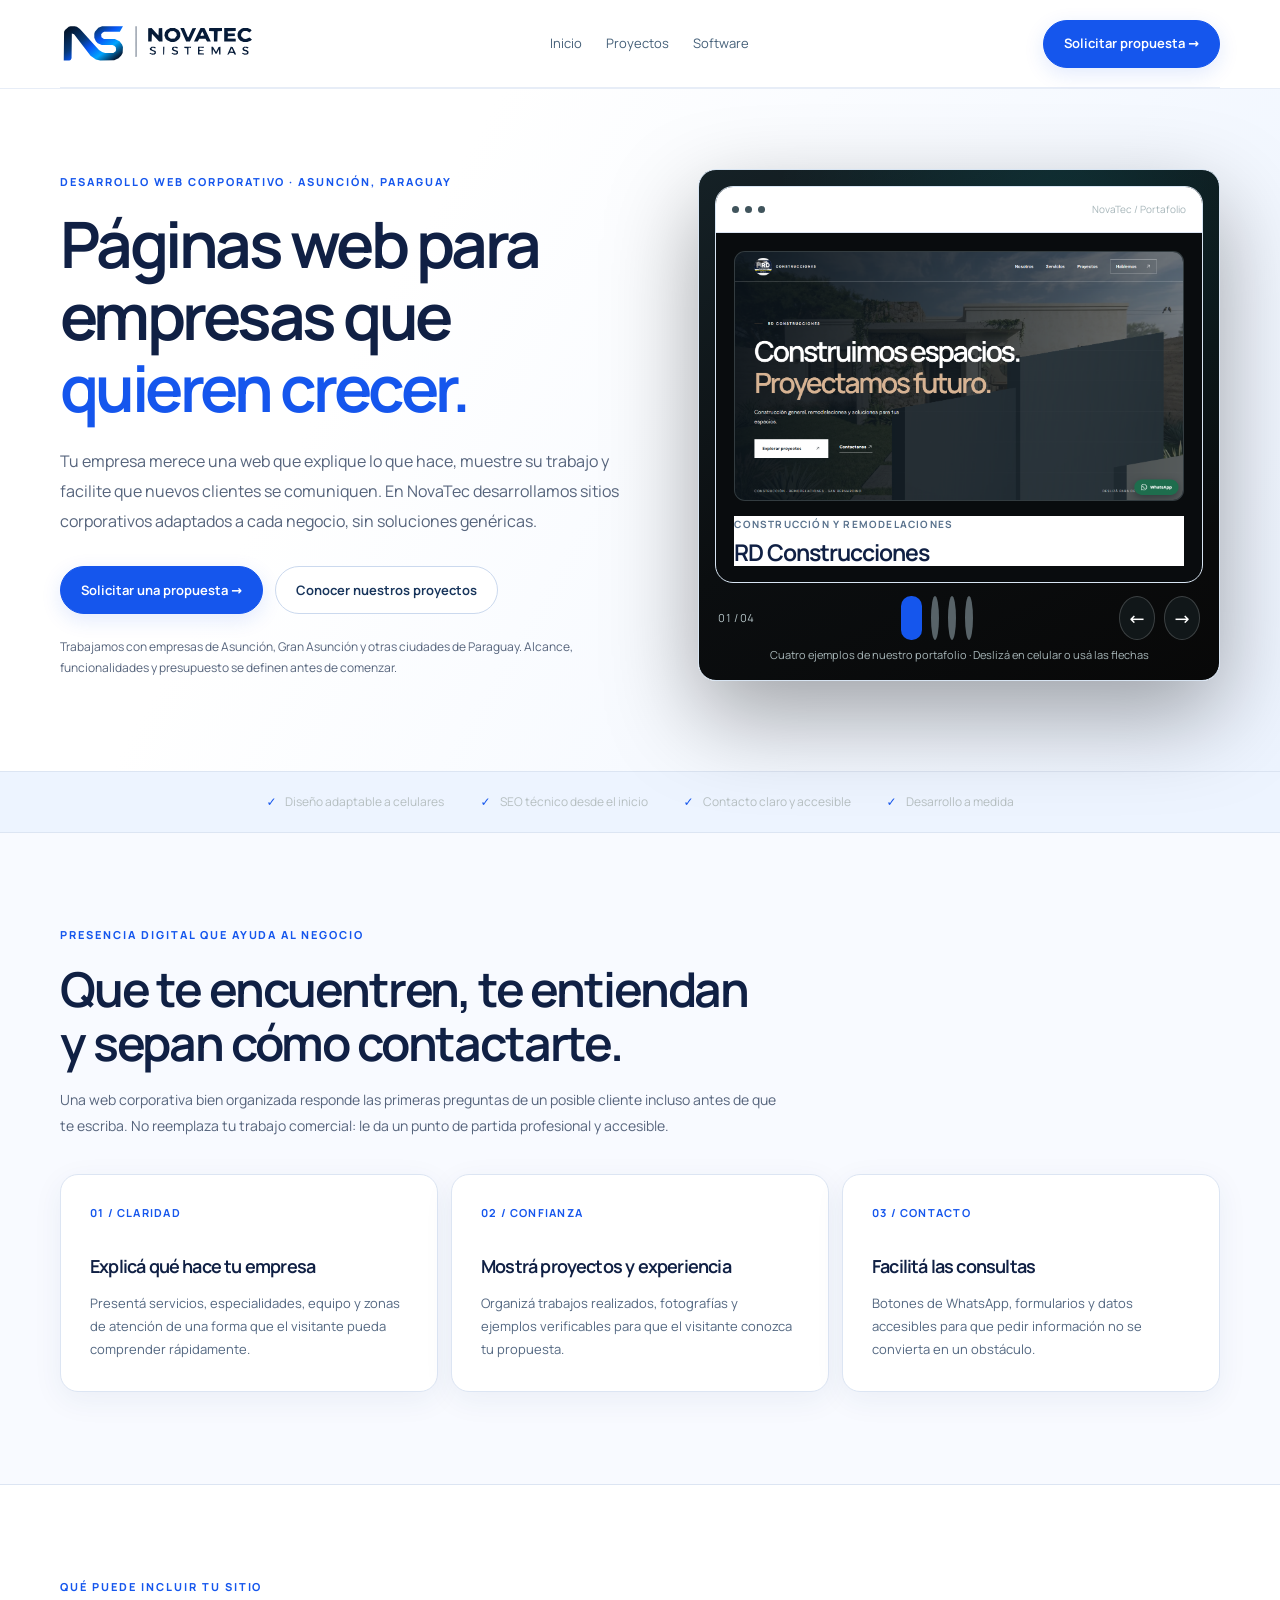
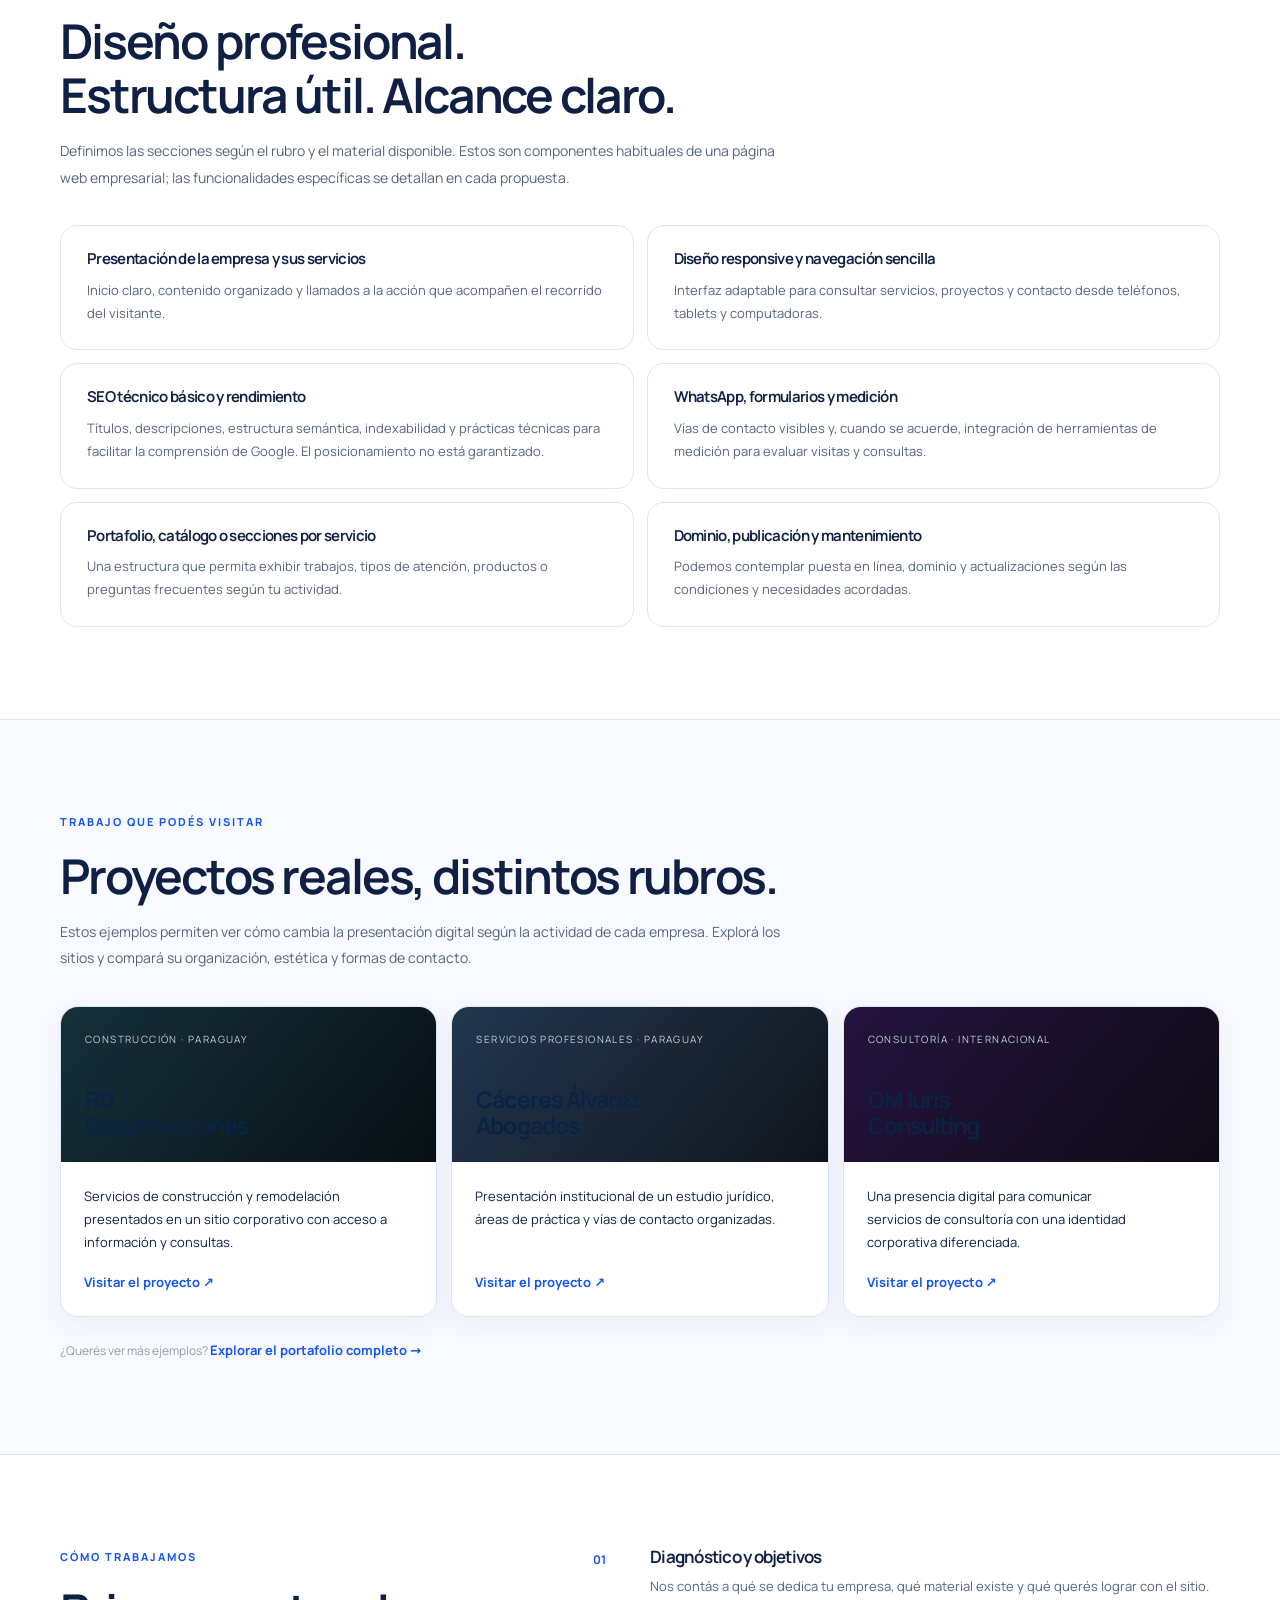
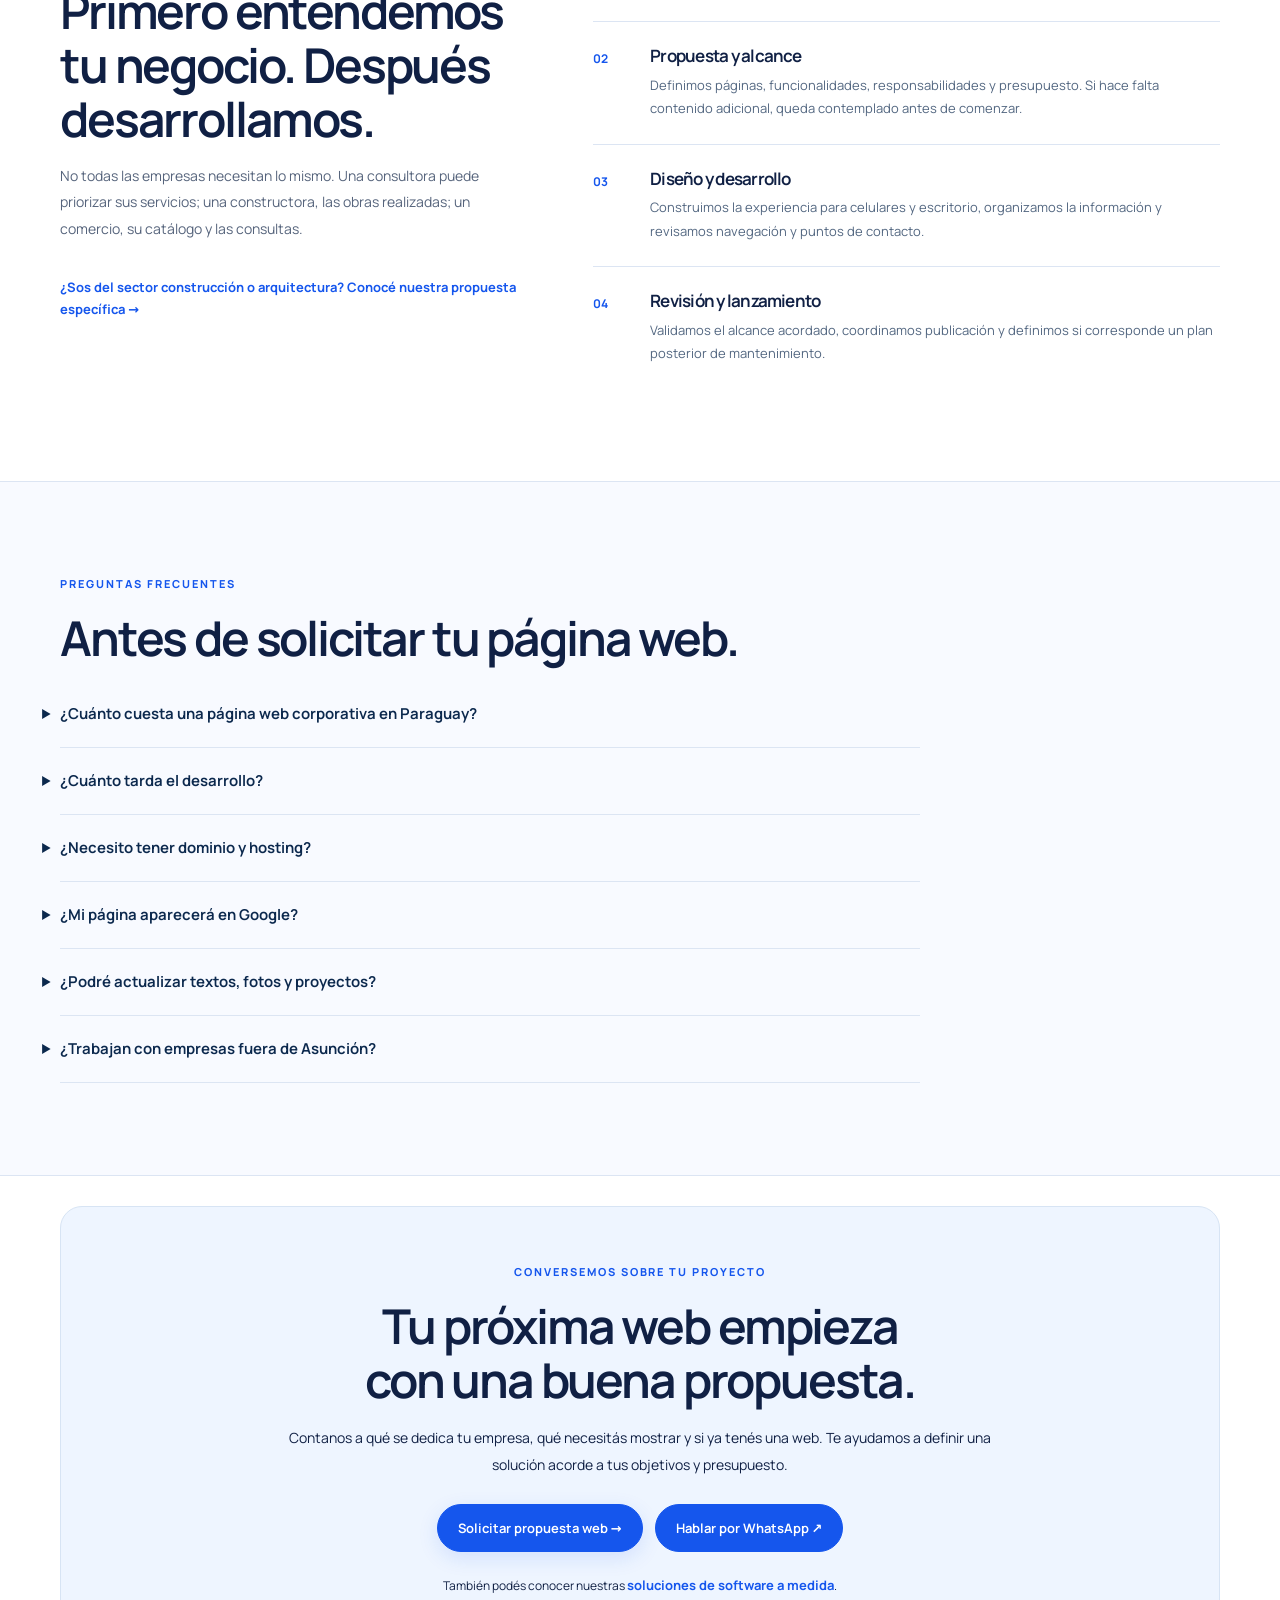
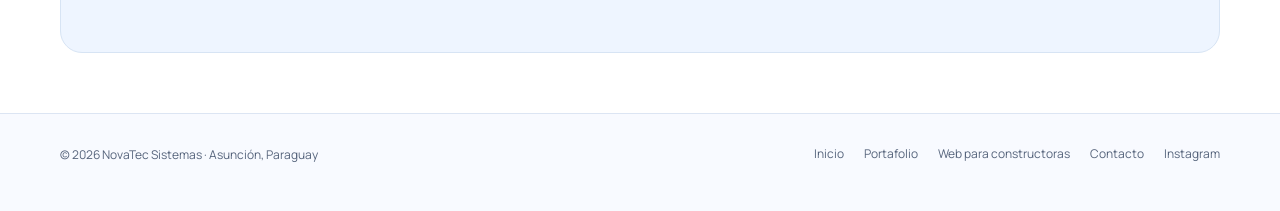
<file: desarrollo-web-empresas.html>
<!DOCTYPE html>
<html lang="es">
<head>
  <meta charset="UTF-8">
  <meta name="viewport" content="width=device-width, initial-scale=1">
  <title>Desarrollo Web para Empresas en Paraguay | NovaTec Sistemas</title>
  <meta name="description" content="Creamos páginas web corporativas para empresas en Paraguay: diseño claro, estructura comercial, velocidad y SEO técnico. Conocé proyectos de NovaTec Sistemas.">
  <meta name="robots" content="index, follow, max-snippet:-1, max-image-preview:large">
  <link rel="canonical" href="https://novatec.com.py/desarrollo-web-empresas.html">
  <link rel="icon" href="img/novatec-isotipo.svg" type="image/svg+xml">
  <meta property="og:type" content="website">
  <meta property="og:site_name" content="NovaTec Sistemas">
  <meta property="og:locale" content="es_PY">
  <meta property="og:title" content="Desarrollo web corporativo para empresas | NovaTec">
  <meta property="og:description" content="Una web profesional para presentar tus servicios, mostrar tu experiencia y facilitar nuevas consultas. Desarrollo en Paraguay.">
  <meta property="og:url" content="https://novatec.com.py/desarrollo-web-empresas.html">
  <meta property="og:image" content="https://novatec.com.py/img/novatec-principal.svg">
  <meta name="twitter:card" content="summary">
  <script type="application/ld+json">
  {
    "@context": "https://schema.org",
    "@graph": [
      {
        "@type": "Organization",
        "@id": "https://novatec.com.py/#organization",
        "name": "NovaTec Sistemas",
        "url": "https://novatec.com.py/",
        "logo": {
          "@type": "ImageObject",
          "url": "https://novatec.com.py/img/novatec-principal.svg"
        }
      },
      {
        "@type": "WebPage",
        "@id": "https://novatec.com.py/desarrollo-web-empresas.html#webpage",
        "url": "https://novatec.com.py/desarrollo-web-empresas.html",
        "name": "Desarrollo Web para Empresas en Paraguay | NovaTec",
        "inLanguage": "es-PY",
        "description": "Desarrollo de sitios web corporativos para empresas de Paraguay, con enfoque en claridad comercial, SEO técnico y contacto.",
        "isPartOf": {"@id": "https://novatec.com.py/#website"},
        "about": {"@id": "https://novatec.com.py/desarrollo-web-empresas.html#service"}
      },
      {
        "@type": "Service",
        "@id": "https://novatec.com.py/desarrollo-web-empresas.html#service",
        "name": "Desarrollo de páginas web corporativas para empresas",
        "serviceType": "Desarrollo web corporativo",
        "provider": {"@id": "https://novatec.com.py/#organization"},
        "areaServed": {"@type": "Country", "name": "Paraguay"},
        "url": "https://novatec.com.py/desarrollo-web-empresas.html"
      },
      {
        "@type": "BreadcrumbList",
        "itemListElement": [
          {"@type": "ListItem", "position": 1, "name": "Inicio", "item": "https://novatec.com.py/"},
          {"@type": "ListItem", "position": 2, "name": "Desarrollo web para empresas", "item": "https://novatec.com.py/desarrollo-web-empresas.html"}
        ]
      }
    ]
  }
  </script>
  <style>
    :root{color-scheme:dark;--bg:#050505;--panel:#101112;--panel2:#141617;--border:rgba(255,255,255,.10);--text:#f8fafb;--muted:#b2b9bc;--cyan:#00f2ff}
    *,*::before,*::after{box-sizing:border-box}
    html{scroll-behavior:smooth}
    body{margin:0;background:var(--bg);color:var(--text);font-family:Inter,system-ui,-apple-system,sans-serif;-webkit-font-smoothing:antialiased}
    a{color:inherit;text-decoration:none}a:focus-visible,summary:focus-visible{outline:2px solid var(--cyan);outline-offset:5px}
    .wrap{width:min(1160px,calc(100% - 48px));margin-inline:auto}
    .skip{position:absolute;left:16px;top:-80px;background:#fff;color:#000;padding:12px 16px;border-radius:10px;z-index:100}
    .skip:focus{top:12px}
    .header{border-bottom:1px solid var(--border);background:rgba(5,5,5,.94)}
    .nav{min-height:76px;display:flex;align-items:center;justify-content:space-between;gap:24px}
    .logo{display:flex;gap:9px;align-items:center;font-size:17px;font-weight:800;letter-spacing:-.045em;white-space:nowrap}
    .logo img{width:28px;height:28px;border-radius:50%;object-fit:cover}.logo span{color:var(--cyan)}
    .navlinks{display:flex;gap:24px;align-items:center;color:var(--muted);font-size:13px;flex-wrap:wrap}
    .navlinks a:hover,.footlinks a:hover,.textlink:hover{color:var(--cyan)}
    .btn{display:inline-flex;justify-content:center;align-items:center;gap:9px;border:1px solid var(--border);padding:13px 20px;border-radius:999px;font-weight:700;font-size:13px;transition:background .2s,border-color .2s;line-height:1.25}
    .btn-primary{background:#fff;color:#050505;border-color:#fff}.btn-primary:hover{background:#d8faff}
    .btn-ghost:hover{border-color:#a7b4b8;background:rgba(255,255,255,.05)}
    .eyebrow{color:var(--cyan);font-size:11px;text-transform:uppercase;letter-spacing:.18em;font-weight:750;margin:0 0 17px}
    .hero{padding:90px 0 94px;display:grid;grid-template-columns:1.05fr .95fr;align-items:center;gap:62px}
    h1{font-size:clamp(43px,6vw,76px);line-height:1.02;letter-spacing:-.065em;margin:0 0 24px;font-weight:900}
    h1 span{color:var(--cyan)}
    .lead{font-size:16px;line-height:1.85;color:var(--muted);max-width:590px;margin:0 0 30px}
    .actions{display:flex;gap:12px;flex-wrap:wrap}
    .micro{font-size:12px;line-height:1.75;color:#939c9f;margin:22px 0 0}
    .scene{border:1px solid var(--border);border-radius:26px;padding:16px;background:radial-gradient(ellipse at 70% 10%,rgba(0,242,255,.10),transparent 56%),linear-gradient(155deg,#152126,#0b0e10 55%,#080808);box-shadow:0 35px 90px rgba(0,0,0,.35);min-width:0}
    .portfolio-slider{min-width:0}
    .slider-window{background:#090c0e;border:1px solid rgba(255,255,255,.15);border-radius:17px;overflow:hidden}
    .slider-chrome{display:flex;align-items:center;gap:6px;padding:14px 16px;border-bottom:1px solid var(--border)}
    .slider-chrome i{width:7px;height:7px;background:#40545c;border-radius:50%}
    .slider-chrome span{margin-left:auto;color:#a6b5b9;font-size:10px}
    .slider-viewport{display:flex;overflow-x:auto;scroll-snap-type:x mandatory;scrollbar-width:none;overscroll-behavior-x:contain;touch-action:pan-x pan-y}
    .slider-viewport::-webkit-scrollbar{display:none}
    .slider-slide{flex:0 0 100%;min-width:0;scroll-snap-align:start;padding:18px 18px 16px}
    .slider-media{position:relative;aspect-ratio:1.8;border:1px solid rgba(255,255,255,.12);border-radius:11px;overflow:hidden;background:#172126}
    .slider-media img{width:100%;height:100%;display:block;object-fit:cover;object-position:center top}
    .a1-slide-media{background:#0e2832}
    .a1-slide-media img{object-fit:contain;object-position:center center}
    .slider-info{display:flex;justify-content:space-between;align-items:center;gap:16px;margin-top:15px}
    .slider-category{display:block;color:var(--cyan);text-transform:uppercase;font-weight:700;letter-spacing:.12em;font-size:10px;margin-bottom:6px}
    .slider-info h3{font-size:clamp(17px,2.5vw,23px);letter-spacing:-.04em;line-height:1.2;margin:0}
    .slider-info a{color:#fff;border:1px solid rgba(255,255,255,.25);padding:9px 12px;border-radius:20px;white-space:nowrap;font-size:11px;font-weight:700}
    .slider-info a:hover{color:var(--cyan);border-color:var(--cyan)}
    .slider-controls{display:flex;align-items:center;justify-content:space-between;gap:14px;padding:13px 3px 1px}
    .slider-controls .slider-indicator{color:#b5c4c7;font-size:11px;font-variant-numeric:tabular-nums}
    .slider-dots{display:flex;align-items:center;gap:9px}
    .slider-dot{width:8px;height:8px;border-radius:50%;border:0;background:#586368;padding:0;cursor:pointer}
    .slider-dot[aria-current="true"]{background:var(--cyan);width:21px;border-radius:10px}
    .slider-arrows{display:flex;gap:9px}
    .slider-arrow{width:36px;height:36px;border:1px solid rgba(255,255,255,.18);border-radius:50%;background:#111719;color:white;font-size:18px;cursor:pointer;display:flex;align-items:center;justify-content:center}
    .slider-arrow:hover{border-color:var(--cyan);color:var(--cyan)}
    .slider-arrow:focus-visible,.slider-dot:focus-visible{outline:2px solid var(--cyan);outline-offset:4px}
    .slider-note{font-size:11px;color:#a8b7b9;margin:5px 2px 0;text-align:center;line-height:1.6}
    .strip{border-block:1px solid var(--border);background:#0b0d0d}
    .strip-inner{display:flex;flex-wrap:wrap;gap:18px 36px;justify-content:center;padding:20px 0;color:#b6bfc1;font-size:12px}
    .strip-inner span::before{content:"✓";color:var(--cyan);margin-right:9px}
    .section{padding:92px 0;border-bottom:1px solid var(--border)}
    .heading{font-size:clamp(30px,4vw,48px);line-height:1.13;letter-spacing:-.05em;max-width:800px;margin:0 0 16px}
    .explain{max-width:730px;font-size:14px;line-height:1.9;color:var(--muted);margin:0 0 34px}
    .cards{display:grid;grid-template-columns:repeat(3,minmax(0,1fr));gap:13px}
    .card{background:var(--panel);border:1px solid var(--border);border-radius:19px;padding:29px}
    .num{display:block;color:var(--cyan);font-size:11px;font-weight:700;letter-spacing:.11em;margin:0 0 32px}
    .card h3{font-size:18px;letter-spacing:-.025em;margin:0 0 12px;line-height:1.4}
    .card p{font-size:13px;line-height:1.8;color:var(--muted);margin:0}
    .features{display:grid;grid-template-columns:1fr 1fr;gap:13px}
    .feature{padding:24px 26px;border:1px solid var(--border);border-radius:17px;background:var(--panel)}
    .feature h3{font-size:15px;margin:0 0 11px}
    .feature p{font-size:13px;line-height:1.8;color:var(--muted);margin:0}
    .proofs{display:grid;grid-template-columns:repeat(3,minmax(0,1fr));gap:14px}
    .proof{overflow:hidden;border:1px solid var(--border);background:var(--panel);border-radius:19px;display:flex;flex-direction:column}
    .proof-cover{min-height:155px;padding:24px;display:flex;flex-direction:column;justify-content:space-between;background:linear-gradient(130deg,#15303b,#081014)}
    .proof:nth-child(2) .proof-cover{background:linear-gradient(130deg,#223750,#10151c)}
    .proof:nth-child(3) .proof-cover{background:linear-gradient(130deg,#24133e,#0f0c16)}
    .proof-cover small{font-size:10px;text-transform:uppercase;letter-spacing:.14em;color:#c0d0d5}
    .proof-cover strong{font-size:23px;line-height:1.14;letter-spacing:-.04em}
    .proof-info{padding:23px;display:flex;flex-direction:column;flex:1}
    .proof-info p{color:var(--muted);font-size:13px;line-height:1.75;margin:0 0 18px}
    .textlink{color:var(--cyan);font-size:13px;font-weight:700;display:inline-block;margin-top:auto}
    .split{display:grid;grid-template-columns:.85fr 1.15fr;gap:70px;align-items:start}
    .steps{display:grid;gap:24px}
    .step{border-bottom:1px solid var(--border);padding-bottom:23px;display:grid;grid-template-columns:42px 1fr;gap:15px}
    .step:last-child{border-bottom:none}
    .step-number{color:var(--cyan);font-size:12px;font-weight:700;padding-top:3px}
    .step h3{font-size:17px;margin:0 0 8px}
    .step p{font-size:13px;color:var(--muted);line-height:1.8;margin:0}
    .faqs{max-width:860px}
    details{border-bottom:1px solid var(--border);padding:21px 0}
    summary{cursor:pointer;font-weight:650;font-size:15px;line-height:1.6;list-style-position:outside;padding-right:18px}
    details p{font-size:13px;line-height:1.85;color:var(--muted);margin:14px 0 0}
    .closing{padding:84px 40px;border:1px solid rgba(0,242,255,.18);border-radius:26px;background:radial-gradient(circle at 50% 0%,rgba(0,242,255,.14),transparent 58%),var(--panel);text-align:center;margin:88px auto}
    .closing .heading{margin:0 auto 18px}
    .closing .explain{margin:0 auto 26px}
    .closing .actions{justify-content:center}
    .foot{border-top:1px solid var(--border);padding:30px 0 45px}
    .foot-inner{display:flex;justify-content:space-between;flex-wrap:wrap;gap:18px}
    .footlinks{display:flex;gap:20px;flex-wrap:wrap}
    .foot p,.foot a{font-size:12px;color:#a5afb3;margin:0}
    @media(max-width:940px){.hero{grid-template-columns:1fr;gap:34px;padding:66px 0}.scene{max-width:650px}.cards,.proofs{grid-template-columns:repeat(2,minmax(0,1fr))}.split{grid-template-columns:1fr;gap:30px}}
    @media(max-width:620px){.wrap{width:calc(100% - 30px)}.nav{min-height:68px;gap:12px}.navlinks{gap:12px;justify-content:flex-end}.navlinks a{font-size:12px}.navlinks a:nth-child(2){display:none}.nav .btn{display:none}.hero{padding:56px 0 68px}h1{font-size:clamp(39px,10vw,54px)}.lead{font-size:14px}.section{padding:65px 0}.cards,.proofs,.features{grid-template-columns:1fr}.card{padding:24px}.scene{padding:10px;border-radius:18px}.slider-slide{padding:10px 10px 14px}.slider-info{align-items:flex-start;gap:10px}.slider-info a{font-size:10px;padding:9px 11px}.slider-media{aspect-ratio:1.65}.slider-controls{padding:12px 3px 2px}.closing{margin:65px auto;padding:58px 22px}.foot-inner{flex-direction:column}}
    @media(prefers-reduced-motion:reduce){html{scroll-behavior:auto}}
  </style>
  <meta name="theme-color" content="#F7F9FD">
  <link rel="preload" as="image" href="img/novatec-horizontal.svg">
  <link rel="stylesheet" href="css/brand-refresh.css?v=20261104">
  <link rel="stylesheet" href="css/corporate-v2.css?v=20261124-light">
  <link rel="stylesheet" href="css/cinematic-inner.css?v=20261124-light">
</head>
<body class="nv-sector cinema-inner">
  <a href="#contenido" class="skip">Ir al contenido principal</a>
  <header class="header">
    <div class="wrap nav">
      <a class="logo" href="index.html" aria-label="NovaTec Sistemas, inicio"><img src="img/novatec-horizontal.svg" alt="NovaTec Sistemas" class="brand-wordmark" width="198" height="42"></a>
      <nav class="navlinks" aria-label="Navegación principal">
        <a href="index.html">Inicio</a>
        <a href="portafolio.html">Proyectos</a>
        <a href="software.html">Software</a>
      </nav>
      <a class="btn btn-primary" href="contacto.html?servicio=web">Solicitar propuesta →</a>
    </div>
  </header>
  <main id="contenido">
    <section class="wrap hero" aria-labelledby="principal">
      <div>
        <p class="eyebrow">Desarrollo web corporativo · Asunción, Paraguay</p>
        <h1 id="principal">Páginas web para empresas que <span>quieren crecer.</span></h1>
        <p class="lead">Tu empresa merece una web que explique lo que hace, muestre su trabajo y facilite que nuevos clientes se comuniquen. En NovaTec desarrollamos sitios corporativos adaptados a cada negocio, sin soluciones genéricas.</p>
        <div class="actions">
          <a class="btn btn-primary" href="contacto.html?servicio=web">Solicitar una propuesta →</a>
          <a class="btn btn-ghost" href="portafolio.html">Conocer nuestros proyectos</a>
        </div>
        <p class="micro">Trabajamos con empresas de Asunción, Gran Asunción y otras ciudades de Paraguay. Alcance, funcionalidades y presupuesto se definen antes de comenzar.</p>
      </div>
      <div class="scene">
        <div class="portfolio-slider" id="portfolio-slider" aria-label="Carrusel de proyectos realizados por NovaTec" role="region" aria-roledescription="carrusel">
          <div class="slider-window">
            <div class="slider-chrome" aria-hidden="true"><i></i><i></i><i></i><span>NovaTec / Portafolio</span></div>
            <div class="slider-viewport" id="portfolio-slider-viewport" tabindex="0" aria-label="Deslizá para ver cuatro proyectos">
              <article class="slider-slide" role="group" aria-roledescription="diapositiva" aria-label="1 de 4: RD Construcciones">
                <div class="slider-media"><img src="img/portfolio/rd-construcciones.png" width="1381" height="763" alt="Captura de la página web RD Construcciones diseñada por NovaTec" fetchpriority="high"></div>
                <div class="slider-info"><div><span class="slider-category">Construcción y remodelaciones</span><h3>RD Construcciones</h3></div><a href="https://rdconstrucciones.com.py/" target="_blank" rel="noopener noreferrer">Ver sitio ↗</a></div>
              </article>
              <article class="slider-slide" role="group" aria-roledescription="diapositiva" aria-label="2 de 4: Cáceres Álvarez Abogados">
                <div class="slider-media"><img src="img/portfolio/caceres-alvarez.png" width="1422" height="771" alt="Captura de la página web Cáceres Álvarez Abogados diseñada por NovaTec" loading="lazy"></div>
                <div class="slider-info"><div><span class="slider-category">Estudio jurídico</span><h3>Cáceres Álvarez</h3></div><a href="https://caceresalvarezabogados.com.py/" target="_blank" rel="noopener noreferrer">Ver sitio ↗</a></div>
              </article>
              <article class="slider-slide" role="group" aria-roledescription="diapositiva" aria-label="3 de 4: Power Gym">
                <div class="slider-media"><img src="img/portfolio/power-gym.png" width="1433" height="764" alt="Captura de la página web Power Gym diseñada por NovaTec" loading="lazy"></div>
                <div class="slider-info"><div><span class="slider-category">Fitness y bienestar</span><h3>Power Gym</h3></div><a href="https://www.powergym.com.py/" target="_blank" rel="noopener noreferrer">Ver sitio ↗</a></div>
              </article>
              <article class="slider-slide" role="group" aria-roledescription="diapositiva" aria-label="4 de 4: A1 Maquetas">
                <div class="slider-media a1-slide-media"><img src="img/portfolio/a1-maquetas-edificios.jpg" width="2200" height="1465" alt="Fotografía de maqueta arquitectónica de A1 Maquetas, proyecto web de NovaTec" loading="lazy" decoding="async"></div>
                <div class="slider-info"><div><span class="slider-category">Arquitectura · Portfolio visual</span><h3>A1 Maquetas</h3></div><a href="https://a1maquetas.com.py/" target="_blank" rel="noopener noreferrer">Ver sitio ↗</a></div>
              </article>
              
            </div>
          </div>
          <div class="slider-controls">
            <span class="slider-indicator" id="portfolio-slide-count" aria-live="polite">01 / 04</span>
            <div class="slider-dots" aria-label="Elegir proyecto">
              <button type="button" class="slider-dot" aria-label="Mostrar RD Construcciones" aria-current="true" data-slide="0"></button>
              <button type="button" class="slider-dot" aria-label="Mostrar Cáceres Álvarez" aria-current="false" data-slide="1"></button>
              <button type="button" class="slider-dot" aria-label="Mostrar Power Gym" aria-current="false" data-slide="2"></button>
              <button type="button" class="slider-dot" aria-label="Mostrar A1 Maquetas" aria-current="false" data-slide="3"></button>
              
            </div>
            <div class="slider-arrows">
              <button type="button" class="slider-arrow" id="portfolio-prev" aria-label="Proyecto anterior">←</button>
              <button type="button" class="slider-arrow" id="portfolio-next" aria-label="Proyecto siguiente">→</button>
            </div>
          </div>
          <p class="slider-note">Cuatro ejemplos de nuestro portafolio · Deslizá en celular o usá las flechas</p>
        </div>
      </div>
    </section>
    <div class="strip" aria-label="Enfoque del servicio">
      <div class="wrap strip-inner">
        <span>Diseño adaptable a celulares</span>
        <span>SEO técnico desde el inicio</span>
        <span>Contacto claro y accesible</span>
        <span>Desarrollo a medida</span>
      </div>
    </div>
    <section class="section" id="beneficios">
      <div class="wrap">
        <p class="eyebrow">Presencia digital que ayuda al negocio</p>
        <h2 class="heading">Que te encuentren, te entiendan y sepan cómo contactarte.</h2>
        <p class="explain">Una web corporativa bien organizada responde las primeras preguntas de un posible cliente incluso antes de que te escriba. No reemplaza tu trabajo comercial: le da un punto de partida profesional y accesible.</p>
        <div class="cards">
          <article class="card"><span class="num">01 / CLARIDAD</span><h3>Explicá qué hace tu empresa</h3><p>Presentá servicios, especialidades, equipo y zonas de atención de una forma que el visitante pueda comprender rápidamente.</p></article>
          <article class="card"><span class="num">02 / CONFIANZA</span><h3>Mostrá proyectos y experiencia</h3><p>Organizá trabajos realizados, fotografías y ejemplos verificables para que el visitante conozca tu propuesta.</p></article>
          <article class="card"><span class="num">03 / CONTACTO</span><h3>Facilitá las consultas</h3><p>Botones de WhatsApp, formularios y datos accesibles para que pedir información no se convierta en un obstáculo.</p></article>
        </div>
      </div>
    </section>
    <section class="section" id="incluye">
      <div class="wrap">
        <p class="eyebrow">Qué puede incluir tu sitio</p>
        <h2 class="heading">Diseño profesional. Estructura útil. Alcance claro.</h2>
        <p class="explain">Definimos las secciones según el rubro y el material disponible. Estos son componentes habituales de una página web empresarial; las funcionalidades específicas se detallan en cada propuesta.</p>
        <div class="features">
          <article class="feature"><h3>Presentación de la empresa y sus servicios</h3><p>Inicio claro, contenido organizado y llamados a la acción que acompañen el recorrido del visitante.</p></article>
          <article class="feature"><h3>Diseño responsive y navegación sencilla</h3><p>Interfaz adaptable para consultar servicios, proyectos y contacto desde teléfonos, tablets y computadoras.</p></article>
          <article class="feature"><h3>SEO técnico básico y rendimiento</h3><p>Títulos, descripciones, estructura semántica, indexabilidad y prácticas técnicas para facilitar la comprensión de Google. El posicionamiento no está garantizado.</p></article>
          <article class="feature"><h3>WhatsApp, formularios y medición</h3><p>Vías de contacto visibles y, cuando se acuerde, integración de herramientas de medición para evaluar visitas y consultas.</p></article>
          <article class="feature"><h3>Portafolio, catálogo o secciones por servicio</h3><p>Una estructura que permita exhibir trabajos, tipos de atención, productos o preguntas frecuentes según tu actividad.</p></article>
          <article class="feature"><h3>Dominio, publicación y mantenimiento</h3><p>Podemos contemplar puesta en línea, dominio y actualizaciones según las condiciones y necesidades acordadas.</p></article>
        </div>
      </div>
    </section>
    <section class="section" id="proyectos">
      <div class="wrap">
        <p class="eyebrow">Trabajo que podés visitar</p>
        <h2 class="heading">Proyectos reales, distintos rubros.</h2>
        <p class="explain">Estos ejemplos permiten ver cómo cambia la presentación digital según la actividad de cada empresa. Explorá los sitios y compará su organización, estética y formas de contacto.</p>
        <div class="proofs">
          <article class="proof">
            <div class="proof-cover"><small>Construcción · Paraguay</small><strong>RD<br>Construcciones</strong></div>
            <div class="proof-info"><p>Servicios de construcción y remodelación presentados en un sitio corporativo con acceso a información y consultas.</p><a class="textlink" href="https://rdconstrucciones.com.py/" target="_blank" rel="noopener noreferrer">Visitar el proyecto ↗</a></div>
          </article>
          <article class="proof">
            <div class="proof-cover"><small>Servicios profesionales · Paraguay</small><strong>Cáceres Álvarez<br>Abogados</strong></div>
            <div class="proof-info"><p>Presentación institucional de un estudio jurídico, áreas de práctica y vías de contacto organizadas.</p><a class="textlink" href="https://caceresalvarezabogados.com.py/" target="_blank" rel="noopener noreferrer">Visitar el proyecto ↗</a></div>
          </article>
          <article class="proof">
            <div class="proof-cover"><small>Consultoría · Internacional</small><strong>GM Iuris<br>Consulting</strong></div>
            <div class="proof-info"><p>Una presencia digital para comunicar servicios de consultoría con una identidad corporativa diferenciada.</p><a class="textlink" href="https://gmiurisconsulting.com/" target="_blank" rel="noopener noreferrer">Visitar el proyecto ↗</a></div>
          </article>
        </div>
        <p class="micro">¿Querés ver más ejemplos? <a href="portafolio.html" class="textlink">Explorar el portafolio completo →</a></p>
      </div>
    </section>
    <section class="section" id="proceso">
      <div class="wrap split">
        <div>
          <p class="eyebrow">Cómo trabajamos</p>
          <h2 class="heading">Primero entendemos tu negocio. Después desarrollamos.</h2>
          <p class="explain">No todas las empresas necesitan lo mismo. Una consultora puede priorizar sus servicios; una constructora, las obras realizadas; un comercio, su catálogo y las consultas.</p>
          <a class="textlink" href="web-para-constructoras.html">¿Sos del sector construcción o arquitectura? Conocé nuestra propuesta específica →</a>
        </div>
        <div class="steps">
          <div class="step"><span class="step-number">01</span><div><h3>Diagnóstico y objetivos</h3><p>Nos contás a qué se dedica tu empresa, qué material existe y qué querés lograr con el sitio.</p></div></div>
          <div class="step"><span class="step-number">02</span><div><h3>Propuesta y alcance</h3><p>Definimos páginas, funcionalidades, responsabilidades y presupuesto. Si hace falta contenido adicional, queda contemplado antes de comenzar.</p></div></div>
          <div class="step"><span class="step-number">03</span><div><h3>Diseño y desarrollo</h3><p>Construimos la experiencia para celulares y escritorio, organizamos la información y revisamos navegación y puntos de contacto.</p></div></div>
          <div class="step"><span class="step-number">04</span><div><h3>Revisión y lanzamiento</h3><p>Validamos el alcance acordado, coordinamos publicación y definimos si corresponde un plan posterior de mantenimiento.</p></div></div>
        </div>
      </div>
    </section>
    <section class="section" id="preguntas">
      <div class="wrap">
        <p class="eyebrow">Preguntas frecuentes</p>
        <h2 class="heading">Antes de solicitar tu página web.</h2>
        <div class="faqs">
          <details><summary>¿Cuánto cuesta una página web corporativa en Paraguay?</summary><p>Depende de la cantidad de secciones, del contenido disponible, las integraciones y las funciones necesarias. Contanos el rubro y el objetivo del sitio para preparar una propuesta con alcance y presupuesto detallados, sin prometer un precio único para todos los proyectos.</p></details>
          <details><summary>¿Cuánto tarda el desarrollo?</summary><p>El plazo depende de las funcionalidades y de la disponibilidad de textos, fotografías y aprobaciones. Lo definimos en la propuesta antes de comenzar.</p></details>
          <details><summary>¿Necesito tener dominio y hosting?</summary><p>No necesariamente. Si ya contás con dominio, revisamos cómo utilizarlo. Si todavía no tenés, podemos incluir la orientación y gestión necesarias dentro del alcance acordado.</p></details>
          <details><summary>¿Mi página aparecerá en Google?</summary><p>Preparamos el sitio con buenas prácticas técnicas de SEO y accesibilidad al rastreo, pero Google decide cuándo indexarlo y cómo posicionarlo. Nadie puede garantizar la primera posición para una búsqueda.</p></details>
          <details><summary>¿Podré actualizar textos, fotos y proyectos?</summary><p>Podemos acordar mantenimiento periódico o funcionalidades de autogestión, según las necesidades y el presupuesto. La forma de actualizar contenidos se define antes de la entrega.</p></details>
          <details><summary>¿Trabajan con empresas fuera de Asunción?</summary><p>Sí. NovaTec tiene base en Asunción y desarrolla proyectos digitales para empresas de otras ciudades de Paraguay, coordinando los requerimientos a distancia cuando sea conveniente.</p></details>
        </div>
      </div>
    </section>
    <section class="wrap closing">
      <p class="eyebrow">Conversemos sobre tu proyecto</p>
      <h2 class="heading">Tu próxima web empieza con una buena propuesta.</h2>
      <p class="explain">Contanos a qué se dedica tu empresa, qué necesitás mostrar y si ya tenés una web. Te ayudamos a definir una solución acorde a tus objetivos y presupuesto.</p>
      <div class="actions">
        <a class="btn btn-primary" href="contacto.html?servicio=web">Solicitar propuesta web →</a>
        <a class="btn btn-ghost" href="https://wa.me/595992056945?text=Hola%2C%20vi%20la%20p%C3%A1gina%20de%20desarrollo%20web%20para%20empresas%20de%20NovaTec%20y%20quiero%20consultar%20por%20una%20web%20corporativa" target="_blank" rel="noopener noreferrer">Hablar por WhatsApp ↗</a>
      </div>
      <p class="micro">También podés conocer nuestras <a class="textlink" href="software.html">soluciones de software a medida</a>.</p>
    </section>
  </main>
  <footer class="foot">
    <div class="wrap foot-inner">
      <p>© 2026 NovaTec Sistemas · Asunción, Paraguay</p>
      <nav class="footlinks" aria-label="Enlaces del pie de página">
        <a href="index.html">Inicio</a><a href="portafolio.html">Portafolio</a><a href="web-para-constructoras.html">Web para constructoras</a><a href="contacto.html">Contacto</a><a href="https://www.instagram.com/novatecpy/" target="_blank" rel="noopener noreferrer">Instagram</a>
      </nav>
    </div>
  </footer>

  <script>
    (() => {
      const root = document.getElementById('portfolio-slider');
      const viewport = document.getElementById('portfolio-slider-viewport');
      if (!root || !viewport) return;
      const dots = [...root.querySelectorAll('.slider-dot')];
      const count = document.getElementById('portfolio-slide-count');
      const slides = [...viewport.querySelectorAll('.slider-slide')];
      let current = 0;
      let paused = false;
      let scrollingFrame = 0;
      const reduceMotion = window.matchMedia('(prefers-reduced-motion: reduce)');
      const show = (index, smooth = true) => {
        const next = (index + slides.length) % slides.length;
        const behavior = smooth && !reduceMotion.matches ? 'smooth' : 'auto';
        viewport.scrollTo({left:slides[next].offsetLeft - slides[0].offsetLeft,behavior});
        update(next);
      };
      const update = index => {
        current = index;
        dots.forEach((dot, i) => dot.setAttribute('aria-current', String(i === index)));
        count.textContent = String(index + 1).padStart(2,'0') + ' / ' + String(slides.length).padStart(2,'0');
      };
      document.getElementById('portfolio-prev').addEventListener('click', () => show(current - 1));
      document.getElementById('portfolio-next').addEventListener('click', () => show(current + 1));
      dots.forEach((dot,i) => dot.addEventListener('click', () => show(i)));
      viewport.addEventListener('scroll', () => {
        if (scrollingFrame) return;
        scrollingFrame = requestAnimationFrame(() => {
          scrollingFrame = 0;
          const index = Math.round(viewport.scrollLeft / viewport.clientWidth);
          update(Math.max(0,Math.min(index,slides.length - 1)));
        });
      }, {passive:true});
      viewport.addEventListener('keydown', event => {
        if (event.key === 'ArrowRight') {event.preventDefault();show(current + 1);}
        if (event.key === 'ArrowLeft') {event.preventDefault();show(current - 1);}
      });
      root.addEventListener('mouseenter', () => {paused = true;});
      root.addEventListener('mouseleave', () => {paused = false;});
      root.addEventListener('focusin', () => {paused = true;});
      root.addEventListener('focusout', event => {if (!root.contains(event.relatedTarget)) paused = false;});
      document.addEventListener('visibilitychange', () => {if (document.hidden) paused = true; else if (!root.matches(':hover') && !root.contains(document.activeElement)) paused = false;});
      window.setInterval(() => {if (!paused && !reduceMotion.matches && !document.hidden) show(current + 1);}, 6500);
    })();
  </script>
  <script src="js/main.js" defer></script>
  <script src="js/cinematic.js?v=20261104-fix2" defer></script>
</body>
</html>
</file>
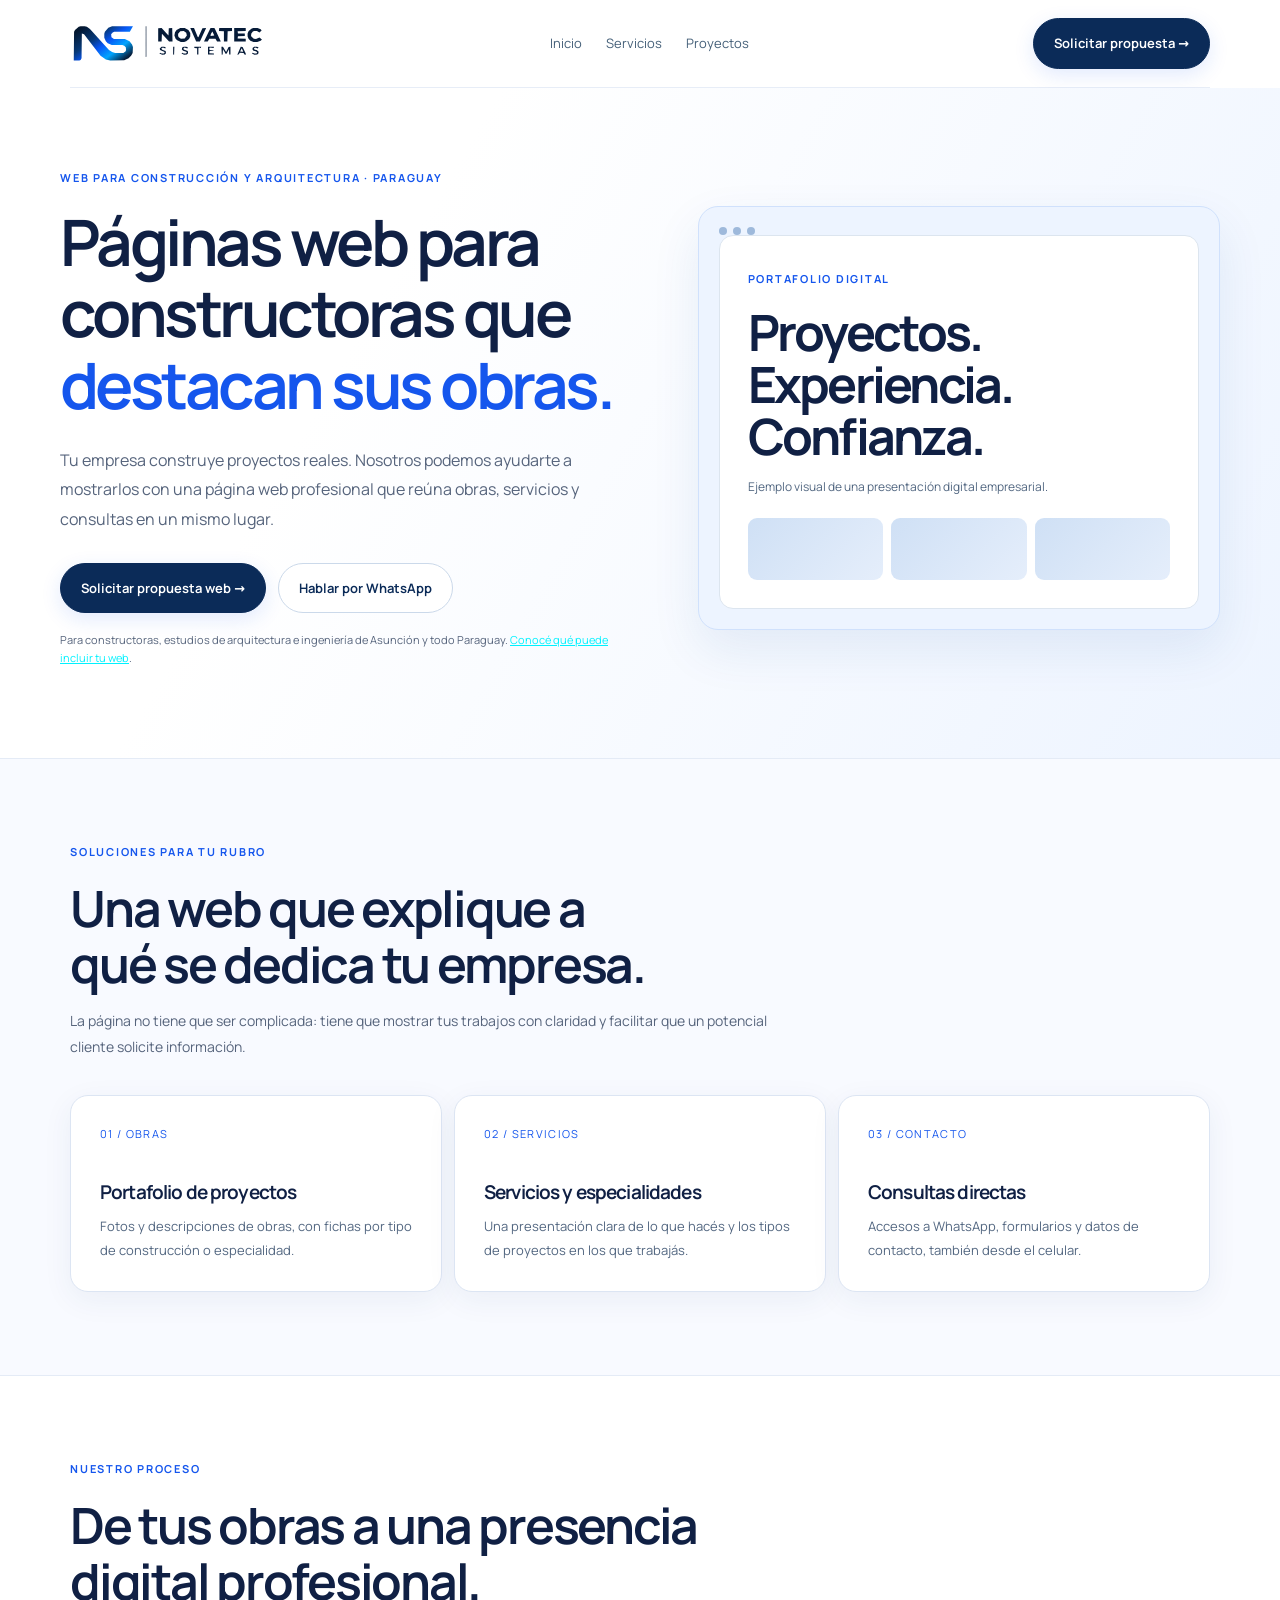
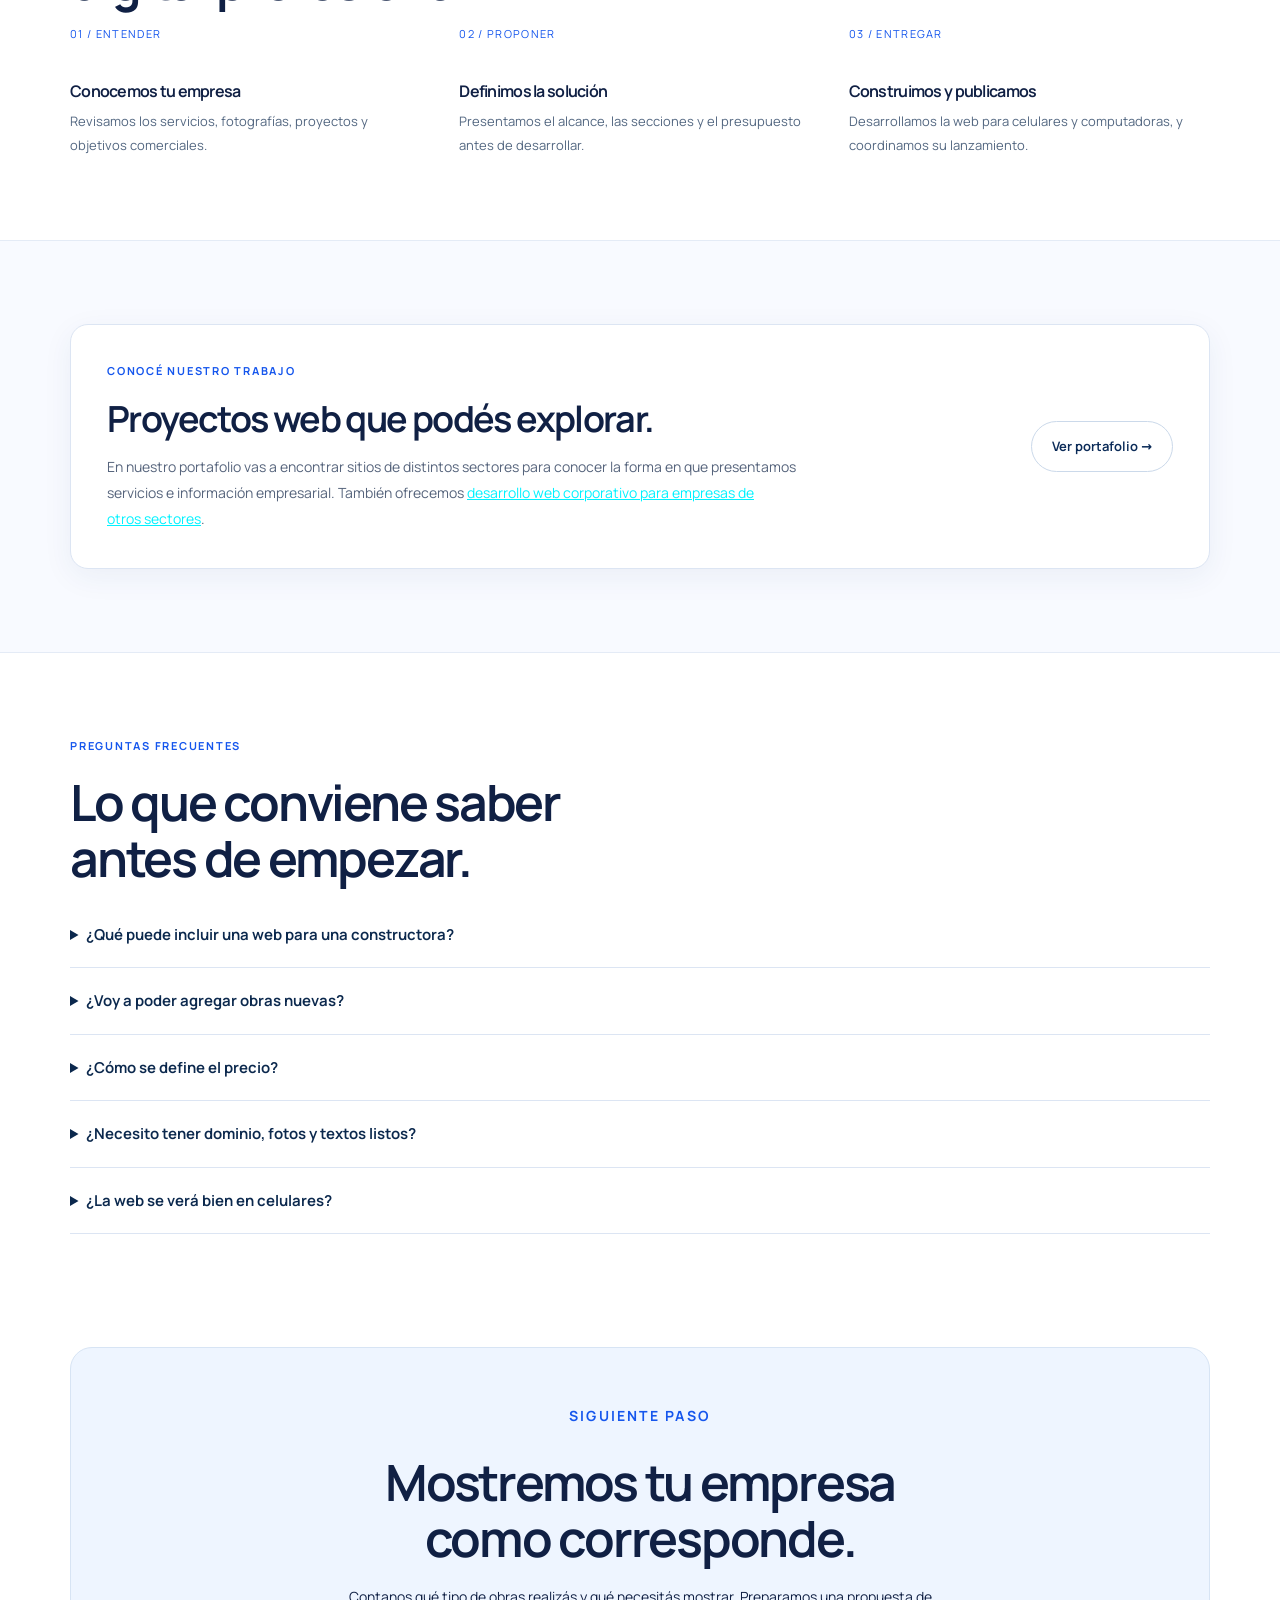
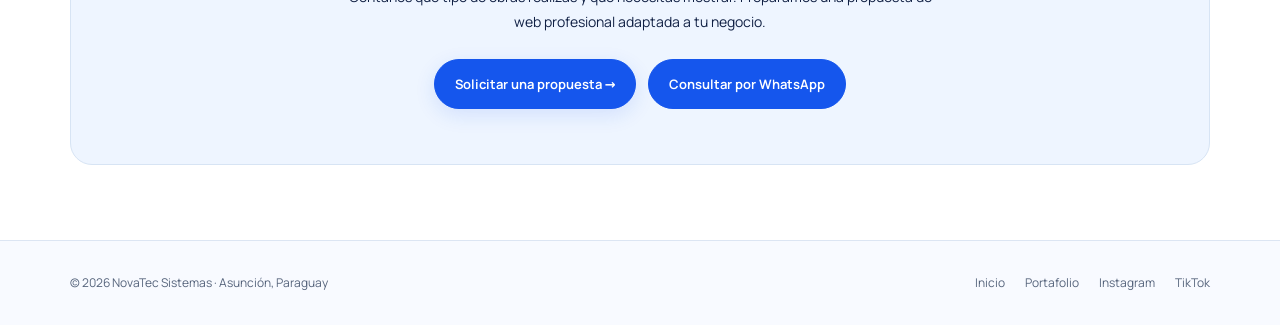
<file: web-para-constructoras.html>
<!DOCTYPE html>
<html lang="es">
<head>
  <meta charset="UTF-8">
  <meta name="viewport" content="width=device-width,initial-scale=1">
  <title>Web para Constructoras en Paraguay | NovaTec Sistemas</title>
  <meta name="description" content="Desarrollo web para constructoras, estudios de arquitectura e ingeniería en Paraguay. Mostrá obras, servicios y proyectos con NovaTec Sistemas.">
  <meta name="robots" content="index, follow">
  <link rel="canonical" href="https://novatec.com.py/web-para-constructoras.html">
  <link rel="icon" href="img/novatec-isotipo.svg" type="image/svg+xml">
  <meta property="og:type" content="website">
  <meta property="og:title" content="Páginas web para constructoras y arquitectura | NovaTec">
  <meta property="og:description" content="Presentá tus obras, proyectos y servicios con una web a la altura de tu empresa. Desarrollo web en Paraguay.">
  <meta property="og:url" content="https://novatec.com.py/web-para-constructoras.html">
  <meta property="og:image" content="https://novatec.com.py/img/novatec-principal.svg">
  <meta property="og:locale" content="es_PY">
  <meta name="twitter:card" content="summary_large_image">
  <script type="application/ld+json">
{
  "@context": "https://schema.org",
  "@type": "Service",
  "serviceType": "Desarrollo web corporativo",
  "name": "Páginas web para constructoras y estudios de arquitectura",
  "provider": {
    "@type": "Organization",
    "name": "NovaTec Sistemas",
    "url": "https://novatec.com.py",
    "logo": {
      "@type": "ImageObject",
      "url": "https://novatec.com.py/img/novatec-principal.svg"
    }
  },
  "areaServed": {
    "@type": "Country",
    "name": "Paraguay"
  },
  "url": "https://novatec.com.py/web-para-constructoras.html"
}
  </script>
  <style>
    :root{color-scheme:dark;--bg:#050505;--surface:#0c0c0c;--surface2:#111;--border:rgba(255,255,255,.09);--muted:#999;--cyan:#00f2ff}
    *{box-sizing:border-box}html{scroll-behavior:smooth}body{background:var(--bg);color:#f7f7f7;margin:0;font-family:Inter,system-ui,sans-serif;-webkit-font-smoothing:antialiased}a{color:inherit;text-decoration:none}a:focus-visible{outline:2px solid var(--cyan);outline-offset:4px}
    .wrap{width:min(1140px,calc(100% - 40px));margin:auto}.nav{display:flex;justify-content:space-between;align-items:center;gap:20px;min-height:76px}.logo{font-size:17px;font-weight:800;letter-spacing:-.05em;display:flex;align-items:center;gap:10px}.logo img{width:28px;height:28px;object-fit:cover;border-radius:50%}.logo span{color:var(--cyan)}.links{display:flex;gap:24px;font-size:13px;color:var(--muted)}.links a:hover{color:white}
    .btn{font-weight:700;font-size:13px;border:1px solid var(--border);border-radius:100px;padding:13px 20px;display:inline-flex;align-items:center;justify-content:center}.primary{background:#fff;color:#000;border-color:#fff}.primary:hover{background:#ddd}.secondary:hover{border-color:#aaa}
    .hero{display:grid;grid-template-columns:1.05fr .95fr;gap:60px;align-items:center;padding:84px 0 90px}.eyebrow{font-size:11px;font-weight:700;letter-spacing:.16em;text-transform:uppercase;color:var(--cyan);margin:0 0 18px}
    h1{font-size:clamp(42px,6.5vw,85px);line-height:.98;letter-spacing:-.065em;font-weight:900;margin:0 0 25px}h1 em{font-style:normal;color:var(--cyan)}
    .lead{font-size:16px;color:#aaa;line-height:1.85;max-width:620px;margin:0 0 28px}.actions{display:flex;flex-wrap:wrap;gap:12px}.fine{font-size:11px;color:#777;line-height:1.7;margin:18px 0 0}
    .visual{min-height:420px;padding:20px;border-radius:25px;border:1px solid var(--border);background:radial-gradient(circle at 60% 10%,rgba(0,242,255,.12),transparent 52%),linear-gradient(135deg,#101e24,#070809);display:flex;flex-direction:column;justify-content:flex-end}
    .window-dots{display:flex;gap:6px;margin-bottom:auto}.window-dots i{height:8px;width:8px;border-radius:50%;background:#465456}.visual-inner{border:1px solid #2b3c40;background:rgba(0,0,0,.6);padding:28px;border-radius:18px}
    .visual-inner strong{font-size:clamp(30px,4vw,50px);letter-spacing:-.055em;line-height:1.04;display:block;margin:15px 0}.visual-inner p{color:#9ba9ad;font-size:12px;line-height:1.7}.blocks{display:grid;grid-template-columns:repeat(3,1fr);gap:8px;margin-top:20px}.blocks span{height:62px;background:linear-gradient(150deg,#1c3139,#132027);border-radius:9px}
    section.band{border-top:1px solid var(--border);padding:83px 0}.heading{font-size:clamp(30px,4vw,50px);line-height:1.13;letter-spacing:-.05em;margin:0 0 15px;font-weight:800;max-width:800px}.explain{color:var(--muted);line-height:1.85;font-size:14px;max-width:730px;margin:0 0 35px}
    .cards{display:grid;grid-template-columns:repeat(3,minmax(0,1fr));gap:12px}.card{background:var(--surface);padding:29px;border:1px solid var(--border);border-radius:18px}.number{display:block;color:var(--cyan);font-size:11px;letter-spacing:.12em;margin:0 0 38px}.card h3{font-size:19px;letter-spacing:-.025em;margin:0 0 12px}.card p{color:var(--muted);line-height:1.8;font-size:13px;margin:0}
    .steps{display:grid;grid-template-columns:repeat(3,1fr);gap:28px}.steps h3{font-size:16px;margin:12px 0 10px}.steps p{color:var(--muted);font-size:13px;line-height:1.8;margin:0}
    .proof{background:var(--surface2);border:1px solid var(--border);border-radius:22px;padding:36px;display:flex;justify-content:space-between;align-items:center;gap:28px}.proof .explain{margin:0}
    details{border-bottom:1px solid var(--border);padding:20px 0}summary{cursor:pointer;font-size:15px;font-weight:650}details p{color:var(--muted);line-height:1.85;font-size:13px;max-width:780px}
    .closing{background:radial-gradient(circle at 50% 0%,rgba(0,242,255,.12),transparent 50%),var(--surface);border:1px solid var(--border);border-radius:25px;padding:70px 25px;text-align:center}.closing .heading{margin:0 auto 17px}.closing p{color:var(--muted);font-size:14px;line-height:1.8;max-width:610px;margin:0 auto 25px}.closing .actions{justify-content:center}
    footer{border-top:1px solid var(--border);margin-top:75px;padding:32px 0;color:#888;font-size:12px}.foot{display:flex;justify-content:space-between;align-items:center;flex-wrap:wrap;gap:18px}.foot-links{display:flex;flex-wrap:wrap;gap:20px}
    @media(max-width:850px){.hero{grid-template-columns:1fr;gap:26px;padding:52px 0 72px}.visual{min-height:340px}.links{display:none}.cards,.steps{grid-template-columns:1fr}.proof{flex-direction:column;align-items:flex-start}}
    @media(max-width:500px){.wrap{width:calc(100% - 28px)}h1{font-size:clamp(39px,10vw,55px)}.visual{min-height:290px}.visual-inner{padding:20px}.nav .btn{font-size:11px;padding:10px 12px}.logo{font-size:15px}section.band{padding:62px 0}.closing{padding:55px 20px}}
    @media(prefers-reduced-motion:reduce){html{scroll-behavior:auto}}
  </style>
  <meta name="theme-color" content="#F7F9FD">
  <link rel="preload" as="image" href="img/novatec-horizontal.svg">
  <link rel="stylesheet" href="css/brand-refresh.css?v=20261104">
  <link rel="stylesheet" href="css/corporate-v2.css?v=20261124-light">
  <link rel="stylesheet" href="css/cinematic-inner.css?v=20261124-light">
</head>
<body class="nv-sector cinema-inner">
  <header class="wrap nav">
    <a class="logo" href="index.html" aria-label="NovaTec Sistemas, inicio"><img src="img/novatec-horizontal.svg" alt="NovaTec Sistemas" class="brand-wordmark" width="198" height="42"></a>
    <nav class="links" aria-label="Navegación principal"><a href="index.html">Inicio</a><a href="software.html">Servicios</a><a href="portafolio.html">Proyectos</a></nav>
    <a class="btn primary" href="contacto.html?servicio=web&amp;sector=construccion">Solicitar propuesta →</a>
  </header>
  <main>
    <section class="wrap hero">
      <div>
        <p class="eyebrow">Web para construcción y arquitectura · Paraguay</p>
        <h1>Páginas web para constructoras que <em>destacan sus obras.</em></h1>
        <p class="lead">Tu empresa construye proyectos reales. Nosotros podemos ayudarte a mostrarlos con una página web profesional que reúna obras, servicios y consultas en un mismo lugar.</p>
        <div class="actions"><a class="btn primary" href="contacto.html?servicio=web&amp;sector=construccion">Solicitar propuesta web →</a><a class="btn secondary" href="https://wa.me/595992056945?text=Hola%2C%20quiero%20una%20pagina%20web%20para%20mi%20constructora%20o%20estudio%20de%20arquitectura" target="_blank" rel="noopener">Hablar por WhatsApp</a></div>
        <p class="fine">Para constructoras, estudios de arquitectura e ingeniería de Asunción y todo Paraguay. <a href="#soluciones" style="color:#00f2ff;text-decoration:underline">Conocé qué puede incluir tu web</a>.</p>
      </div>
      <div class="visual" role="img" aria-label="Representación conceptual de un portafolio de una constructora, no una obra real">
        <div class="window-dots" aria-hidden="true"><i></i><i></i><i></i></div>
        <div class="visual-inner" aria-hidden="true">
          <span class="eyebrow">Portafolio digital</span><strong>Proyectos.<br>Experiencia.<br>Confianza.</strong>
          <p>Ejemplo visual de una presentación digital empresarial.</p><div class="blocks"><span></span><span></span><span></span></div>
        </div>
      </div>
    </section>
    <section class="band" id="soluciones"><div class="wrap">
      <p class="eyebrow">Soluciones para tu rubro</p>
      <h2 class="heading">Una web que explique a qué se dedica tu empresa.</h2>
      <p class="explain">La página no tiene que ser complicada: tiene que mostrar tus trabajos con claridad y facilitar que un potencial cliente solicite información.</p>
      <div class="cards">
        <article class="card"><span class="number">01 / OBRAS</span><h3>Portafolio de proyectos</h3><p>Fotos y descripciones de obras, con fichas por tipo de construcción o especialidad.</p></article>
        <article class="card"><span class="number">02 / SERVICIOS</span><h3>Servicios y especialidades</h3><p>Una presentación clara de lo que hacés y los tipos de proyectos en los que trabajás.</p></article>
        <article class="card"><span class="number">03 / CONTACTO</span><h3>Consultas directas</h3><p>Accesos a WhatsApp, formularios y datos de contacto, también desde el celular.</p></article>
      </div>
    </div></section>
    <section class="band"><div class="wrap">
      <p class="eyebrow">Nuestro proceso</p><h2 class="heading">De tus obras a una presencia digital profesional.</h2>
      <div class="steps">
        <div><span class="number">01 / ENTENDER</span><h3>Conocemos tu empresa</h3><p>Revisamos los servicios, fotografías, proyectos y objetivos comerciales.</p></div>
        <div><span class="number">02 / PROPONER</span><h3>Definimos la solución</h3><p>Presentamos el alcance, las secciones y el presupuesto antes de desarrollar.</p></div>
        <div><span class="number">03 / ENTREGAR</span><h3>Construimos y publicamos</h3><p>Desarrollamos la web para celulares y computadoras, y coordinamos su lanzamiento.</p></div>
      </div>
    </div></section>
    <section class="band"><div class="wrap proof">
      <div><p class="eyebrow">Conocé nuestro trabajo</p><h2 class="heading" style="font-size:clamp(25px,3vw,36px)">Proyectos web que podés explorar.</h2><p class="explain">En nuestro portafolio vas a encontrar sitios de distintos sectores para conocer la forma en que presentamos servicios e información empresarial. También ofrecemos <a href="desarrollo-web-empresas.html" style="color:#00f2ff;text-decoration:underline">desarrollo web corporativo para empresas de otros sectores</a>.</p></div>
      <a class="btn secondary" href="portafolio.html">Ver portafolio →</a>
    </div></section>
    <section class="band"><div class="wrap">
      <p class="eyebrow">Preguntas frecuentes</p><h2 class="heading">Lo que conviene saber antes de empezar.</h2>
      <details><summary>¿Qué puede incluir una web para una constructora?</summary><p>Portafolio de obras, servicios, información empresarial, botones de WhatsApp y formularios. El alcance final depende de lo que realmente necesites.</p></details>
      <details><summary>¿Voy a poder agregar obras nuevas?</summary><p>Podemos incluir un plan de mantenimiento para actualizar proyectos y fotografías o un panel para gestionar contenidos, según el presupuesto.</p></details>
      <details><summary>¿Cómo se define el precio?</summary><p>Primero revisamos objetivos, material y funcionalidades. Después presentamos una propuesta con alcance y precio detallados.</p></details>
      <details><summary>¿Necesito tener dominio, fotos y textos listos?</summary><p>No necesariamente. Si ya contás con un dominio o imágenes de tus obras, podemos integrarlos en la propuesta. Si todavía no tenés el material organizado, definimos juntos qué necesitás preparar antes de publicar.</p></details>
      <details><summary>¿La web se verá bien en celulares?</summary><p>Diseñamos las páginas para que la información, la galería de obras y los botones de contacto se puedan utilizar tanto desde teléfonos como desde computadoras.</p></details>
    </div></section>
    <section class="wrap closing"><p class="eyebrow">Siguiente paso</p>
      <h2 class="heading">Mostremos tu empresa como corresponde.</h2>
      <p>Contanos qué tipo de obras realizás y qué necesitás mostrar. Preparamos una propuesta de web profesional adaptada a tu negocio.</p>
      <div class="actions"><a class="btn primary" href="contacto.html?servicio=web&amp;sector=construccion">Solicitar una propuesta →</a><a class="btn secondary" href="https://wa.me/595992056945?text=Hola%2C%20tengo%20una%20empresa%20del%20rubro%20construcci%C3%B3n%20y%20quisiera%20una%20propuesta%20web" target="_blank" rel="noopener">Consultar por WhatsApp</a></div>
    </section>
  </main>
  <footer><div class="wrap foot"><span>© 2026 NovaTec Sistemas · Asunción, Paraguay</span><div class="foot-links"><a href="index.html">Inicio</a><a href="portafolio.html">Portafolio</a><a href="https://www.instagram.com/novatecpy/" target="_blank" rel="noopener">Instagram</a><a href="https://www.tiktok.com/@novatec.py" target="_blank" rel="noopener">TikTok</a></div></div></footer>
  <script src="js/main.js" defer></script>
  <script src="js/cinematic.js" defer></script>
</body>
</html>
</file>
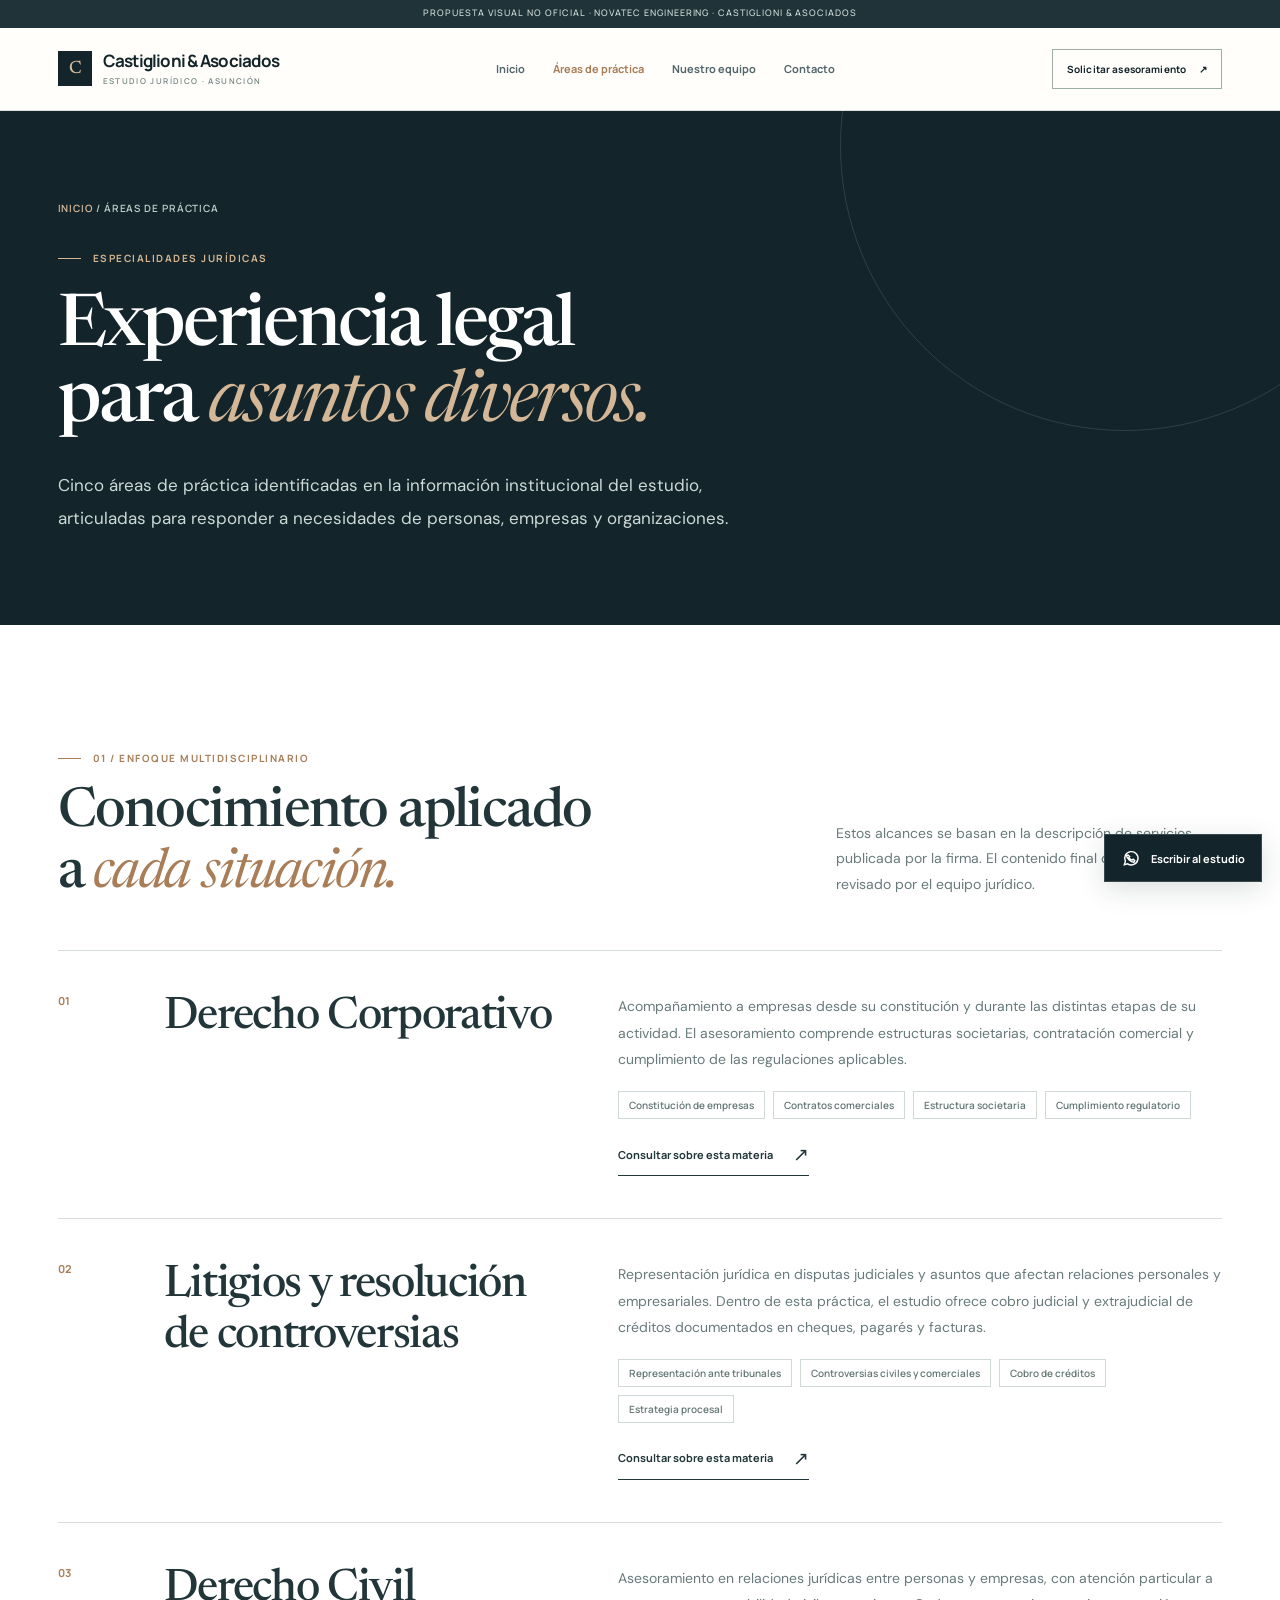
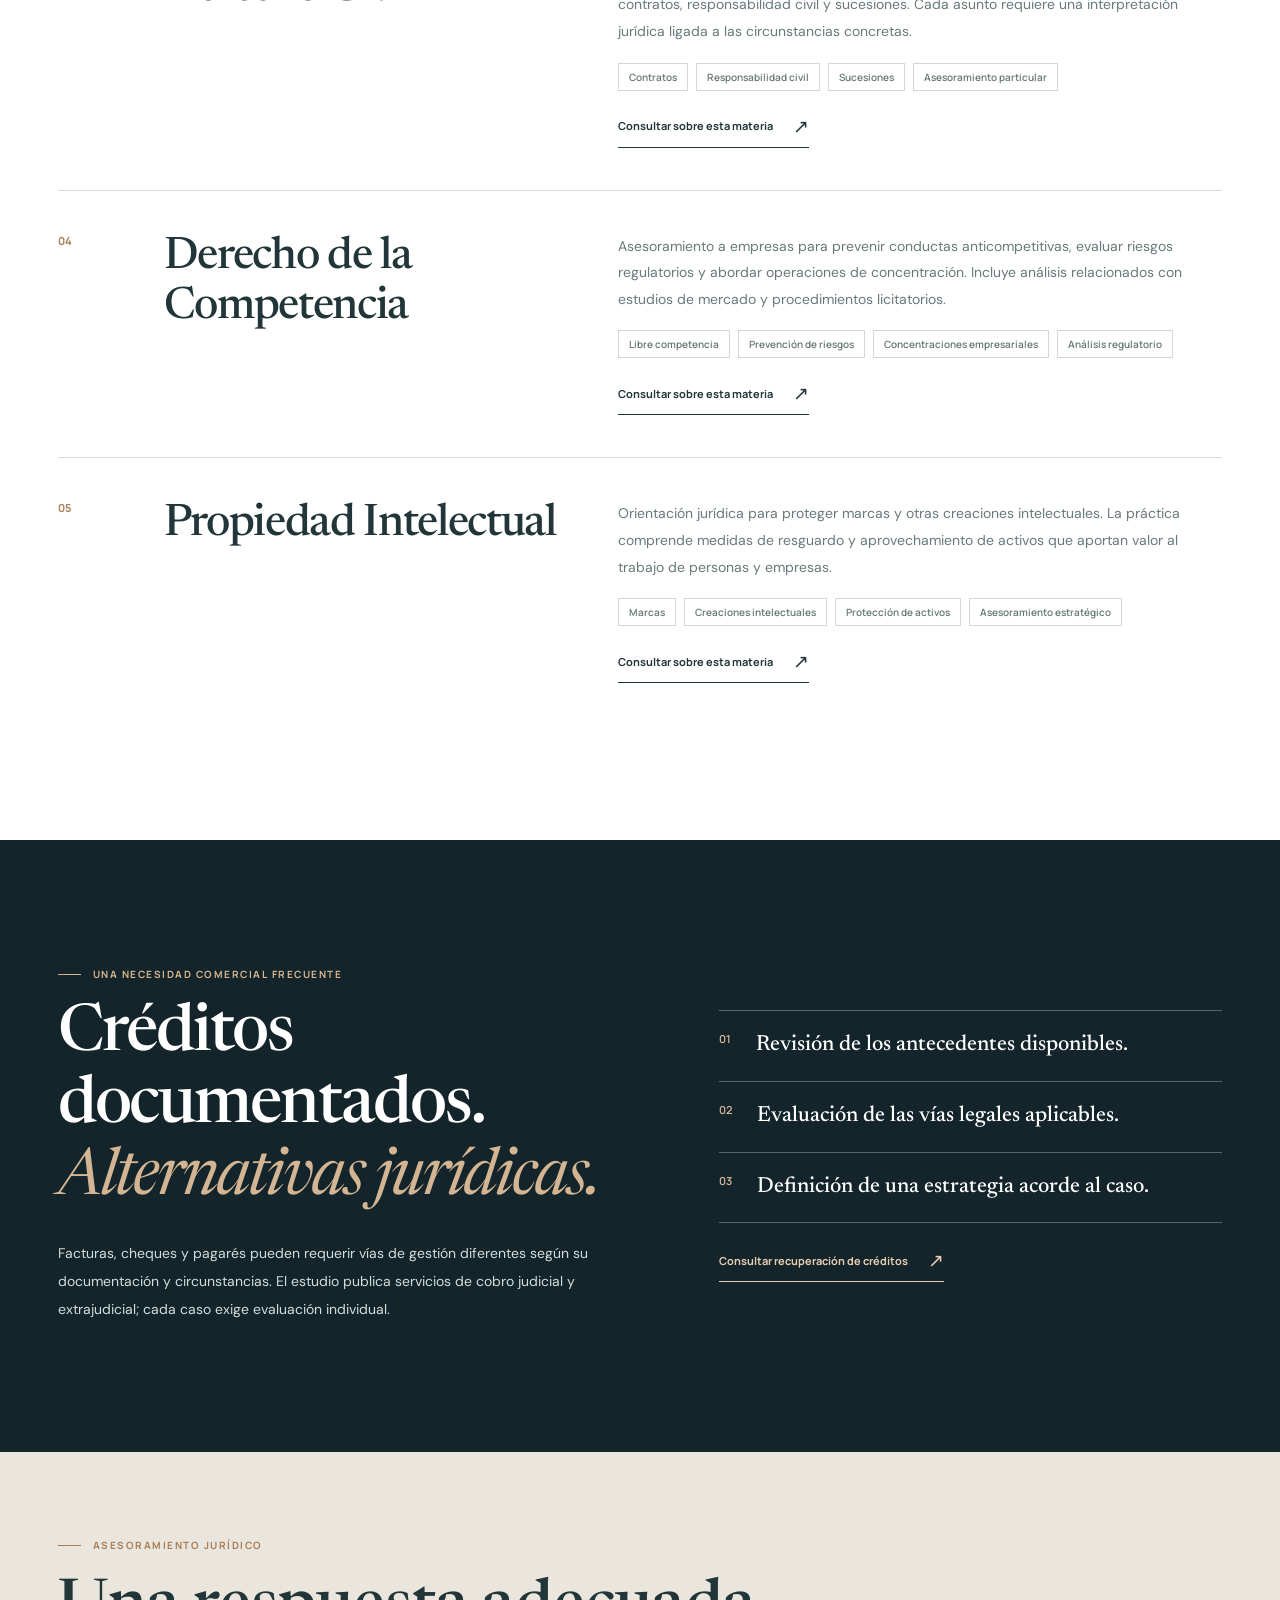
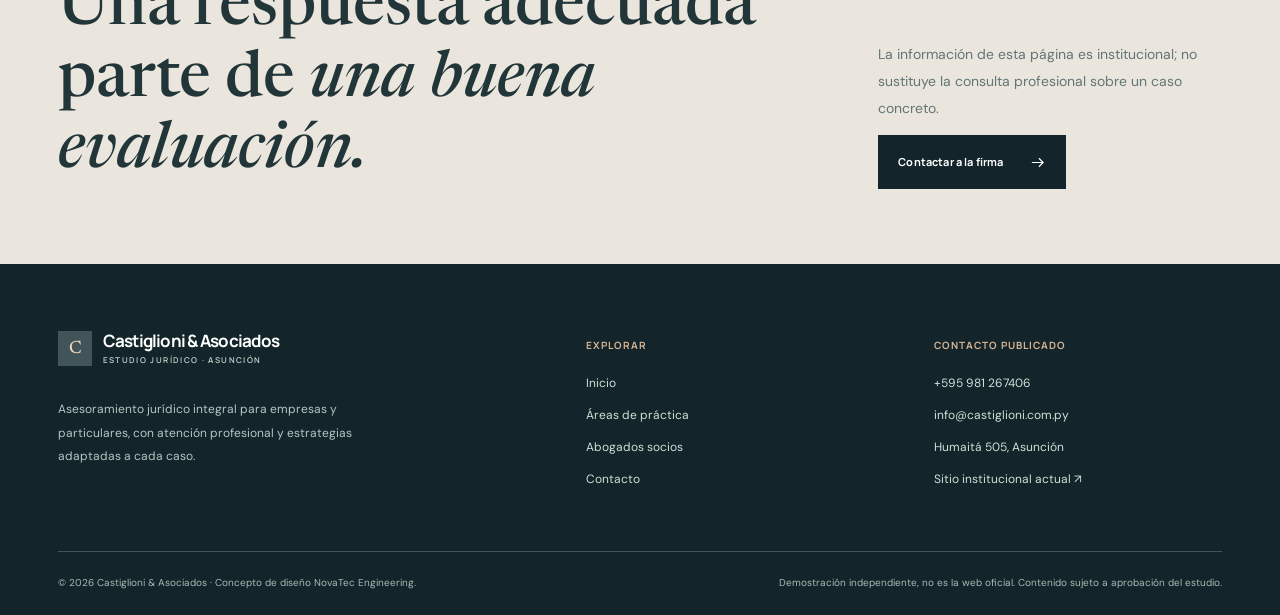
<file: demos/castiglioni/areas-de-practica.html>
<!doctype html><html lang="es-PY"><head><meta charset="utf-8"><meta name="viewport" content="width=device-width,initial-scale=1"><meta name="theme-color" content="#13252a"><meta name="robots" content="noindex,nofollow,noarchive"><meta name="description" content="Derecho corporativo, litigios, derecho civil, competencia y propiedad intelectual. Propuesta web de Castiglioni & Asociados."><meta property="og:title" content="Castiglioni & Asociados | Estudio Jurídico en Asunción · Demo NovaTec"><meta property="og:description" content="Propuesta visual para Castiglioni & Asociados: asesoramiento corporativo, litigios, derecho civil, competencia y propiedad intelectual en Paraguay."><meta property="og:type" content="website"><title>Áreas de práctica | Castiglioni & Asociados</title><link rel="preconnect" href="https://fonts.googleapis.com"><link rel="preconnect" href="https://fonts.gstatic.com" crossorigin><link rel="stylesheet" href="assets/style.css?v=castiglioni-20261103"><script defer src="assets/app.js?v=castiglioni-20261103"></script></head><body data-page="areas"><a class="skip" href="#main">Saltar al contenido</a><div class="site"><div class="demo-bar">Propuesta visual no oficial · NovaTec Engineering · Castiglioni & Asociados</div>
<header class="header" id="header"><nav class="container nav" aria-label="Navegación principal">
<a class="brand" href="index.html" aria-label="Castiglioni y Asociados, inicio"><span class="brand-mark" aria-hidden="true">C</span><span class="brand-copy"><strong>Castiglioni & Asociados</strong><small>ESTUDIO JURÍDICO · ASUNCIÓN</small></span></a>
<div class="nav-links"><a href="index.html">Inicio</a><a href="areas-de-practica.html" class="active" aria-current="page" >Áreas de práctica</a><a href="equipo.html" >Nuestro equipo</a><a href="contacto.html" >Contacto</a></div>
<a class="nav-action" href="contacto.html">Solicitar asesoramiento <span aria-hidden="true">↗</span></a>
<button class="menu-button" id="menuToggle" aria-label="Abrir menú" aria-expanded="false" aria-controls="mobileMenu" type="button">☰</button>
</nav></header>
<nav class="mobile-links" id="mobileMenu" aria-label="Menú móvil" aria-hidden="true">
<a href="index.html">Inicio</a><a href="areas-de-practica.html">Áreas de práctica</a><a href="equipo.html">Nuestro equipo</a><a href="contacto.html">Contacto</a>
<span class="eyebrow">Castiglioni & Asociados · Paraguay</span>
</nav><main id="main"><section class="page-intro"><div class="container"><div class="breadcrumb"><a href="index.html">Inicio</a> / Áreas de práctica</div><span class="eyebrow light">Especialidades jurídicas</span><h1 class="display">Experiencia legal para <em>asuntos diversos.</em></h1><p class="lead">Cinco áreas de práctica identificadas en la información institucional del estudio, articuladas para responder a necesidades de personas, empresas y organizaciones.</p></div></section>
<section class="section" style="background:#fff"><div class="container">
<div class="section-head"><div><span class="eyebrow">01 / Enfoque multidisciplinario</span><h2 class="heading">Conocimiento aplicado a <em>cada situación.</em></h2></div><p>Estos alcances se basan en la descripción de servicios publicada por la firma. El contenido final deberá ser revisado por el equipo jurídico.</p></div>
<article class="service-detail" id="corporativo"><div class="service-detail-layout"><span class="num">01</span><h2>Derecho Corporativo</h2><div><p>Acompañamiento a empresas desde su constitución y durante las distintas etapas de su actividad. El asesoramiento comprende estructuras societarias, contratación comercial y cumplimiento de las regulaciones aplicables.</p><div class="service-tags"><span>Constitución de empresas</span><span>Contratos comerciales</span><span>Estructura societaria</span><span>Cumplimiento regulatorio</span></div><a href="contacto.html?area=corporativo" class="text-link" style="margin-top:22px">Consultar sobre esta materia <span>↗</span></a></div></div></article><article class="service-detail" id="litigios"><div class="service-detail-layout"><span class="num">02</span><h2>Litigios y resolución de controversias</h2><div><p>Representación jurídica en disputas judiciales y asuntos que afectan relaciones personales y empresariales. Dentro de esta práctica, el estudio ofrece cobro judicial y extrajudicial de créditos documentados en cheques, pagarés y facturas.</p><div class="service-tags"><span>Representación ante tribunales</span><span>Controversias civiles y comerciales</span><span>Cobro de créditos</span><span>Estrategia procesal</span></div><a href="contacto.html?area=litigios" class="text-link" style="margin-top:22px">Consultar sobre esta materia <span>↗</span></a></div></div></article><article class="service-detail" id="civil"><div class="service-detail-layout"><span class="num">03</span><h2>Derecho Civil</h2><div><p>Asesoramiento en relaciones jurídicas entre personas y empresas, con atención particular a contratos, responsabilidad civil y sucesiones. Cada asunto requiere una interpretación jurídica ligada a las circunstancias concretas.</p><div class="service-tags"><span>Contratos</span><span>Responsabilidad civil</span><span>Sucesiones</span><span>Asesoramiento particular</span></div><a href="contacto.html?area=civil" class="text-link" style="margin-top:22px">Consultar sobre esta materia <span>↗</span></a></div></div></article><article class="service-detail" id="competencia"><div class="service-detail-layout"><span class="num">04</span><h2>Derecho de la Competencia</h2><div><p>Asesoramiento a empresas para prevenir conductas anticompetitivas, evaluar riesgos regulatorios y abordar operaciones de concentración. Incluye análisis relacionados con estudios de mercado y procedimientos licitatorios.</p><div class="service-tags"><span>Libre competencia</span><span>Prevención de riesgos</span><span>Concentraciones empresariales</span><span>Análisis regulatorio</span></div><a href="contacto.html?area=competencia" class="text-link" style="margin-top:22px">Consultar sobre esta materia <span>↗</span></a></div></div></article><article class="service-detail" id="intelectual"><div class="service-detail-layout"><span class="num">05</span><h2>Propiedad Intelectual</h2><div><p>Orientación jurídica para proteger marcas y otras creaciones intelectuales. La práctica comprende medidas de resguardo y aprovechamiento de activos que aportan valor al trabajo de personas y empresas.</p><div class="service-tags"><span>Marcas</span><span>Creaciones intelectuales</span><span>Protección de activos</span><span>Asesoramiento estratégico</span></div><a href="contacto.html?area=intelectual" class="text-link" style="margin-top:22px">Consultar sobre esta materia <span>↗</span></a></div></div></article>
</div></section>
<section class="section focus"><div class="container focus-grid"><div><span class="eyebrow light">Una necesidad comercial frecuente</span><h2 class="heading">Créditos documentados.<br><em>Alternativas jurídicas.</em></h2><p>Facturas, cheques y pagarés pueden requerir vías de gestión diferentes según su documentación y circunstancias. El estudio publica servicios de cobro judicial y extrajudicial; cada caso exige evaluación individual.</p></div><div class="focus-points"><article><b>01</b><strong>Revisión de los antecedentes disponibles.</strong></article><article><b>02</b><strong>Evaluación de las vías legales aplicables.</strong></article><article><b>03</b><strong>Definición de una estrategia acorde al caso.</strong></article><a href="contacto.html?area=litigios" class="text-link" style="margin-top:24px">Consultar recuperación de créditos <span>↗</span></a></div></div></section>
<section class="closing"><div class="container closing-grid"><div><span class="eyebrow">Asesoramiento jurídico</span><h2>Una respuesta adecuada parte de <em>una buena evaluación.</em></h2></div><div><p>La información de esta página es institucional; no sustituye la consulta profesional sobre un caso concreto.</p><a href="contacto.html" class="btn">Contactar a la firma <svg viewBox="0 0 24 24" fill="none" stroke="currentColor" stroke-width="1.6"><path d="M4 12h16m-6-6 6 6-6 6"/></svg></a></div></div></section></main><footer class="footer"><div class="container">
<div class="footer-grid">
<div><a class="brand" href="index.html"><span class="brand-mark" aria-hidden="true">C</span><span class="brand-copy"><strong>Castiglioni & Asociados</strong><small>ESTUDIO JURÍDICO · ASUNCIÓN</small></span></a>
<p>Asesoramiento jurídico integral para empresas y particulares, con atención profesional y estrategias adaptadas a cada caso.</p></div>
<div class="footer-list"><h3>Explorar</h3><a href="index.html">Inicio</a><a href="areas-de-practica.html">Áreas de práctica</a><a href="equipo.html">Abogados socios</a><a href="contacto.html">Contacto</a></div>
<div class="footer-list"><h3>Contacto publicado</h3><a href="tel:+595981267406">+595 981 267406</a><a href="mailto:info@castiglioni.com.py">info@castiglioni.com.py</a><a href="https://www.google.com/maps/search/?api=1&query=Humait%C3%A1+505%2C+Asunci%C3%B3n%2C+Paraguay" target="_blank" rel="noopener noreferrer">Humaitá 505, Asunción</a><a href="https://www.castiglioni.com.py/" target="_blank" rel="noopener noreferrer">Sitio institucional actual ↗</a></div></div>
<div class="footer-end"><span>© 2026 Castiglioni & Asociados · Concepto de diseño NovaTec Engineering.</span><span>Demostración independiente, no es la web oficial. Contenido sujeto a aprobación del estudio.</span></div>
</div></footer>
<a class="whatsapp" href="https://wa.me/595981267406?text=Buen%20d%C3%ADa%2C%20quisiera%20realizar%20una%20consulta%20al%20Estudio%20Jur%C3%ADdico%20Castiglioni%20%26%20Asociados." aria-label="Consultar al estudio por WhatsApp" target="_blank" rel="noopener noreferrer"><svg viewBox="0 0 24 24" stroke="currentColor" fill="none" stroke-width="1.7"><path d="m4 20 1.3-4A8 8 0 1 1 8 19z"/><path d="m8.5 8.5 2 2-1 1c1 2 2 3 4 3l1-1 2 1.5-1 2c-4 0-8-4-9-8z"/></svg><span>Escribir al estudio</span></a></div></body></html>
</file>
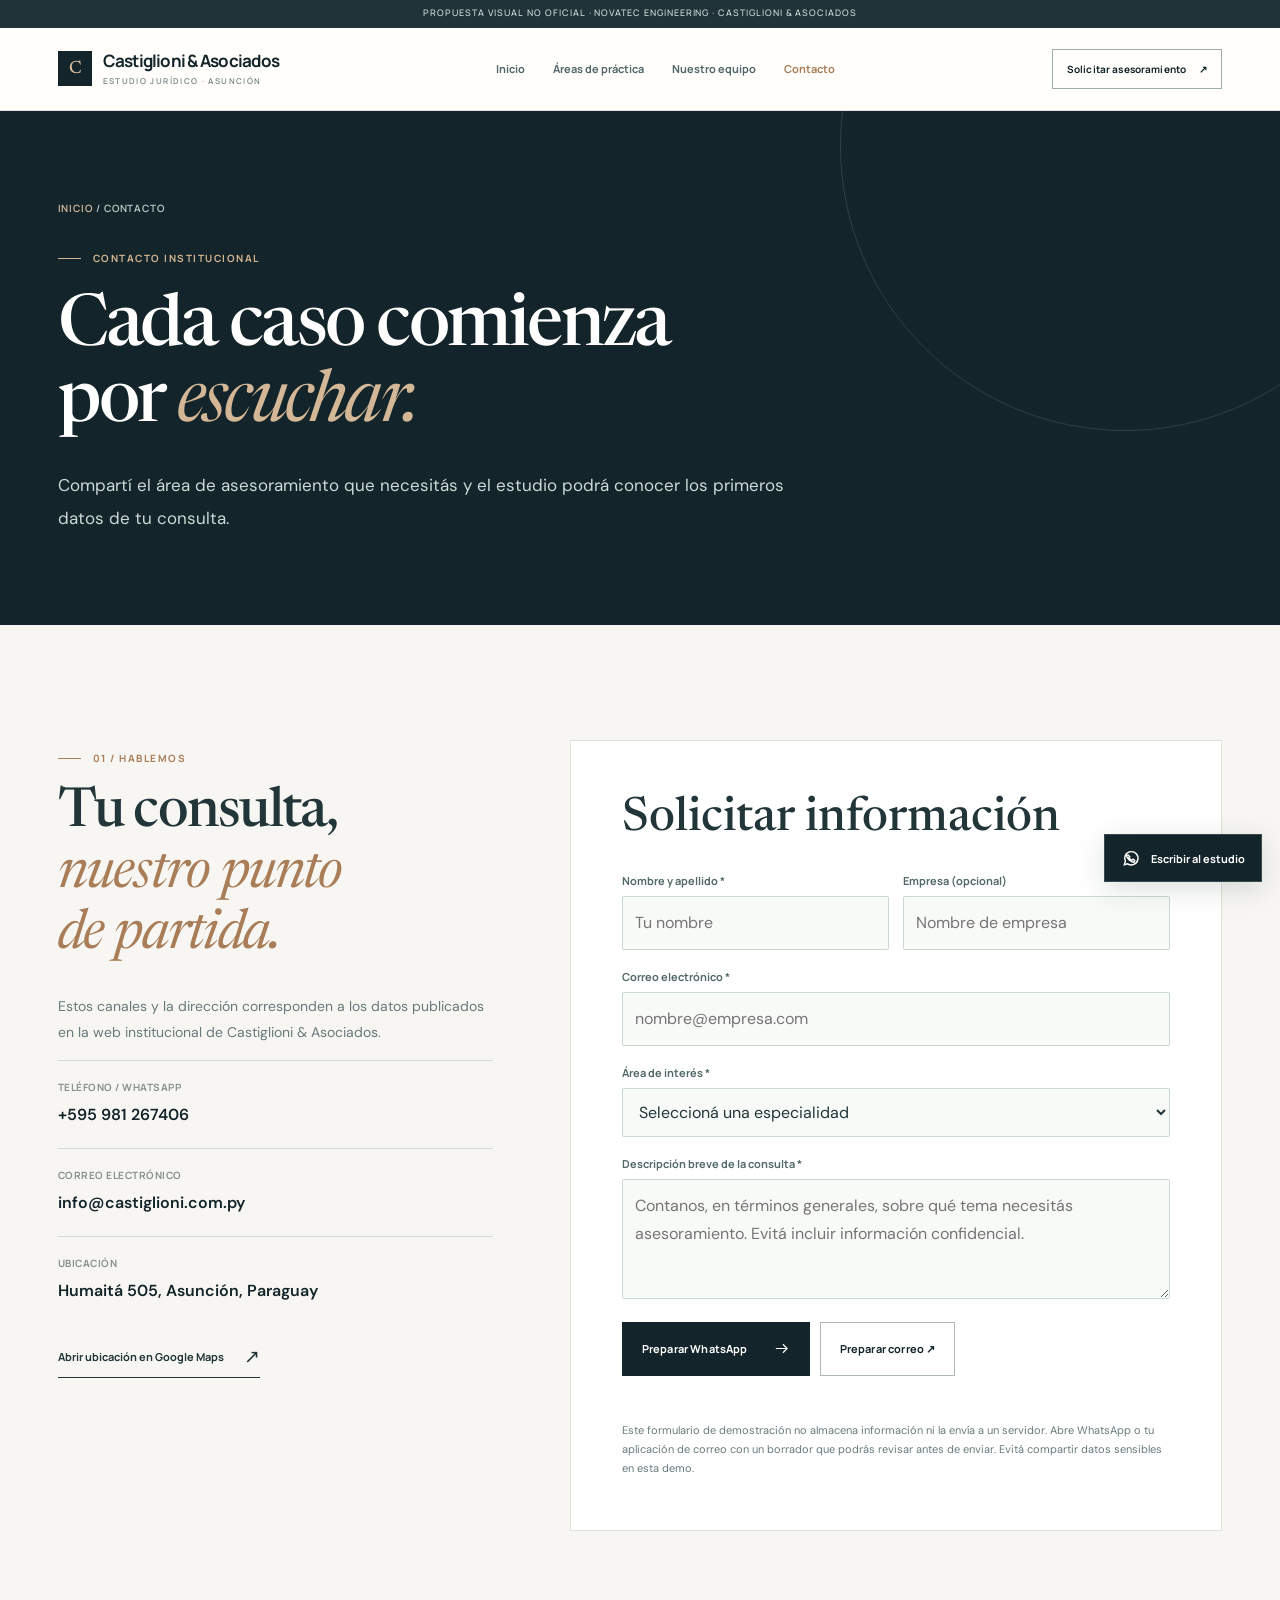
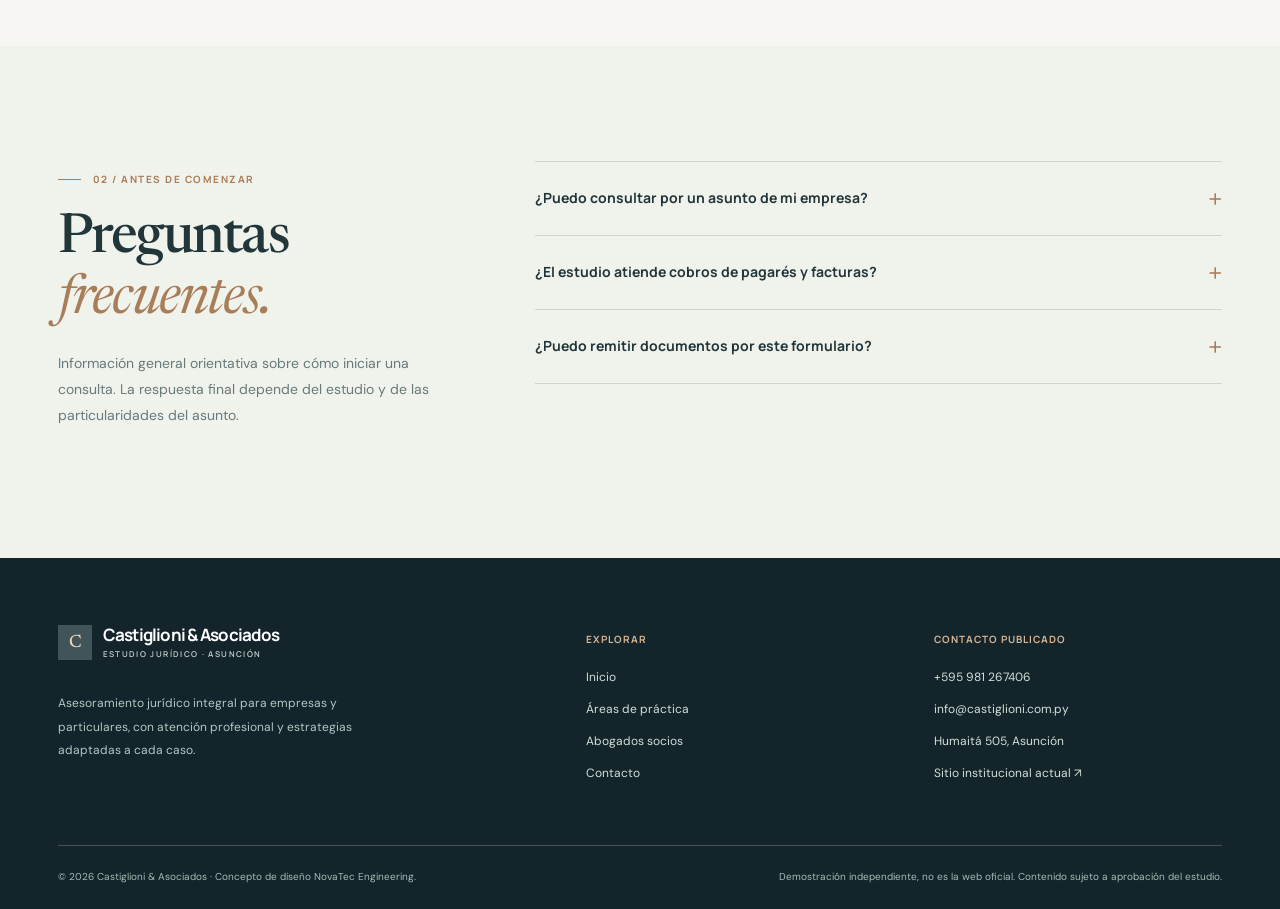
<file: demos/castiglioni/contacto.html>
<!doctype html><html lang="es-PY"><head><meta charset="utf-8"><meta name="viewport" content="width=device-width,initial-scale=1"><meta name="theme-color" content="#13252a"><meta name="robots" content="noindex,nofollow,noarchive"><meta name="description" content="Contactá al estudio jurídico Castiglioni & Asociados en Humaitá 505, Asunción. Teléfono +595 981 267406."><meta property="og:title" content="Castiglioni & Asociados | Estudio Jurídico en Asunción · Demo NovaTec"><meta property="og:description" content="Propuesta visual para Castiglioni & Asociados: asesoramiento corporativo, litigios, derecho civil, competencia y propiedad intelectual en Paraguay."><meta property="og:type" content="website"><title>Contacto | Castiglioni & Asociados</title><link rel="preconnect" href="https://fonts.googleapis.com"><link rel="preconnect" href="https://fonts.gstatic.com" crossorigin><link rel="stylesheet" href="assets/style.css?v=castiglioni-20261103"><script defer src="assets/app.js?v=castiglioni-20261103"></script></head><body data-page="contacto"><a class="skip" href="#main">Saltar al contenido</a><div class="site"><div class="demo-bar">Propuesta visual no oficial · NovaTec Engineering · Castiglioni & Asociados</div>
<header class="header" id="header"><nav class="container nav" aria-label="Navegación principal">
<a class="brand" href="index.html" aria-label="Castiglioni y Asociados, inicio"><span class="brand-mark" aria-hidden="true">C</span><span class="brand-copy"><strong>Castiglioni & Asociados</strong><small>ESTUDIO JURÍDICO · ASUNCIÓN</small></span></a>
<div class="nav-links"><a href="index.html">Inicio</a><a href="areas-de-practica.html" >Áreas de práctica</a><a href="equipo.html" >Nuestro equipo</a><a href="contacto.html" class="active" aria-current="page" >Contacto</a></div>
<a class="nav-action" href="contacto.html">Solicitar asesoramiento <span aria-hidden="true">↗</span></a>
<button class="menu-button" id="menuToggle" aria-label="Abrir menú" aria-expanded="false" aria-controls="mobileMenu" type="button">☰</button>
</nav></header>
<nav class="mobile-links" id="mobileMenu" aria-label="Menú móvil" aria-hidden="true">
<a href="index.html">Inicio</a><a href="areas-de-practica.html">Áreas de práctica</a><a href="equipo.html">Nuestro equipo</a><a href="contacto.html">Contacto</a>
<span class="eyebrow">Castiglioni & Asociados · Paraguay</span>
</nav><main id="main"><section class="page-intro"><div class="container"><div class="breadcrumb"><a href="index.html">Inicio</a> / Contacto</div><span class="eyebrow light">Contacto institucional</span><h1 class="display">Cada caso comienza por <em>escuchar.</em></h1><p class="lead">Compartí el área de asesoramiento que necesitás y el estudio podrá conocer los primeros datos de tu consulta.</p></div></section>
<section class="section"><div class="container contact-grid"><div class="contact-details"><span class="eyebrow">01 / Hablemos</span><h2 class="heading">Tu consulta, <em>nuestro punto de partida.</em></h2><p class="small">Estos canales y la dirección corresponden a los datos publicados en la web institucional de Castiglioni & Asociados.</p>
<div class="contact-line"><strong>Teléfono / WhatsApp</strong><a href="tel:+595981267406">+595 981 267406</a></div>
<div class="contact-line"><strong>Correo electrónico</strong><a href="mailto:info@castiglioni.com.py">info@castiglioni.com.py</a></div>
<div class="contact-line"><strong>Ubicación</strong><address>Humaitá 505, Asunción, Paraguay</address></div>
<a class="text-link map-link" href="https://www.google.com/maps/search/?api=1&query=Humait%C3%A1+505%2C+Asunci%C3%B3n%2C+Paraguay" target="_blank" rel="noopener noreferrer">Abrir ubicación en Google Maps <span>↗</span></a>
</div><div class="contact-form"><h2>Solicitar información</h2><form id="inquiryForm">
<div class="fields">
<div class="field"><label for="fullName">Nombre y apellido *</label><input id="fullName" name="fullName" autocomplete="name" maxlength="100" required placeholder="Tu nombre"></div>
<div class="field"><label for="company">Empresa (opcional)</label><input id="company" name="company" autocomplete="organization" maxlength="120" placeholder="Nombre de empresa"></div>
<div class="field full"><label for="contactEmail">Correo electrónico *</label><input id="contactEmail" name="contactEmail" type="email" autocomplete="email" maxlength="120" required placeholder="nombre@empresa.com"></div>
<div class="field full"><label for="subjectArea">Área de interés *</label><select id="subjectArea" name="subjectArea" required><option value="">Seleccioná una especialidad</option>
<option value="corporativo">Derecho Corporativo</option><option value="litigios">Litigios y recuperación de créditos</option><option value="civil">Derecho Civil</option><option value="competencia">Derecho de la Competencia</option><option value="intelectual">Propiedad Intelectual</option><option value="general">Consulta general</option></select></div>
<div class="field full"><label for="message">Descripción breve de la consulta *</label><textarea id="message" name="message" required maxlength="1500" placeholder="Contanos, en términos generales, sobre qué tema necesitás asesoramiento. Evitá incluir información confidencial."></textarea></div></div>
<div class="form-actions"><button type="submit" class="btn">Preparar WhatsApp <svg viewBox="0 0 24 24" fill="none" stroke="currentColor" stroke-width="1.6"><path d="M4 12h16m-6-6 6 6-6 6"/></svg></button><button type="button" id="sendEmail" class="btn secondary">Preparar correo ↗</button></div>
<p class="form-status" id="formStatus" role="status" aria-live="polite"></p>
<p class="form-note">Este formulario de demostración no almacena información ni la envía a un servidor. Abre WhatsApp o tu aplicación de correo con un borrador que podrás revisar antes de enviar. Evitá compartir datos sensibles en esta demo.</p>
</form></div>
</div></section>
<section class="section faq"><div class="container faq-grid"><div><span class="eyebrow">02 / Antes de comenzar</span><h2 class="heading">Preguntas <em>frecuentes.</em></h2><p class="small">Información general orientativa sobre cómo iniciar una consulta. La respuesta final depende del estudio y de las particularidades del asunto.</p></div>
<div>
<details><summary>¿Puedo consultar por un asunto de mi empresa?</summary><p>Sí. La práctica corporativa publicada comprende constitución societaria, contratos comerciales y cumplimiento regulatorio. Podés describir brevemente el tema para orientar tu primer contacto.</p></details>
<details><summary>¿El estudio atiende cobros de pagarés y facturas?</summary><p>En su sección de litigios, Castiglioni & Asociados menciona expresamente el cobro judicial y extrajudicial de títulos de crédito, incluidos pagarés, cheques y facturas. La viabilidad requiere evaluación individual.</p></details>
<details><summary>¿Puedo remitir documentos por este formulario?</summary><p>Esta versión es una demostración y no almacena documentos. Para intercambiar información o material confidencial utilizá únicamente los canales que el estudio confirme para tu caso.</p></details>
</div></div></section></main><footer class="footer"><div class="container">
<div class="footer-grid">
<div><a class="brand" href="index.html"><span class="brand-mark" aria-hidden="true">C</span><span class="brand-copy"><strong>Castiglioni & Asociados</strong><small>ESTUDIO JURÍDICO · ASUNCIÓN</small></span></a>
<p>Asesoramiento jurídico integral para empresas y particulares, con atención profesional y estrategias adaptadas a cada caso.</p></div>
<div class="footer-list"><h3>Explorar</h3><a href="index.html">Inicio</a><a href="areas-de-practica.html">Áreas de práctica</a><a href="equipo.html">Abogados socios</a><a href="contacto.html">Contacto</a></div>
<div class="footer-list"><h3>Contacto publicado</h3><a href="tel:+595981267406">+595 981 267406</a><a href="mailto:info@castiglioni.com.py">info@castiglioni.com.py</a><a href="https://www.google.com/maps/search/?api=1&query=Humait%C3%A1+505%2C+Asunci%C3%B3n%2C+Paraguay" target="_blank" rel="noopener noreferrer">Humaitá 505, Asunción</a><a href="https://www.castiglioni.com.py/" target="_blank" rel="noopener noreferrer">Sitio institucional actual ↗</a></div></div>
<div class="footer-end"><span>© 2026 Castiglioni & Asociados · Concepto de diseño NovaTec Engineering.</span><span>Demostración independiente, no es la web oficial. Contenido sujeto a aprobación del estudio.</span></div>
</div></footer>
<a class="whatsapp" href="https://wa.me/595981267406?text=Buen%20d%C3%ADa%2C%20quisiera%20realizar%20una%20consulta%20al%20Estudio%20Jur%C3%ADdico%20Castiglioni%20%26%20Asociados." aria-label="Consultar al estudio por WhatsApp" target="_blank" rel="noopener noreferrer"><svg viewBox="0 0 24 24" stroke="currentColor" fill="none" stroke-width="1.7"><path d="m4 20 1.3-4A8 8 0 1 1 8 19z"/><path d="m8.5 8.5 2 2-1 1c1 2 2 3 4 3l1-1 2 1.5-1 2c-4 0-8-4-9-8z"/></svg><span>Escribir al estudio</span></a></div></body></html>
</file>
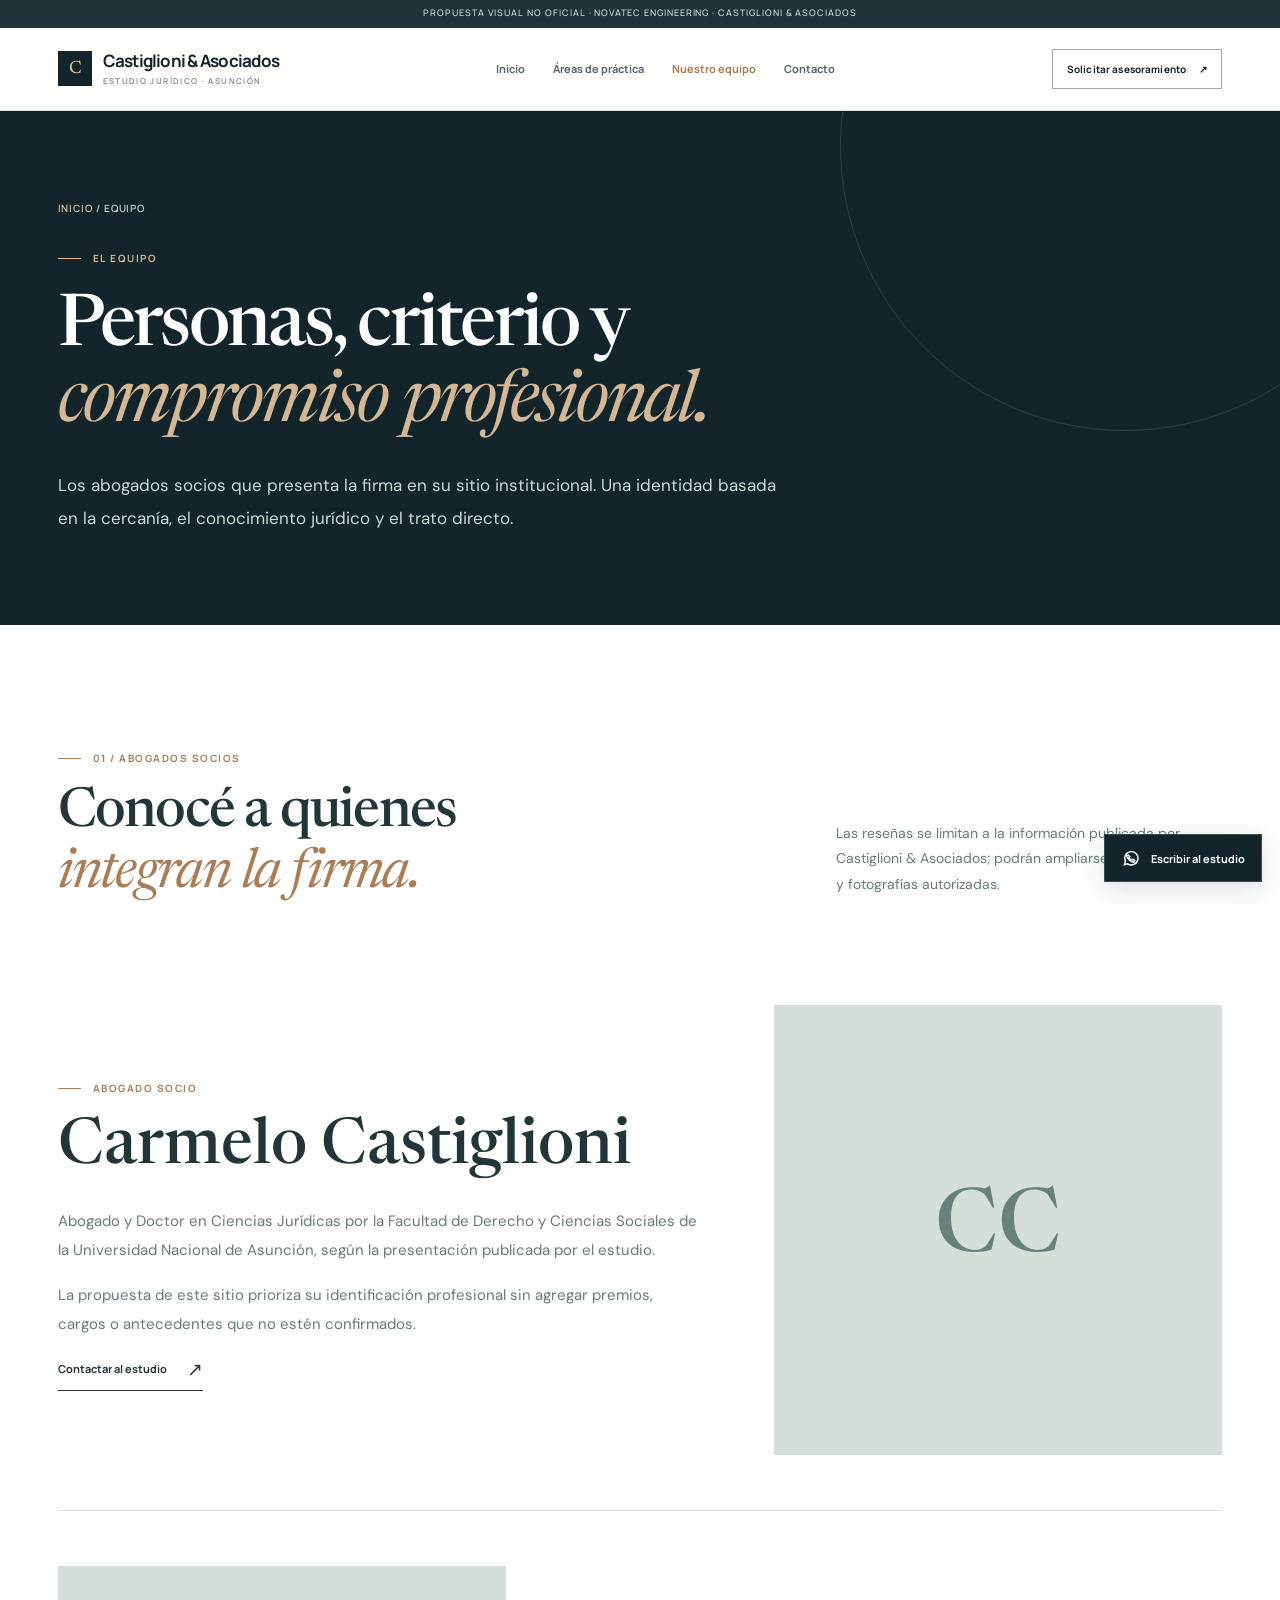
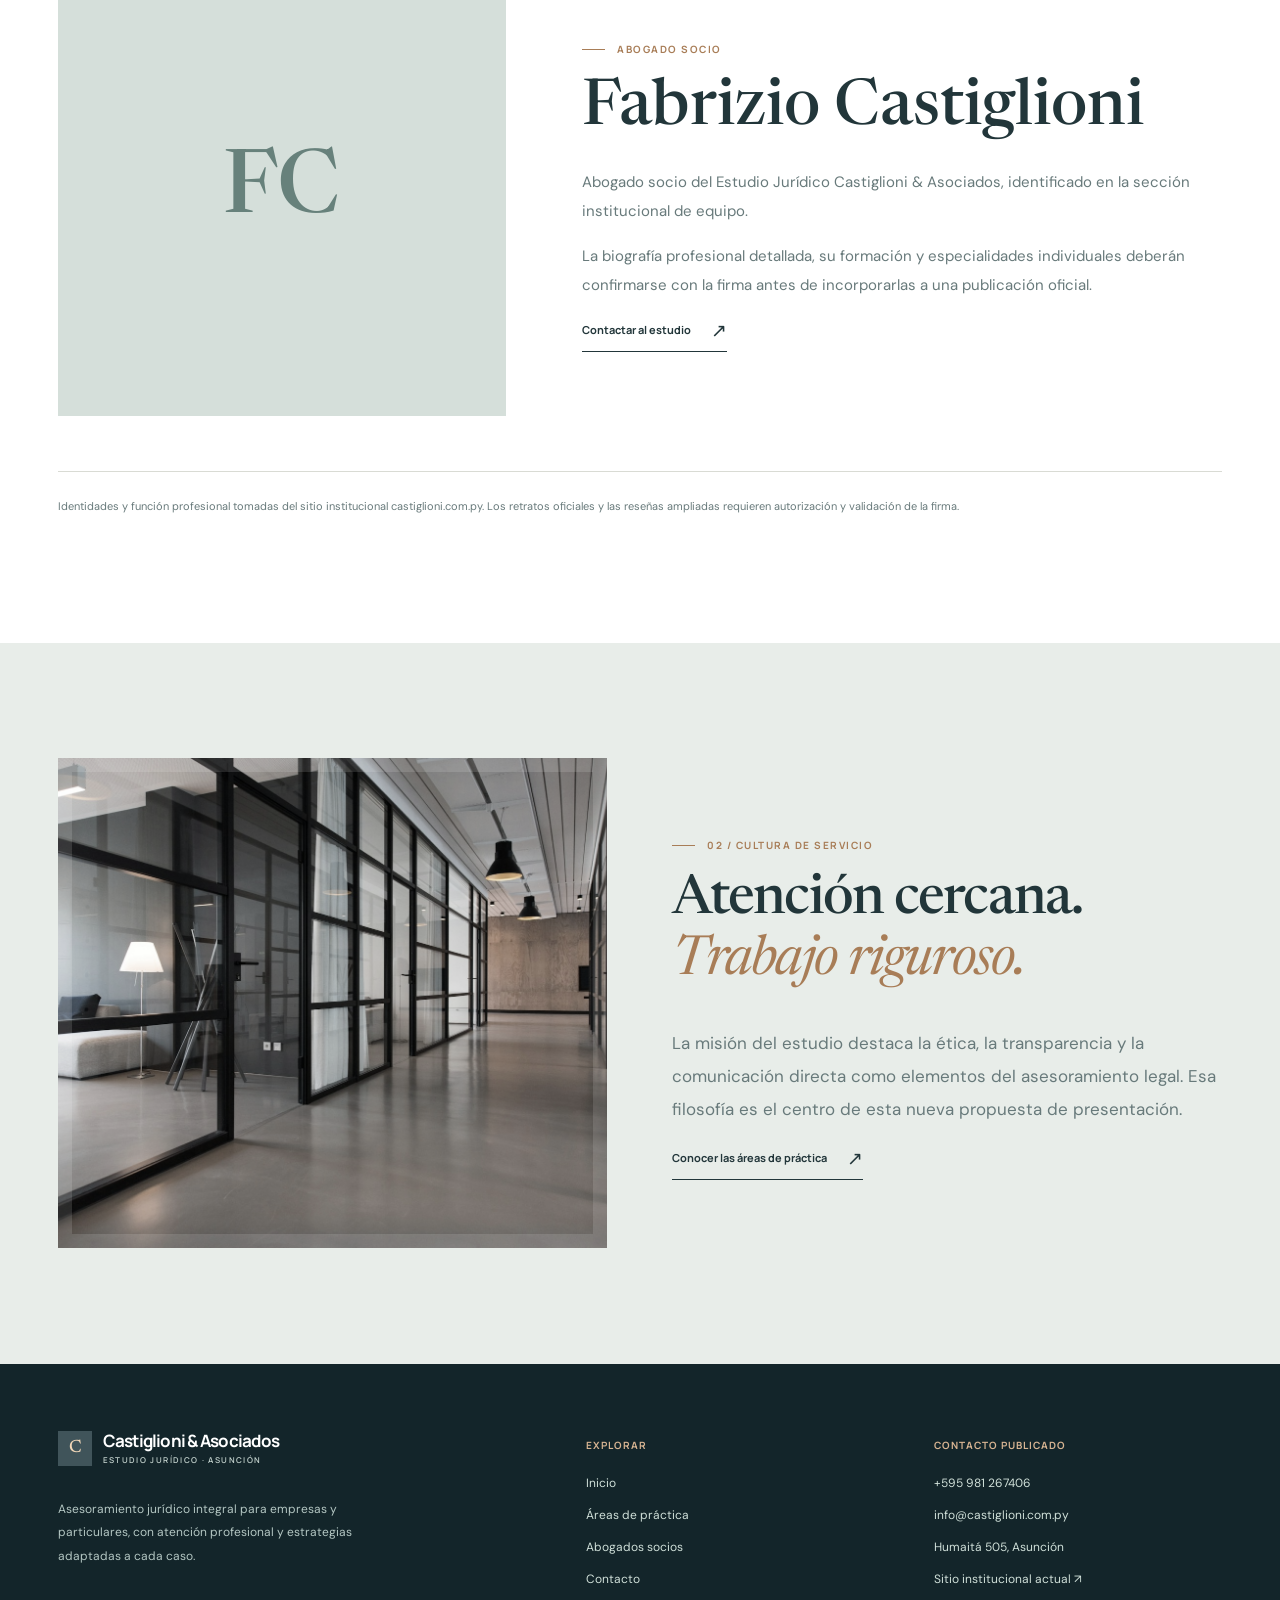
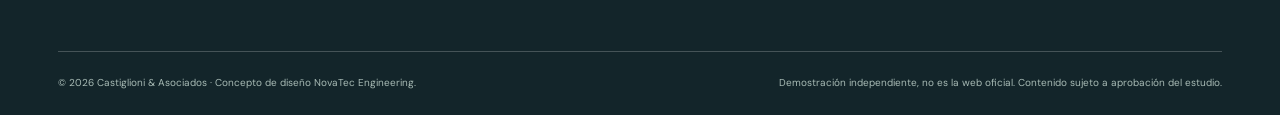
<file: demos/castiglioni/equipo.html>
<!doctype html><html lang="es-PY"><head><meta charset="utf-8"><meta name="viewport" content="width=device-width,initial-scale=1"><meta name="theme-color" content="#13252a"><meta name="robots" content="noindex,nofollow,noarchive"><meta name="description" content="Conocé a los abogados socios Carmelo Castiglioni y Fabrizio Castiglioni. Información institucional verificada."><meta property="og:title" content="Castiglioni & Asociados | Estudio Jurídico en Asunción · Demo NovaTec"><meta property="og:description" content="Propuesta visual para Castiglioni & Asociados: asesoramiento corporativo, litigios, derecho civil, competencia y propiedad intelectual en Paraguay."><meta property="og:type" content="website"><title>Equipo profesional | Castiglioni & Asociados</title><link rel="preconnect" href="https://fonts.googleapis.com"><link rel="preconnect" href="https://fonts.gstatic.com" crossorigin><link rel="stylesheet" href="assets/style.css?v=castiglioni-20261103"><script defer src="assets/app.js?v=castiglioni-20261103"></script></head><body data-page="equipo"><a class="skip" href="#main">Saltar al contenido</a><div class="site"><div class="demo-bar">Propuesta visual no oficial · NovaTec Engineering · Castiglioni & Asociados</div>
<header class="header" id="header"><nav class="container nav" aria-label="Navegación principal">
<a class="brand" href="index.html" aria-label="Castiglioni y Asociados, inicio"><span class="brand-mark" aria-hidden="true">C</span><span class="brand-copy"><strong>Castiglioni & Asociados</strong><small>ESTUDIO JURÍDICO · ASUNCIÓN</small></span></a>
<div class="nav-links"><a href="index.html">Inicio</a><a href="areas-de-practica.html" >Áreas de práctica</a><a href="equipo.html" class="active" aria-current="page" >Nuestro equipo</a><a href="contacto.html" >Contacto</a></div>
<a class="nav-action" href="contacto.html">Solicitar asesoramiento <span aria-hidden="true">↗</span></a>
<button class="menu-button" id="menuToggle" aria-label="Abrir menú" aria-expanded="false" aria-controls="mobileMenu" type="button">☰</button>
</nav></header>
<nav class="mobile-links" id="mobileMenu" aria-label="Menú móvil" aria-hidden="true">
<a href="index.html">Inicio</a><a href="areas-de-practica.html">Áreas de práctica</a><a href="equipo.html">Nuestro equipo</a><a href="contacto.html">Contacto</a>
<span class="eyebrow">Castiglioni & Asociados · Paraguay</span>
</nav><main id="main"><section class="page-intro"><div class="container"><div class="breadcrumb"><a href="index.html">Inicio</a> / Equipo</div><span class="eyebrow light">El equipo</span><h1 class="display">Personas, criterio y <em>compromiso profesional.</em></h1><p class="lead">Los abogados socios que presenta la firma en su sitio institucional. Una identidad basada en la cercanía, el conocimiento jurídico y el trato directo.</p></div></section>
<section class="section" style="background:#fff"><div class="container">
<div class="section-head"><div><span class="eyebrow">01 / Abogados socios</span><h2 class="heading">Conocé a quienes <em>integran la firma.</em></h2></div><p>Las reseñas se limitan a la información publicada por Castiglioni & Asociados; podrán ampliarse con trayectorias y fotografías autorizadas.</p></div>
<article class="profile-grid" id="carmelo"><div class="profile-photo"><span class="profile-fallback">CC</span></div><div class="profile-copy"><span class="eyebrow">Abogado socio</span><h2>Carmelo Castiglioni</h2><p>Abogado y Doctor en Ciencias Jurídicas por la Facultad de Derecho y Ciencias Sociales de la Universidad Nacional de Asunción, según la presentación publicada por el estudio.</p><p>La propuesta de este sitio prioriza su identificación profesional sin agregar premios, cargos o antecedentes que no estén confirmados.</p><a href="contacto.html" class="text-link">Contactar al estudio <span>↗</span></a></div></article>
<article class="profile-grid" id="fabrizio"><div class="profile-photo"><span class="profile-fallback">FC</span></div><div class="profile-copy"><span class="eyebrow">Abogado socio</span><h2>Fabrizio Castiglioni</h2><p>Abogado socio del Estudio Jurídico Castiglioni & Asociados, identificado en la sección institucional de equipo.</p><p>La biografía profesional detallada, su formación y especialidades individuales deberán confirmarse con la firma antes de incorporarlas a una publicación oficial.</p><a href="contacto.html" class="text-link">Contactar al estudio <span>↗</span></a></div></article>
<p class="citation-note">Identidades y función profesional tomadas del sitio institucional castiglioni.com.py. Los retratos oficiales y las reseñas ampliadas requieren autorización y validación de la firma.</p>
</div></section>
<section class="section method"><div class="container method-grid"><div class="method-visual"><img src="assets/media/interior.jpg" alt="Oficina profesional contemporánea, imagen ilustrativa"></div><div class="method-content"><span class="eyebrow">02 / Cultura de servicio</span><h2 class="heading">Atención cercana. <em>Trabajo riguroso.</em></h2><p class="lead">La misión del estudio destaca la ética, la transparencia y la comunicación directa como elementos del asesoramiento legal. Esa filosofía es el centro de esta nueva propuesta de presentación.</p><a href="areas-de-practica.html" class="text-link">Conocer las áreas de práctica <span>↗</span></a></div></div></section></main><footer class="footer"><div class="container">
<div class="footer-grid">
<div><a class="brand" href="index.html"><span class="brand-mark" aria-hidden="true">C</span><span class="brand-copy"><strong>Castiglioni & Asociados</strong><small>ESTUDIO JURÍDICO · ASUNCIÓN</small></span></a>
<p>Asesoramiento jurídico integral para empresas y particulares, con atención profesional y estrategias adaptadas a cada caso.</p></div>
<div class="footer-list"><h3>Explorar</h3><a href="index.html">Inicio</a><a href="areas-de-practica.html">Áreas de práctica</a><a href="equipo.html">Abogados socios</a><a href="contacto.html">Contacto</a></div>
<div class="footer-list"><h3>Contacto publicado</h3><a href="tel:+595981267406">+595 981 267406</a><a href="mailto:info@castiglioni.com.py">info@castiglioni.com.py</a><a href="https://www.google.com/maps/search/?api=1&query=Humait%C3%A1+505%2C+Asunci%C3%B3n%2C+Paraguay" target="_blank" rel="noopener noreferrer">Humaitá 505, Asunción</a><a href="https://www.castiglioni.com.py/" target="_blank" rel="noopener noreferrer">Sitio institucional actual ↗</a></div></div>
<div class="footer-end"><span>© 2026 Castiglioni & Asociados · Concepto de diseño NovaTec Engineering.</span><span>Demostración independiente, no es la web oficial. Contenido sujeto a aprobación del estudio.</span></div>
</div></footer>
<a class="whatsapp" href="https://wa.me/595981267406?text=Buen%20d%C3%ADa%2C%20quisiera%20realizar%20una%20consulta%20al%20Estudio%20Jur%C3%ADdico%20Castiglioni%20%26%20Asociados." aria-label="Consultar al estudio por WhatsApp" target="_blank" rel="noopener noreferrer"><svg viewBox="0 0 24 24" stroke="currentColor" fill="none" stroke-width="1.7"><path d="m4 20 1.3-4A8 8 0 1 1 8 19z"/><path d="m8.5 8.5 2 2-1 1c1 2 2 3 4 3l1-1 2 1.5-1 2c-4 0-8-4-9-8z"/></svg><span>Escribir al estudio</span></a></div></body></html>
</file>
<file: css/studio.css>
@charset "UTF-8";

@font-face {
  font-family: "Manrope";
  src: url("../fonts/manrope-latin.woff2") format("woff2");
  font-style: normal;
  font-weight: 400 800;
  font-display: swap;
}

:root {
  color-scheme: light;
  --ink: #102044;
  --muted: #56647c;
  --accent: #1556ed;
  --line: #dce4f2;
  --wash: #f5f8ff;
  --curve: cubic-bezier(.2, .75, .2, 1);
}

*, *::before, *::after { box-sizing: border-box; }
[hidden] { display: none !important; }
html { background: #fff; scroll-padding-top: 6rem; }
body { margin: 0; color: var(--ink); background: #fff; font: 400 1rem/1.65 "Manrope", system-ui, sans-serif; -webkit-font-smoothing: antialiased; }
h1, h2, h3, p, figure { margin: 0; }
h1, h2, h3 { text-wrap: balance; }
p { text-wrap: pretty; }
a { color: inherit; text-underline-offset: .3em; }
button, input, select, textarea { font: inherit; }
button, summary { cursor: pointer; }
button { color: inherit; }
img { display: block; max-width: 100%; height: auto; }
::selection { color: #102044; background: #c6ddff; }
:focus-visible { outline: 3px solid #1556ed; outline-offset: 5px; }
:where(main, section)[tabindex="-1"]:focus { outline: none; }
.wrap, .nv-header-inner, .nav-mobile { width: min(100% - 5rem, 80rem); margin-inline: auto; }
.skip { position: fixed; inset: .75rem auto auto .75rem; z-index: 10; padding: .75rem 1rem; background: #fff; color: var(--accent); box-shadow: 0 3px 20px #163b7220; transform: translateY(-200%); }
.skip:focus { transform: none; }

/* Navigation */
.nv-header { position: sticky; top: 0; z-index: 5; border-bottom: 1px solid #183d6a0d; background: #ffffffed; backdrop-filter: blur(18px); }
.nv-header-inner { min-height: 5.35rem; display: flex; justify-content: space-between; align-items: center; gap: 1.5rem; }
.nv-logo img { width: 11.75rem; }
.nv-links { display: flex; align-items: center; gap: 1.7rem; }
.nv-links a, .nav-mobile a { text-decoration: none; font-size: .875rem; font-weight: 600; }
.nv-links a:hover { color: var(--accent); }
.nv-links .nav-link-cta { padding: .8rem 1.25rem; background: var(--ink); color: #fff; border-radius: 50px; }
.nv-links .nav-link-cta:hover { background: var(--accent); color: #fff; }
.nav-toggle, .nav-mobile { display: none; }

/* Hero and luminous form */
.studio-hero { position: relative; isolation: isolate; overflow: clip; background: linear-gradient(125deg, #fff 20%, #f7faff 78%, #eaf2ff); }
.hero-grid { display: grid; grid-template-columns: minmax(0, 1.04fr) minmax(0, 1fr); gap: clamp(2rem, 5vw, 5rem); align-items: center; padding-block: clamp(4rem, 7vw, 7rem) 4.5rem; }
.eyebrow { display: flex; align-items: center; gap: .7rem; margin-bottom: 1.35rem; color: var(--accent); font-size: .75rem; font-weight: 750; letter-spacing: .12em; text-transform: uppercase; }
.eyebrow::before { content: ""; width: 1.6rem; height: 1px; background: currentColor; flex: none; }
h1 { font-size: clamp(3.1rem, 5.25vw, 5.25rem); font-weight: 650; line-height: 1.09; letter-spacing: -.055em; }
h1 em { font-style: normal; color: var(--accent); background: linear-gradient(105deg, #1247d4 8%, #1b6ff5 58%, #2285d4); background-clip: text; -webkit-text-fill-color: transparent; }
.hero-text { max-width: 32rem; margin-block: 1.75rem 2rem; color: var(--muted); font-size: 1.075rem; line-height: 1.85; }
.actions { display: flex; flex-wrap: wrap; gap: .8rem; }
.btn { display: inline-flex; align-items: center; justify-content: center; min-height: 3.35rem; padding: .85rem 1.4rem; border: 1px solid transparent; border-radius: 50px; font-size: .9rem; font-weight: 700; text-decoration: none; transition: transform .25s var(--curve), box-shadow .25s, background .25s; }
.btn-blue { color: #fff; background: linear-gradient(120deg, #1748dc, #216cff); box-shadow: 0 8px 24px #1556ed25, inset 0 1px #ffffff40; }
.btn-blue:hover { transform: translateY(-2px); box-shadow: 0 12px 30px #1556ed35; }
.btn-outline { color: var(--ink); border-color: #d1dceb; background: #ffffff70; }
.btn-outline:hover { background: #fff; border-color: #aabfdf; }
.hero-disciplines { margin-top: 2rem; display: flex; gap: .8rem; flex-wrap: wrap; color: #67758b; font-size: .75rem; }
.hero-disciplines span { color: #afbed4; }
.hero-bottom { display: flex; align-items: center; justify-content: space-between; flex-wrap: wrap; gap: .5rem 2rem; padding-block: 1.3rem; border-top: 1px solid #b9cde14d; color: #647188; font-size: .8rem; }
.hero-bottom a { font-weight: 600; color: var(--ink); text-decoration: none; padding-block: .5rem; }
.hero-visual { position: relative; min-width: 0; isolation: isolate; padding: .75rem 0 1rem; }
.light-sculpture { position: absolute; z-index: -1; inset: -5.25rem -4.5rem -1rem -2.5rem; pointer-events: none; }
.light-sculpture::before { content: ""; position: absolute; inset: 5rem -7rem 0 -3rem; background: radial-gradient(ellipse at 60% 50%, #61b7ff55, #8ab8ff24 38%, transparent 68%); }
.energy-loop { position: absolute; width: 122%; aspect-ratio: 1.06; top: 0; left: 0; transform: perspective(1200px) rotateY(-25deg) rotateZ(-32deg); background: conic-gradient(from 25deg, #75c9ff, #e3f7ff 10%, #2b75f9 23%, #103bcc 35%, #1d4ee4 48%, #3da1ff 64%, #d7eeff 77%, #0454ee 91%, #75c9ff); mask-image: radial-gradient(ellipse, transparent 49%, #000 49.5%, #000 65%, transparent 65.5%); filter: drop-shadow(0 20px 14px #2b6ce92b); }
.energy-trace { position: absolute; width: 105%; aspect-ratio: 1; left: 6%; top: 4%; border: 1px solid #216bff30; border-radius: 50%; transform: perspective(1000px) rotateY(-25deg) rotateZ(-32deg); }
.workbench { width: calc(100% - 1rem); margin: 3.15rem 0 0; border: 1px solid #ffffff; border-radius: 1.4rem; background: #fffffff5; box-shadow: 0 32px 70px #1a468e23, 0 4px 15px #16387508, inset 0 0 0 1px #d5e2f55c; transform: perspective(1200px) rotateY(-6deg) rotateZ(-2deg); overflow: hidden; transition: transform .55s var(--curve), box-shadow .4s; }
.workbench:focus-within { transform: none; box-shadow: 0 32px 70px #1a468e23, 0 0 0 3px #1556ed19; }
.bench-header { display: flex; align-items: center; gap: .75rem; padding: 1.15rem 1.4rem .95rem; }
.bench-header img { flex: none; }
.bench-header h2 { font-size: .95rem; line-height: 1.4; letter-spacing: -.025em; font-weight: 750; }
.bench-header p { margin-top: .15rem; font-size: .75rem; color: #64718b; }
.bench-steps { margin: 0; padding: .7rem 1.4rem; list-style: none; display: grid; grid-template-columns: repeat(3, minmax(0, 1fr)); border-block: 1px solid #e5ebf5; background: #f9fbff; }
.bench-steps li { display: flex; align-items: center; gap: .4rem; font-size: .75rem; font-weight: 650; color: #68758b; }
.step-mark { flex: none; width: .4rem; height: .4rem; border-radius: 50%; background: #c1cee2; }
.bench-steps [aria-current="step"] { color: #164ccc; }
.bench-steps [aria-current="step"] .step-mark, .bench-steps .is-done .step-mark { background: #2162ed; }
.bench-views { min-height: 17.65rem; position: relative; }
.demo-view { padding: 1.25rem 1.4rem 1.1rem; }
.demo-section-label { display: flex; align-items: center; gap: .4rem; font-size: .72rem; font-weight: 650; color: #64718b; margin-bottom: .8rem; }
.demo-site-mark { width: .55rem; height: .55rem; background: #225ceb; border-radius: .14rem; transform: rotate(-15deg); }
.demo-view h3 { font-size: 1.65rem; line-height: 1.2; letter-spacing: -.05em; font-weight: 700; }
.demo-inquiry { margin-top: 1rem; padding: .85rem 1rem; background: #f5f8ff; border: 1px solid #e1e9f6; border-radius: .8rem; }
.demo-inquiry label { display: block; font-size: .7rem; color: #5b6981; font-weight: 600; }
.demo-inquiry input { display: block; background: transparent; border: none; border-bottom: 1px solid #c1d1ec; border-radius: 0; color: #17294a; width: 100%; padding: .25rem 0; font-size: 1rem; font-weight: 700; }
.demo-inquiry input:focus { outline-offset: 2px; }
.demo-message { font-size: .8rem; color: #5b6981; margin-top: .55rem; }
.demo-title-row { display: flex; align-items: center; justify-content: space-between; gap: 1rem; margin-block: 1rem 1.25rem; }
.demo-count, .demo-pill { border-radius: 50px; padding: .2rem .5rem; background: #eaf2ff; color: #1f55ba; font-size: .7rem; font-weight: 650; flex: none; }
.demo-record { display: flex; align-items: center; gap: .65rem; border: 1px solid #e0e9f7; padding: .7rem; border-radius: .75rem; box-shadow: 0 5px 15px #163b7208; }
.demo-avatar { display: grid; place-items: center; flex: none; width: 2.25rem; height: 2.25rem; border-radius: 50%; background: #e6edff; color: #164ccc; font-size: .9rem; font-weight: 700; }
.demo-record > div { flex: 1; min-width: 0; }
.demo-record strong { display: block; overflow-wrap: anywhere; font-size: .9rem; }
.demo-record p { font-size: .7rem; color: #64718b; }
.demo-record-meta { display: flex; justify-content: space-between; gap: .5rem; font-size: .75rem; padding-top: .7rem; }
.demo-record-meta span { color: #64718b; }
.demo-record-meta strong { text-align: right; font-weight: 650; }
.demo-team { text-align: center; padding-top: 1.1rem; }
.demo-check { display: block; position: relative; margin: 0 auto .75rem; width: 2.6rem; height: 2.6rem; background: #eaf2ff; border: 1px solid #cddfff; border-radius: 50%; }
.demo-check::before { content: ""; position: absolute; left: .85rem; top: .75rem; width: .8rem; height: .5rem; border-left: 2px solid #1556ed; border-bottom: 2px solid #1556ed; transform: rotate(-45deg); }
.demo-team > p { max-width: 20rem; font-size: .8rem; color: #5b6981; margin: .65rem auto; }
.demo-team [data-demo-person] { overflow-wrap: anywhere; }
.demo-assigned { display: flex; gap: .7rem; align-items: center; justify-content: center; text-align: left; font-size: .7rem; color: #64718b; }
.demo-assigned strong { color: #214474; font-weight: 650; }
.team-avatars { display: flex; padding-left: .5rem; }
.team-avatars i { display: grid; place-items: center; font-style: normal; width: 1.8rem; height: 1.8rem; border: 2px solid #fff; border-radius: 50%; background: #c8d9ff; color: #194aa1; margin-left: -.5rem; }
.team-avatars i + i { background: #e1ebfc; }
.bench-footer { padding: .8rem 1.4rem 1.1rem; }
.bench-status { min-height: 2.75rem; color: #5b6981; font-size: .75rem; line-height: 1.55; margin-bottom: .7rem; }
.bench-run { width: 100%; min-height: 2.9rem; border: 0; border-radius: .7rem; background: #1859ea; color: #fff; font-size: .8rem; font-weight: 700; box-shadow: 0 4px 12px #1556ed21, inset 0 1px #ffffff30; transition: background .2s, box-shadow .2s; }
.bench-run:hover { background: #0b43cb; box-shadow: 0 6px 18px #1556ed30; }
.demo-note { display: table; margin: 1.2rem auto 0; padding: .25rem .7rem; border-radius: 50px; background: #ffffffed; text-align: center; font-size: .7rem; color: #526682; }

/* Services */
.section { padding-block: clamp(4rem, 7vw, 7rem); }
.section-top { display: grid; grid-template-columns: minmax(0, 1.4fr) minmax(0, 1fr); align-items: end; gap: 2rem 5rem; margin-bottom: 3rem; }
h2 { font-size: clamp(2.25rem, 3.65vw, 3.65rem); font-weight: 650; line-height: 1.14; letter-spacing: -.055em; }
.section-top > p { max-width: 26rem; color: var(--muted); }
.services { display: grid; grid-template-columns: 1.15fr 1fr 1fr; gap: 1.25rem; }
.service { min-width: 0; overflow: hidden; border: 1px solid #e4eaf5; border-radius: 1.4rem; background: #fbfcff; display: flex; flex-direction: column; transition: border-color .3s, transform .4s var(--curve), box-shadow .4s; }
.service:hover { transform: translateY(-5px); border-color: #b5cef9; box-shadow: 0 14px 40px #153e7810; }
.service-copy { padding: 1.6rem 1.7rem 1.85rem; display: flex; flex: 1; flex-direction: column; gap: 1rem; }
.service h3 { font-size: 1.35rem; letter-spacing: -.035em; font-weight: 700; line-height: 1.25; }
.service p { font-size: .925rem; line-height: 1.8; color: var(--muted); }
.service a { color: var(--accent); font-size: .85rem; font-weight: 700; padding-top: .75rem; margin-top: auto; text-decoration: none; }
.service a:hover { text-decoration: underline; }
.service-art { height: 12.5rem; position: relative; display: grid; place-items: center; background: radial-gradient(ellipse at 50% 100%, #cbdfff, #f0f5ff 70%); overflow: hidden; border-bottom: 1px solid #e4eaf5; }
.mini-browser { width: 72%; height: 78%; transform: translateY(1.35rem) rotate(-5deg); border: 1px solid #d2dff3; border-radius: .7rem; background: #fff; box-shadow: 0 12px 25px #2e5c9e1c; padding: .6rem .85rem; }
.mini-browser > span { display: block; height: .3rem; width: 22%; border-radius: .2rem; background: #1f5ef2; margin-bottom: .7rem; }
.mini-browser > div { height: 60%; position: relative; padding-top: 1rem; }
.mini-browser b { display: block; margin-bottom: .3rem; width: 48%; height: .55rem; border-radius: .2rem; background: #213555; }
.mini-browser b + b { width: 38%; }
.mini-browser em { display: block; width: 27%; height: .55rem; background: #2167ff; margin-top: .6rem; border-radius: .15rem; }
.mini-browser > div > i { position: absolute; top: 0; right: -.1rem; width: 37%; height: 95%; border-radius: 45% 45% .5rem .5rem; background: linear-gradient(135deg, #a1dcff, #1264fd 65%, #173fb0); box-shadow: inset -8px -6px 16px #133fa240; }
.mini-browser aside { display: flex; gap: .4rem; margin-top: .6rem; }
.mini-browser aside i { height: 1.6rem; flex: 1; background: #f1f5fc; border: 1px solid #e2eaf7; border-radius: .25rem; }
.system-art { background: radial-gradient(ellipse at 50% 100%, #d0e7ff, #f3f8ff 70%); }
.mini-system { display: flex; width: 75%; height: 76%; transform: translateY(1.1rem) rotate(4deg); border: 1px solid #d2dff3; background: #fff; border-radius: .7rem; overflow: hidden; box-shadow: 0 12px 25px #2e5c9e1c; }
.mini-system > i { width: 19%; background: #2057e2; }
.mini-system > div { display: flex; gap: .4rem; flex-wrap: wrap; padding: .9rem; flex: 1; }
.mini-system b { width: calc((100% - .8rem)/3); height: 20%; border: 1px solid #e1e8f6; border-radius: .3rem; background: linear-gradient(#eff5ff 55%, #fff 55%); }
.mini-system span { display: flex; align-items: end; gap: .5rem; width: 100%; padding: .3rem; height: 70%; border-bottom: 1px solid #d9e5f5; }
.mini-system em { background: linear-gradient(#5f9aff,#dceaff); border-radius: .2rem .2rem 0 0; flex: 1; height: 45%; }
.mini-system em:nth-child(2) { height: 65%; }
.mini-system em:nth-child(3) { height: 55%; }
.mini-system em:nth-child(4) { height: 88%; }
.mini-system em:nth-child(5) { height: 100%; background: linear-gradient(#1859ea,#74a8ff); }
.flow-art { background: radial-gradient(ellipse at 50% 100%, #d6e2ff, #f5f7ff 70%); }
.flow-art > div { display: flex; align-items: center; justify-content: center; width: 78%; transform: rotate(-8deg); }
.flow-art i { flex: none; width: 3.25rem; height: 3.25rem; border: 1px solid #d3e0f7; border-radius: .9rem; background: #fff; box-shadow: 0 8px 15px #2e5c9e15; position: relative; }
.flow-art i::before { content: ""; position: absolute; inset: 1rem; border: 2px solid #386ee5; border-radius: .25rem; }
.flow-art i:nth-of-type(2) { background: #1859ea; border-color: #3872f1; transform: translateY(-1rem); box-shadow: 0 12px 24px #1556ed30; }
.flow-art i:nth-of-type(2)::before { border-color: #fff; border-radius: 50%; }
.flow-art span { flex: 1; height: 1px; background: #a1bbef; }

/* Quiet, explorable proof */
.evidence { background: #f6f8fd; border-block: 1px solid #eaf0f8; }
.evidence-layout { display: grid; grid-template-columns: minmax(0, 1fr) minmax(0, 1.6fr); gap: clamp(2rem, 7vw, 7rem); align-items: start; }
.evidence-intro { position: sticky; top: 7rem; }
.evidence-intro h2 { font-size: clamp(2.6rem, 4.5vw, 4.75rem); }
.evidence-intro em { color: var(--accent); font-style: normal; }
.evidence-intro > p:not(.eyebrow) { max-width: 21rem; color: var(--muted); margin: 1.4rem 0 .65rem; }
.text-link { display: inline-block; padding-block: .65rem; color: var(--accent); font-size: .9rem; font-weight: 700; text-decoration-thickness: 1px; text-decoration-color: #9abaf2; }
.text-link:hover { text-decoration-color: currentColor; }
.case { border-top: 1px solid #d5dfef; scroll-margin-top: 6rem; }
.case:last-child { border-bottom: 1px solid #d5dfef; }
.case summary { display: grid; grid-template-columns: minmax(0, 1fr) 2.15rem; gap: .1rem 1rem; padding: 1.35rem 0; cursor: pointer; list-style: none; }
.case summary::-webkit-details-marker { display: none; }
.case-name { font-size: clamp(1.2rem, 1.85vw, 1.65rem); font-weight: 650; letter-spacing: -.04em; }
.case-skill { grid-row: 2; color: #66758d; font-size: .8rem; }
.case-icon { grid-column: 2; grid-row: 1 / span 2; align-self: center; position: relative; height: 2.15rem; border: 1px solid #cbd9ee; border-radius: 50%; color: #2159d4; transition: background .2s; }
.case-icon::before, .case-icon::after { content: ""; position: absolute; top: calc(50% - .5px); left: calc(50% - 5px); width: 10px; height: 1px; background: currentColor; }
.case-icon::after { transform: rotate(90deg); transition: transform .3s; }
.case[open] .case-icon { background: #e1eaff; }
.case[open] .case-icon::after { transform: rotate(0); }
.case[open] .case-name, .case summary:hover .case-name { color: var(--accent); }
.case-body { padding: 0 0 1.3rem; }
.case-body > p { font-size: .925rem; color: var(--muted); margin-bottom: 1rem; }
.case-body > a { display: inline-block; color: var(--accent); font-size: .85rem; font-weight: 700; padding-block: .65rem; }
.case-capture { overflow: hidden; padding: .65rem .65rem 0; background: #e6edf8; border: 1px solid #d8e2f2; border-radius: .8rem; }
.case-capture img { width: 100%; border-radius: .35rem .35rem 0 0; }
.case-capabilities { padding-left: 1.2rem; font-size: .9rem; color: #405777; line-height: 1.9; }

/* Industry and method */
.industry { padding-block: clamp(3.5rem, 6vw, 6rem) 0; }
.industry-panel { position: relative; overflow: hidden; display: grid; grid-template-columns: .9fr 1.1fr; align-items: center; gap: clamp(2rem, 5vw, 5rem); border: 1px solid #dce7f8; border-radius: 1.6rem; padding: clamp(2rem, 4vw, 4rem); background: linear-gradient(120deg,#e7f1ff,#f5f9ff 60%); }
.industry-art { position: relative; height: 19rem; perspective: 800px; }
.industry-art::before { content: ""; position: absolute; inset: 0 -1rem; background: repeating-linear-gradient(0deg, transparent 0 31px, #5f89c012 32px), repeating-linear-gradient(90deg, transparent 0 31px, #5f89c012 32px); mask-image: radial-gradient(ellipse,#000,transparent 72%); }
.industry-art i { position: absolute; bottom: 1.5rem; left: 15%; height: 80%; width: 26%; background: repeating-linear-gradient(0deg,transparent 0 15px,#a8caff80 16px), repeating-linear-gradient(90deg,transparent 0 18px,#a8caff80 19px), linear-gradient(110deg,#68a4ff,#1b59d4); transform: skewY(-10deg); border: 1px solid #a0c7ff; box-shadow: 17px 12px 0 #b7d4ff; }
.industry-art i:nth-child(2) { left: 52%; height: 60%; width: 22%; background-color: #4a86e4; box-shadow: 13px 10px 0 #bdd8ff; }
.industry-art i:nth-child(3) { left: 30%; height: 38%; width: 36%; background: linear-gradient(100deg,#c8e1ff,#6ca8ff); box-shadow: 16px 10px 0 #dfedff; }
.industry-art span { position: absolute; bottom: -1.5rem; left: 0; width: 90%; height: 4rem; border-radius: 50%; background: #679bf94d; filter: blur(20px); z-index: -1; }
.industry-copy h2 { font-size: clamp(2rem, 3.3vw, 3.4rem); }
.industry-copy > p:not(.eyebrow) { color: var(--muted); margin-block: 1.25rem .5rem; }
.process { display: grid; grid-template-columns: repeat(3, minmax(0, 1fr)); }
.process article { position: relative; border-top: 1px solid #c4d3ed; padding: 2rem 2.2rem 0 0; }
.process article:last-child { padding-right: 0; }
.process-mark { position: absolute; top: -.32rem; left: 0; width: .6rem; height: .6rem; border: 2px solid #3975ed; background: #fff; border-radius: 50%; box-shadow: 0 0 0 5px #fff; }
.process b { font-size: .75rem; font-weight: 700; color: #2159d4; }
.process h3 { margin-block: .65rem 1rem; max-width: 19rem; font-size: 1.45rem; font-weight: 650; letter-spacing: -.04em; line-height: 1.25; }
.process p { font-size: .925rem; color: var(--muted); max-width: 21rem; }

/* Questions and closing */
.questions { padding-top: 1rem; }
.questions-layout { display: grid; grid-template-columns: minmax(0, .9fr) minmax(0, 1.3fr); gap: clamp(2rem, 7vw, 7rem); }
.faq-list details { border-bottom: 1px solid var(--line); }
.faq-list details:first-child { border-top: 1px solid var(--line); }
.faq-list summary { font-size: 1rem; font-weight: 600; padding: 1.25rem 1.7rem 1.25rem 0; list-style: none; position: relative; }
.faq-list summary::-webkit-details-marker { display: none; }
.faq-list summary::after { content: "+"; position: absolute; right: 0; top: 1.1rem; color: var(--accent); font-size: 1.3rem; font-weight: 400; }
.faq-list details[open] summary::after { content: "−"; }
.faq-list p { padding-bottom: 1.3rem; color: var(--muted); font-size: .925rem; }
.bottom-cta { position: relative; isolation: isolate; overflow: hidden; background: #f3f7ff; border-block: 1px solid #e0eafa; text-align: center; padding-block: clamp(4rem, 7vw, 7rem); }
.bottom-cta::before, .bottom-cta::after { content: ""; position: absolute; z-index: -1; width: 44rem; height: 44rem; right: -20rem; top: -20rem; border: 1px solid #adcaff7a; border-radius: 50%; box-shadow: 0 0 0 3rem #c8ddff20, 0 0 0 6rem #c8ddff15; }
.bottom-cta::after { inset: auto auto -38rem -5rem; background: #468bff22; filter: blur(80px); border: none; }
.bottom-inner > .eyebrow { justify-content: center; }
.bottom-inner h2 { font-size: clamp(2.25rem, 4.25vw, 4.3rem); }
.bottom-inner > p:not(.eyebrow) { color: var(--muted); margin-block: 1.25rem 1.75rem; }
footer { padding-top: 3.5rem; background: #fff; }
.footer-top, .footer-bottom { display: flex; justify-content: space-between; gap: 2rem; }
.footer-top { padding-bottom: 3rem; }
.footer-brand { max-width: 23rem; }
.footer-brand img { width: 11.75rem; }
.footer-brand p { color: var(--muted); font-size: .85rem; margin-top: 1rem; }
.footer-links { display: flex; gap: clamp(2rem, 5vw, 6rem); }
.footer-links > div { display: grid; align-content: start; gap: .6rem; font-size: .85rem; }
.footer-links strong { font-weight: 750; margin-bottom: .3rem; }
.footer-links a { color: var(--muted); text-decoration: none; }
.footer-links a:hover { color: var(--accent); }
.footer-bottom { padding-block: 1.2rem; border-top: 1px solid #e5ebf5; font-size: .75rem; color: #61718a; }

/* Motion always enhances visible content. */
@supports (animation-timeline: view()) {
  @media (prefers-reduced-motion: no-preference) {
    .service-art, .industry-art {
      animation: art-reveal linear both;
      animation-timeline: view();
      animation-range: entry 0% entry 100%;
    }
    @keyframes art-reveal {
      from { opacity: .65; translate: 0 20px; }
      to { opacity: 1; translate: 0; }
    }
  }
}
@media (prefers-reduced-motion: no-preference) {
  .hero-copy { animation: enter 1s var(--curve) both; }
  .energy-loop { animation: unfold 1.3s var(--curve) both; }
  .workbench { animation: card-arrive 1s var(--curve) both; }
  .demo-view:not([hidden]) { animation: enter .4s var(--curve) both; }
  .service:hover .mini-browser { transform: translateY(.7rem) rotate(-3deg); }
  .service:hover .mini-system { transform: translateY(.5rem) rotate(2deg); }
  .mini-browser, .mini-system { transition: transform .5s var(--curve); }
  @keyframes enter { from { opacity: .25; transform: translateY(16px); } }
  @keyframes unfold { from { opacity: .25; transform: perspective(1200px) rotateY(-40deg) rotateZ(-60deg) scale(.9); } }
  @keyframes card-arrive { from { opacity: .3; translate: 0 20px; } }
}
@media (max-width: 70rem) {
  .hero-grid { gap: 2.5rem; }
  h1 { font-size: clamp(3rem, 5.2vw, 4.2rem); }
  .nv-links { gap: 1.1rem; }
  .nv-links a { font-size: .8rem; }
  .nv-links .nav-link-cta { padding-inline: 1rem; }
  .service-copy { padding-inline: 1.25rem; }
}
@media (max-width: 64rem) {
  .nv-links { display: none; }
  .nav-toggle { display: grid; place-items: center; width: 2.8rem; height: 2.8rem; border: 1px solid #dce5f3; border-radius: 50%; background: #fff; }
  .nav-toggle span, .nav-toggle span::after { display: block; width: 1rem; height: 1.5px; background: #193762; transition: transform .2s; }
  .nav-toggle span::after { content: ""; transform: translateY(5px); }
  .nav-toggle[aria-expanded="true"] span { transform: rotate(45deg); }
  .nav-toggle[aria-expanded="true"] span::after { transform: rotate(90deg); }
  .nav-mobile { display: grid; gap: .2rem; padding-block: .5rem 1rem; }
  .nav-mobile a { display: flex; align-items: center; min-height: 2.8rem; border-top: 1px solid #edf1f8; }
  html:not(.has-nav) .nv-header { position: static; }
}
@media (max-width: 54rem) {
  .wrap, .nv-header-inner, .nav-mobile { width: min(100% - 3rem, 42rem); }
  .hero-grid { grid-template-columns: minmax(0, 1fr); padding-top: 3.5rem; gap: 2.5rem; }
  .hero-copy { text-align: center; }
  .hero-copy .eyebrow, .actions, .hero-disciplines { justify-content: center; }
  h1 { font-size: clamp(3rem, 7.6vw, 4.8rem); }
  .hero-text { max-width: 33rem; margin-inline: auto; }
  .hero-visual { width: min(100%, 30rem); justify-self: center; }
  .workbench { width: calc(100% - 2rem); margin-inline: auto; }
  .light-sculpture { inset: -2.75rem -2.5rem -1rem; }
  .hero-bottom { justify-content: center; text-align: center; }
  .services { grid-template-columns: minmax(0, 1fr); gap: 1.25rem; }
  .service { display: grid; grid-template-columns: .9fr 1.1fr; }
  .service-art { height: 100%; min-height: 15rem; border-bottom: 0; border-right: 1px solid #e4eaf5; }
  .mini-browser, .mini-system { height: 10rem; }
  .section-top { gap: 2rem; grid-template-columns: 1fr; }
  .evidence-layout { grid-template-columns: minmax(0, 1fr); gap: 2.5rem; }
  .evidence-intro { position: static; }
  .evidence-intro h2 br { display: none; }
  .evidence-intro > p:not(.eyebrow) { max-width: 35rem; }
  .industry-panel { grid-template-columns: minmax(0, 1fr); gap: .75rem; padding-inline: 2rem; }
  .industry-art { height: 14rem; width: min(100%,22rem); justify-self: center; }
  .industry-copy { padding-top: .75rem; }
  .questions-layout { grid-template-columns: minmax(0, 1fr); gap: 2rem; }
  .footer-top { flex-wrap: wrap; }
}
@media (max-width: 36rem) {
  .wrap, .nv-header-inner, .nav-mobile { width: calc(100% - 2.5rem); }
  .nv-header-inner { min-height: 4.5rem; }
  .nv-logo img { width: 10rem; }
  .hero-grid { padding-block: 2.75rem 2.5rem; }
  .eyebrow { font-size: .7rem; letter-spacing: .1em; margin-bottom: 1rem; }
  h1 { font-size: clamp(2.45rem, 10.2vw, 3.6rem); letter-spacing: -.055em; line-height: 1.12; }
  .hero-text { font-size: 1rem; line-height: 1.85; margin-block: 1.3rem 1.5rem; }
  .actions { display: grid; }
  .btn { min-height: 3.2rem; padding-inline: 1.2rem; }
  .hero-disciplines { margin-top: 1.5rem; font-size: .7rem; gap: .6rem; }
  .hero-visual { width: 100%; }
  .workbench { width: calc(100% - .7rem); transform: none; margin-top: 1.75rem; border-radius: 1.1rem; }
  .light-sculpture { inset: -3rem -1.5rem 2rem; }
  .bench-header { padding: 1rem 1.1rem; gap: .65rem; }
  .bench-header h2 { font-size: .9rem; }
  .bench-steps { padding-inline: 1.1rem; }
  .bench-steps li { gap: .3rem; font-size: .67rem; }
  .demo-view { padding-inline: 1.1rem; }
  .demo-view h3 { font-size: 1.5rem; }
  .bench-footer { padding-inline: 1.1rem; }
  .bench-status { min-height: 3.3rem; }
  .demo-note { font-size: .65rem; }
  .hero-bottom { display: none; }
  .section { padding-block: 3.5rem; }
  .section-top { margin-bottom: 2rem; gap: 1.4rem; }
  h2 { font-size: 2.25rem; }
  .service { display: flex; }
  .service-art { min-height: 0; height: 11.5rem; border-right: 0; border-bottom: 1px solid #e4eaf5; }
  .service-copy { padding: 1.5rem; }
  .mini-browser, .mini-system { width: 66%; height: 9.75rem; }
  .flow-art > div { width: 66%; }
  .evidence-intro h2 { font-size: 2.7rem; }
  .industry-panel { padding: 1.75rem 1.4rem; }
  .industry-art { height: 12rem; }
  .industry-copy h2 { font-size: 2rem; }
  .process { grid-template-columns: minmax(0, 1fr); gap: 0; padding-left: .35rem; }
  .process article { border-top: 0; border-left: 1px solid #c4d3ed; padding: 0 0 2rem 1.65rem; }
  .process article:last-child { border-left-color: transparent; padding-bottom: 0; }
  .process-mark { top: .45rem; left: -.32rem; }
  .process h3 { max-width: 100%; font-size: 1.3rem; }
  .process p { max-width: 100%; }
  .questions { padding-top: 0; }
  .bottom-inner h2 { font-size: 2.4rem; }
  .bottom-inner h2 br { display: none; }
  .footer-top, .footer-bottom { flex-direction: column; }
  .footer-links { width: 100%; gap: 1.5rem; justify-content: space-between; }
  .footer-bottom { gap: .5rem; }
}
@media (prefers-reduced-motion: reduce) {
  *, *::before, *::after { animation: none !important; transition: none !important; scroll-behavior: auto !important; }
}
</file>
<file: demos/castiglioni/assets/style.css>
@import url('https://fonts.googleapis.com/css2?family=DM+Sans:wght@400;500;600;700&family=Manrope:wght@400;500;600;700;800&family=Newsreader:opsz,wght@6..72,400;6..72,500;6..72,600&display=swap');
:root{--night:#13252a;--deep:#20363b;--accent:#a87d57;--accent-light:#d5b493;--paper:#f7f6f2;--cream:#eeeae2;--white:#fff;--line:#d9dbd4;--ink:#22363a;--muted:#687a7b;--sea:#dbe6e3;--serif:'Newsreader',Georgia,serif;--sans:'Manrope',Arial,sans-serif;--body:'DM Sans',Arial,sans-serif;--w:1210px;--g:clamp(19px,4.5vw,64px)}
*,*::before,*::after{box-sizing:border-box}
html{scroll-behavior:smooth;scroll-padding-top:86px}
body{margin:0;background:var(--paper);color:var(--ink);font:400 16px/1.75 var(--body);-webkit-font-smoothing:antialiased}
body.menu-open{overflow:hidden}
a{color:inherit;text-decoration:none}button,input,select,textarea{font:inherit}button{cursor:pointer}
img{max-width:100%;display:block}svg{max-width:100%}
::selection{background:#e6d8c6;color:var(--night)}
:focus-visible{outline:3px solid var(--accent);outline-offset:4px}
.skip{position:fixed;top:0;left:15px;z-index:1200;padding:10px 15px;background:white;transform:translateY(-180%);pointer-events:none}.skip:focus{transform:none;pointer-events:auto}
.container{width:min(var(--w),calc(100% - var(--g)*2));margin:auto;min-width:0}
.site{overflow-x:clip}
.eyebrow{display:inline-flex;align-items:center;gap:12px;color:var(--accent);font:700 10px/1.5 var(--sans);text-transform:uppercase;letter-spacing:.15em}
.eyebrow::before{content:"";width:23px;height:1px;background:currentColor}
.eyebrow.light{color:#d6b590}
.display{font:500 clamp(43px,5.35vw,74px)/1.07 var(--serif);letter-spacing:-.038em;text-wrap:balance;margin:22px 0 26px}
.display em,.heading em{font-weight:400;font-style:italic;color:var(--accent)}
.heading{font:500 clamp(35px,4.3vw,58px)/1.11 var(--serif);letter-spacing:-.032em;text-wrap:balance;margin:15px 0 23px}
.section{padding:clamp(75px,9vw,126px) 0}
.lead{font-size:clamp(15px,1.5vw,17px);line-height:1.95;color:var(--muted);max-width:600px}
.small{font-size:14px;line-height:1.85;color:var(--muted)}
.rule{border-top:1px solid var(--line)}
.section-head{display:grid;grid-template-columns:1.2fr .65fr;gap:clamp(28px,5vw,70px);align-items:end;margin-bottom:45px}
.section-head p{margin:0 0 7px;color:var(--muted);font-size:14px;line-height:1.85}
.section-head .heading{margin-bottom:0}
.btn{display:inline-flex;align-items:center;justify-content:space-between;gap:25px;padding:14px 19px;min-height:54px;background:var(--night);color:white;border:1px solid var(--night);font:700 11px/1.4 var(--sans);letter-spacing:.015em;transition:background .2s,transform .2s}
.btn:hover{background:#345057;transform:translateY(-2px)}
.btn.secondary{background:transparent;color:var(--night);border-color:#adb8b5}.btn.secondary:hover{background:#e8eeeb}
.btn.cream{background:#e6d8c6;color:var(--night);border-color:#e6d8c6}
.btn.cream:hover{background:white}
.btn svg{width:17px;height:17px;flex:none}
.text-link{display:inline-flex;align-items:center;gap:20px;border-bottom:1px solid currentColor;padding:0 0 8px;font:700 11px var(--sans);transition:gap .2s}
.text-link:hover{gap:30px}
.text-link span{font-size:19px;font-weight:400}
.demo-bar{background:#203339;color:#d0ddda;min-height:28px;text-align:center;padding:6px 12px;font:500 9px/1.65 var(--sans);text-transform:uppercase;letter-spacing:.105em}
.header{position:sticky;top:0;z-index:130;background:#fffefbf5;border-bottom:1px solid #dfe2dc;backdrop-filter:blur(15px)}
.nav{min-height:82px;display:flex;align-items:center;justify-content:space-between;gap:28px}
.brand{display:inline-flex;align-items:center;gap:11px;min-width:0;flex:none}
.brand-mark{width:34px;height:35px;flex:none;display:grid;place-items:center;background:var(--night);color:#d9bd9e;font:500 18px var(--serif);letter-spacing:-.07em}
.brand-copy{display:flex;flex-direction:column;line-height:1.12}
.brand-copy strong{font:700 17px/1.2 var(--sans);letter-spacing:-.045em;color:var(--night)}
.brand-copy small{font:600 8px/1.5 var(--sans);letter-spacing:.17em;text-transform:uppercase;color:#758785;margin-top:3px}
.nav-links{display:flex;gap:clamp(16px,2.2vw,33px);align-items:center}
.nav-links a{font:700 11px/1.3 var(--sans);color:#52676b;transition:color .2s;white-space:nowrap}
.nav-links a.active,.nav-links a:hover{color:var(--accent)}
.nav-action{background:transparent;border:1px solid #9daea9;display:inline-flex;align-items:center;gap:13px;color:var(--night);font:700 10px var(--sans);letter-spacing:.015em;white-space:nowrap;padding:12px 14px}
.nav-action:hover{border-color:var(--night);background:#f4f5f0}
.menu-button{display:none;align-items:center;justify-content:center;height:42px;width:43px;background:white;border:1px solid #afbab4;color:var(--night);font-size:21px}
.mobile-links{display:none}
/* First screen: elegant and restrained, never giant floating logotypes */
.hero{background:var(--paper);overflow:hidden}
.hero-layout{min-height:650px;display:grid;grid-template-columns:minmax(0,1.03fr) minmax(0,.97fr)}
.hero-copy{padding:clamp(60px,7vw,105px) clamp(30px,4vw,55px) 65px max(var(--g),calc((100vw - var(--w))/2));display:flex;flex-direction:column;align-items:flex-start;justify-content:center;min-width:0}
.hero-copy .display{font-size:clamp(47px,5.2vw,74px);max-width:680px;margin:29px 0 26px}
.hero-copy .lead{max-width:510px;margin:0}
.hero-actions{display:flex;align-items:center;flex-wrap:wrap;gap:21px;margin-top:34px}
.hero-meta{display:flex;gap:17px;align-items:center;flex-wrap:wrap;margin-top:48px;padding-top:19px;border-top:1px solid #d4dcd7;width:min(460px,100%)}
.hero-meta>span{font:600 10px/1.5 var(--sans);letter-spacing:.05em;color:#788989;text-transform:uppercase}
.hero-meta i{height:4px;width:4px;background:var(--accent);border-radius:50%}
.hero-image{position:relative;min-height:650px;background:#b8c6c0;overflow:hidden}
.hero-image>img{position:absolute;inset:0;width:100%;height:100%;object-fit:cover;object-position:center;filter:saturate(.57) contrast(.95)}
.hero-image::after{content:"";inset:0;position:absolute;background:linear-gradient(0deg,#13252a99,transparent 48%)}
.hero-image-decoration{position:absolute;z-index:2;inset:25px;border:1px solid #ffffffe0;pointer-events:none}
.hero-image-decoration::after{content:"";height:55px;width:1px;background:#ffffffe0;position:absolute;bottom:-25px;left:40px}
.hero-image-label{position:absolute;bottom:52px;left:52px;z-index:2;color:white;font:600 10px/1.6 var(--sans);text-transform:uppercase;letter-spacing:.13em;max-width:300px}
.hero-index{position:absolute;top:45px;right:45px;z-index:2;color:#fffffff0;font:500 11px var(--sans);letter-spacing:.1em}
.hero-under{border-top:1px solid #e0e4de;background:#edeee8}
.hero-under .container{min-height:61px;display:flex;align-items:center;justify-content:space-between;gap:15px}
.hero-under p{font:600 10px/1.6 var(--sans);text-transform:uppercase;letter-spacing:.07em;color:#667777;margin:0}
.hero-under a{font:700 10px var(--sans)}
/* Brand story */
.manifesto{background:#fff}
.manifesto-grid{display:grid;grid-template-columns:190px minmax(0,1fr);gap:clamp(30px,7vw,95px)}
.manifesto-aside{font:700 10px/1.8 var(--sans);letter-spacing:.1em;color:var(--accent);text-transform:uppercase}
.manifesto .heading{max-width:900px;font-size:clamp(38px,5vw,66px);margin:0 0 35px}
.manifesto-row{display:grid;grid-template-columns:1fr .85fr;gap:40px;align-items:end}
.manifesto-row p{margin:0;max-width:550px;font-size:15px;color:var(--muted);line-height:1.95}
.manifesto-promise{border-left:1px solid #d4dcd5;padding-left:23px}
.manifesto-promise strong{display:block;font:500 24px var(--serif);color:var(--night)}
.manifesto-promise span{display:block;font-size:12px;color:var(--muted);margin-top:6px}
/* Practice directory */
.practices{background:#f1f2ec}
.practice-list{border-top:1px solid #cdd6d0}
.practice-row{display:grid;grid-template-columns:55px minmax(0,1fr) minmax(250px,.75fr) 40px;gap:22px;align-items:center;border-bottom:1px solid #cdd6d0;padding:28px 0;transition:padding .2s,background .2s}
.practice-row:hover{padding-left:12px;background:#e9ede7}
.practice-row .num{font:600 11px var(--sans);color:#a07a5b}
.practice-row h3{font:500 clamp(25px,2.7vw,35px)/1.2 var(--serif);letter-spacing:-.023em;margin:0}
.practice-row p{font-size:13px;line-height:1.75;color:var(--muted);margin:0}
.practice-row .go{width:38px;height:38px;border:1px solid #b6c7be;display:grid;place-items:center;font-size:19px}
.practice-row:hover .go{background:var(--night);color:white}
.practice-more{margin-top:30px}
/* Focus service */
.focus{background:var(--night);color:#fff}
.focus-grid{display:grid;grid-template-columns:minmax(0,1fr) minmax(0,.9fr);gap:clamp(40px,8vw,120px);align-items:center}
.focus .heading{font-size:clamp(40px,5.1vw,66px)}
.focus .heading em{color:#d4b593}
.focus p{max-width:580px;color:#d1dedb;font-size:14px;line-height:2}
.focus-points{border-top:1px solid #ffffff4a}
.focus-points article{border-bottom:1px solid #ffffff4a;display:flex;gap:25px;align-items:start;padding:20px 0}
.focus-points b{font:600 11px var(--sans);color:#d7b89d;flex:none}
.focus-points strong{font:500 22px var(--serif);line-height:1.35}
.focus .text-link{color:#e7cdb4;margin-top:25px}
/* Team */
.team-section{background:#fff}
.team-grid{display:grid;grid-template-columns:repeat(2,minmax(0,1fr));gap:30px}
.person-card{display:grid;grid-template-columns:195px minmax(0,1fr);min-height:280px;background:#f5f5f0;border:1px solid #e3e5dd;overflow:hidden}
.person-visual{position:relative;background:#dce5e0;overflow:hidden;min-height:280px}
.person-visual img{width:100%;height:100%;object-fit:cover;object-position:center top;position:absolute;inset:0;filter:saturate(.7)}
.person-fallback{display:grid;place-items:center;height:100%;font:500 65px var(--serif);color:#526e6d}
.person-visual img:not([src]){display:none}
.person-copy{padding:29px 24px;display:flex;flex-direction:column;align-items:start}
.person-copy .role{font:700 10px var(--sans);text-transform:uppercase;letter-spacing:.06em;color:#9b7659}
.person-copy h3{font:500 36px/1.13 var(--serif);letter-spacing:-.025em;margin:18px 0 15px}
.person-copy p{font-size:12px;color:#718180;line-height:1.85;margin:0 0 15px}
.person-copy a{margin-top:auto}
.team-note{color:#788985;font-size:11px;margin:23px 0 0}
/* Way of working */
.method{background:#e8ede9}
.method-grid{display:grid;grid-template-columns:1fr 1fr;gap:65px;align-items:center}
.method-visual{height:490px;position:relative;overflow:hidden;background:#b5c4bc}
.method-visual img{position:absolute;inset:0;height:100%;width:100%;object-fit:cover;filter:saturate(.5)}
.method-visual::after{content:"";position:absolute;inset:0;border:14px solid #ffffff20;pointer-events:none}
.method-content .heading{margin-bottom:35px}
.method-step{display:flex;gap:20px;align-items:start;border-top:1px solid #c3cec6;padding:19px 0}
.method-step:last-child{border-bottom:1px solid #c3cec6}
.method-step b{color:var(--accent);font:700 10px var(--sans);flex:none;padding-top:5px}
.method-step strong{display:block;font:700 14px var(--sans);margin-bottom:5px}
.method-step span{display:block;color:#72847e;font-size:13px;line-height:1.8}
/* Inner headers */
.page-intro{padding:clamp(74px,7vw,108px) 0;background:var(--night);color:#fff;position:relative;overflow:hidden}
.page-intro::after{content:"";position:absolute;right:-130px;top:-250px;width:570px;height:570px;border:1px solid #ffffff1f;border-radius:50%;pointer-events:none}
.page-intro .display{max-width:880px;font-size:clamp(43px,5.6vw,76px)}
.page-intro .display em{color:#d4b797}
.page-intro .lead{color:#cdd9d6;max-width:730px;margin:0}
.page-intro .breadcrumb{font:600 10px var(--sans);text-transform:uppercase;letter-spacing:.09em;color:#bdd0c9;margin-bottom:25px}
.page-intro .breadcrumb a{color:#dbbd9f}
/* Full practice page */
.service-detail{padding:42px 0;border-top:1px solid #d5ddd6}
.service-detail:first-child{border-top:0}
.service-detail-layout{display:grid;grid-template-columns:55px minmax(220px,.8fr) minmax(0,1.2fr);gap:clamp(20px,4vw,65px);align-items:start}
.service-detail .num{color:var(--accent);font:700 11px var(--sans)}
.service-detail h2{font:500 clamp(30px,3.5vw,47px)/1.13 var(--serif);margin:0;letter-spacing:-.03em}
.service-detail p{margin:0 0 15px;font-size:14px;line-height:1.9;color:var(--muted)}
.service-tags{display:flex;gap:8px;flex-wrap:wrap;margin-top:18px}
.service-tags span{padding:6px 10px;border:1px solid #d0dad2;color:#647875;font:600 10px var(--sans)}
/* Team page */
.profile-grid{display:grid;grid-template-columns:minmax(220px,.7fr) minmax(0,1fr);gap:clamp(30px,6vw,85px);align-items:center;padding:55px 0;border-bottom:1px solid var(--line)}
.profile-grid:first-child{padding-top:0}
.profile-grid:nth-child(even){grid-template-columns:minmax(0,1fr) minmax(220px,.7fr)}
.profile-grid:nth-child(even) .profile-photo{order:2}
.profile-photo{position:relative;min-height:450px;background:#d5dfda;overflow:hidden}
.profile-photo>img{width:100%;height:100%;position:absolute;inset:0;object-fit:cover;object-position:center top;filter:saturate(.68)}
.profile-photo>span{font:500 88px var(--serif);color:#67817b;display:grid;place-items:center;height:450px}
.profile-copy h2{font:500 clamp(40px,5vw,65px)/1.1 var(--serif);margin:15px 0 24px}
.profile-copy p{font-size:15px;line-height:1.95;color:var(--muted)}
/* FAQ */
.faq{background:#f0f2ec}
.faq-grid{display:grid;grid-template-columns:.75fr 1.25fr;gap:65px;align-items:start}
.faq-grid .heading{margin:20px 0}
.faq details{border-top:1px solid #cdd7d1;padding:19px 0}
.faq details:last-child{border-bottom:1px solid #cdd7d1}
.faq summary{cursor:pointer;list-style:none;display:flex;align-items:center;justify-content:space-between;gap:20px;font:700 14px/1.6 var(--sans)}
.faq summary::-webkit-details-marker{display:none}
.faq summary::after{content:"+";font:400 25px var(--sans);color:var(--accent);flex:none}
.faq details[open] summary::after{content:"−"}
.faq details p{font-size:13px;line-height:1.9;color:var(--muted);max-width:690px;margin:13px 35px 4px 0}
/* contact */
.contact-grid{display:grid;grid-template-columns:minmax(250px,.8fr) minmax(0,1.2fr);gap:clamp(35px,6vw,95px);align-items:start}
.contact-details .heading{margin-bottom:28px}
.contact-line{border-top:1px solid #d2ddd4;padding:19px 0}
.contact-line strong{display:block;color:#87918d;font:700 10px var(--sans);text-transform:uppercase;margin-bottom:7px;letter-spacing:.05em}
.contact-line a,.contact-line address{font:600 16px/1.7 var(--body);font-style:normal;color:var(--night);overflow-wrap:anywhere}
.contact-form{background:white;border:1px solid #dce2da;padding:clamp(24px,4vw,53px)}
.contact-form h2{font:500 clamp(32px,3.7vw,48px)/1.15 var(--serif);margin:0 0 26px}
.fields{display:grid;grid-template-columns:repeat(2,minmax(0,1fr));gap:19px 14px}
.field{display:flex;flex-direction:column;gap:8px;min-width:0}
.field.full{grid-column:1/-1}
.field label{font:700 11px var(--sans);color:#536a68}
.field input,.field select,.field textarea{width:100%;background:#f8faf7;color:var(--ink);border:1px solid #cbd9d2;min-height:48px;padding:12px;outline:none;border-radius:2px}
.field textarea{min-height:120px;resize:vertical}
.field input:focus,.field select:focus,.field textarea:focus{border-color:var(--accent);box-shadow:0 0 0 2px #c8a68340}
.form-actions{display:flex;flex-wrap:wrap;gap:10px;margin-top:23px}
.form-status{font-size:12px;color:#477c69;min-height:19px}
.form-note{font-size:11px;line-height:1.75;color:var(--muted);margin:14px 0 0}
.map-link{display:inline-flex;margin-top:20px}
.map-placeholder{padding:36px;background:#e8ede7;border:1px solid #cdd9d0}
.map-placeholder strong{display:block;font:500 26px var(--serif);margin-bottom:8px}
.map-placeholder p{color:var(--muted);font-size:13px}
/* CTA, footer */
.closing{background:#eae6dd;padding:75px 0}
.closing-grid{display:grid;grid-template-columns:1.2fr .55fr;gap:70px;align-items:end}
.closing h2{font:500 clamp(38px,5vw,65px)/1.12 var(--serif);margin:19px 0 0}
.closing p{font-size:14px;line-height:1.9;color:#637577;max-width:390px}
.footer{background:var(--night);color:#edf3ef;padding:67px 0 23px}
.footer-grid{display:grid;grid-template-columns:1.3fr .8fr .8fr;gap:60px;padding-bottom:50px}
.footer .brand{margin-bottom:20px}
.footer .brand-mark{background:#40545a;color:#f1d7b8}
.footer .brand-copy strong{color:#fff}
.footer .brand-copy small{color:#c4d3ce}
.footer p{max-width:340px;font-size:12px;line-height:1.95;color:#b4c7c3}
.footer h3{font:700 10px var(--sans);text-transform:uppercase;color:#d7b492;letter-spacing:.1em;margin:7px 0 21px}
.footer-list a{display:block;color:#d0e0d9;font-size:12px;margin:11px 0;overflow-wrap:anywhere}
.footer-list a:hover{color:white}
.footer-end{border-top:1px solid #ffffff36;display:flex;justify-content:space-between;gap:15px;padding-top:22px;flex-wrap:wrap;color:#a8bbb5;font-size:10px;line-height:1.8}
.whatsapp{position:fixed;bottom:18px;right:18px;z-index:120;background:var(--night);box-shadow:0 7px 28px #10242425;color:white;padding:13px 16px;display:flex;align-items:center;gap:10px;border:1px solid #dbe7df30;font:700 11px var(--sans);transition:background .2s}
.whatsapp:hover{background:#2d5358}
.whatsapp svg{height:20px;width:20px}
.citation-note{font-size:11px;line-height:1.8;color:var(--muted);margin-top:25px}
@media(max-width:1180px){
 .nav-links{gap:16px}.nav-links a{font-size:10px}
 .hero-copy{padding-left:var(--g)}.hero-copy .display{font-size:clamp(44px,5vw,65px)}
 .person-card{grid-template-columns:150px 1fr}.person-copy{padding:25px 20px}.person-copy h3{font-size:30px}
}
@media(max-width:1000px){
 .nav-links,.nav-action{display:none}.menu-button{display:flex}
 .mobile-links{position:fixed;inset:82px 0 0;z-index:140;background:#fff;display:flex;flex-direction:column;align-items:stretch;justify-content:center;gap:20px;padding:35px var(--g);visibility:hidden;opacity:0;pointer-events:none;transition:opacity .2s,visibility .2s}
 .mobile-links.open{visibility:visible;opacity:1;pointer-events:auto}
 .mobile-links a{font:500 clamp(30px,5vw,45px)/1.15 var(--serif);color:var(--night)}
 .mobile-links a:hover{color:var(--accent)}
 .hero-layout{grid-template-columns:1fr 1fr;min-height:560px}.hero-copy{padding:65px 30px 55px var(--g)}.hero-image{min-height:560px}
 .hero-copy .display{font-size:clamp(40px,5.4vw,56px)}
 .manifesto-grid{grid-template-columns:140px 1fr;gap:25px}
 .practice-row{grid-template-columns:38px minmax(0,1fr) minmax(170px,.8fr) 38px;gap:12px}
 .focus-grid{gap:40px}
 .team-grid{grid-template-columns:1fr 1fr;gap:15px}
 .person-card{grid-template-columns:1fr}.person-visual{height:270px;min-height:0}.person-copy{min-height:220px}
 .method-grid{gap:35px}.method-visual{height:430px}
}
@media(max-width:760px){
 .container{width:calc(100% - 40px)}
 .section{padding:80px 0}
 .section-head{grid-template-columns:1fr;gap:18px;margin-bottom:30px}
 .section-head p{max-width:570px}
 .hero-layout{grid-template-columns:1fr;min-height:0}
 .hero-copy{padding:64px var(--g) 48px}
 .hero-copy .display{font-size:clamp(43px,8.3vw,67px);max-width:650px}
 .hero-image{height:430px;min-height:0}
 .hero-meta{margin-top:34px}
 .manifesto-grid{grid-template-columns:1fr;gap:20px}
 .manifesto-row{grid-template-columns:1fr;gap:25px}
 .manifesto-promise{max-width:360px}
 .practice-row{grid-template-columns:28px minmax(0,1fr) 40px;gap:11px;padding:24px 0}
 .practice-row h3{font-size:28px}.practice-row p{grid-column:2;grid-row:2}.practice-row .go{grid-column:3;grid-row:1}
 .focus-grid,.method-grid{grid-template-columns:1fr;gap:34px}
 .team-grid{grid-template-columns:1fr 1fr}
 .method-visual{height:365px}
 .profile-grid,.profile-grid:nth-child(even){grid-template-columns:1fr;gap:24px}
 .profile-grid:nth-child(even) .profile-photo{order:0}
 .profile-photo,.profile-photo>span{height:400px;min-height:0}
 .faq-grid,.contact-grid{grid-template-columns:1fr;gap:35px}
 .closing-grid{grid-template-columns:1fr;gap:20px}
 .footer-grid{grid-template-columns:1.2fr 1fr;gap:25px}
 .footer-grid>div:first-child{grid-column:1/-1}
}
@media(max-width:530px){
 .container{width:calc(100% - 36px)}
 .demo-bar{font-size:8px;letter-spacing:.04em}
 .nav{min-height:70px}.mobile-links{top:70px}
 .brand-mark{width:30px;height:32px;font-size:16px}
 .brand-copy strong{font-size:15px}.brand-copy small{font-size:7px}
 .hero-copy{padding:50px 18px 39px}
 .hero-copy .display{font-size:clamp(42px,10.5vw,55px)}
 .hero-copy .lead{font-size:14px}
 .hero-actions{align-items:flex-start;flex-direction:column;gap:17px;margin-top:27px}
 .hero-meta{margin-top:30px;gap:11px}.hero-meta>span{font-size:9px}
 .hero-image{height:330px}
 .hero-image-decoration{inset:14px}
 .hero-image-label{left:27px;bottom:31px;font-size:9px}.hero-index{right:28px;top:29px}
 .hero-under p,.hero-under a{font-size:9px}
 .display{font-size:clamp(37px,10vw,49px)}
 .heading{font-size:clamp(34px,9vw,46px)}
 .section{padding:69px 0}
 .manifesto .heading{font-size:clamp(36px,9.4vw,49px)}
 .practice-row h3{font-size:25px}
 .team-grid{grid-template-columns:1fr}
 .person-card{grid-template-columns:135px 1fr;min-height:0}
 .person-visual{height:auto;min-height:240px}
 .person-copy{padding:21px 15px;min-height:240px}.person-copy h3{font-size:29px}
 .person-copy p{font-size:11px}
 .method-visual{height:270px}
 .service-detail-layout{grid-template-columns:25px 1fr;gap:12px}
 .service-detail h2{font-size:30px}
 .service-detail p,.service-tags{grid-column:2}
 .service-detail-layout>div:last-child{grid-column:2}
 .profile-photo,.profile-photo>span{height:330px;min-height:0}
 .profile-copy h2{font-size:41px}
 .fields{grid-template-columns:1fr}
 .field.full{grid-column:auto}
 .closing{padding:64px 0}.closing h2{font-size:42px}
 .footer-grid{grid-template-columns:1fr 1fr;gap:23px}
 .footer-end{font-size:9px}
 .whatsapp{right:11px;bottom:11px;padding:12px}
 .whatsapp span{display:none}
}
@media(max-width:360px){
 .person-card{grid-template-columns:1fr}
 .person-visual{height:200px;min-height:0}
 .person-copy{min-height:0}
 .footer-grid{grid-template-columns:1fr}
 .footer-grid>div:first-child{grid-column:auto}
}
@media(prefers-reduced-motion:reduce){html{scroll-behavior:auto}*,*::before,*::after{animation:none!important;transition:none!important}}
</file>
<file: css/brand-refresh.css>
/* NovaTec Sistemas — identidad 2026, diseño claro, único para todas las páginas.
   Se importa al final de <head> y mantiene el HTML, los enlaces y formularios existentes. */
:root {
  color-scheme:light!important;
  --bg:#F7F9FD; --c1:#FFFFFF; --c2:#F0F5FC; --c3:#EDF3FB;
  --surface:#FFFFFF; --surface2:#F1F6FD; --panel:#FFFFFF; --panel2:#F1F6FD;
  --border:rgba(9,34,70,.13); --border-h:rgba(13,81,176,.33);
  --text:#0B2140; --t2:#42536D; --t3:#64758E; --muted:#536781;
  --accent:#125EEA; --cyan:#125EEA; --green:#16835D;
  --nv-navy:#061B38; --nv-blue:#1263EF; --nv-muted:#536781;
}
html{color-scheme:light!important;background:#F7F9FD!important;color:#0B2140!important}
body{background:#F7F9FD!important;color:#0B2140!important;cursor:auto!important; font-family:Inter,system-ui,-apple-system,sans-serif}
a,button,input,select,textarea,summary{cursor:pointer!important}
input,select,textarea{cursor:text!important}
:focus-visible{outline:3px solid #266FF0!important;outline-offset:3px}
::selection{background:#C8DFFF;color:#061B38}
.brand-wordmark{display:block!important;width:198px!important;max-width:100%;height:auto!important;object-fit:contain!important;border-radius:0!important;flex-shrink:0}
.nv-tailwind nav .brand-wordmark{width:178px!important}
.nv-sector .logo .brand-wordmark{width:196px!important}
.nv-home #cur-dot,.nv-home #cur-ring{display:none!important}

/* Barra de navegación consistente en blanco */
.nv-home #nav{height:76px!important;background:rgba(255,255,255,.94)!important;border-bottom:1px solid rgba(5,31,65,.1)!important;box-shadow:0 2px 18px rgba(6,27,56,.035)}
.nv-home .nav-inner{padding-inline:30px}
.nv-home .nav-logo{color:#061B38!important;gap:0}
.nv-home .nav-links a{color:#496079!important;font-size:13px}
.nv-home .nav-links a:hover{color:#125EEA!important}
.nv-home .nav-links a.nav-cta,.nv-home #mob-menu .mob-cta{background:#0B2B58!important;color:white!important;border-color:#0B2B58!important;padding:12px 20px}
.nv-home .menu-btn span{background:#0B2B58!important;height:2px!important}
.nv-home #mob-menu{top:76px!important;background:rgba(255,255,255,.99)!important;box-shadow:0 15px 25px rgba(7,32,62,.07)}
.nv-home #mob-menu a{color:#243F65!important;border-color:#E2E9F2!important}
.nv-home #mob-menu .mob-cta{color:#fff!important}

/* Inicio: bento más limpio, aire y tipografía corporativa */
.nv-home .bento{padding-top:110px!important;gap:16px!important;grid-auto-rows:82px}
.nv-home .b-card{border-radius:22px!important;box-shadow:0 10px 40px rgba(6,27,56,.035);border:1px solid #E2E9F2!important;background-color:#fff}
.nv-home .b-brand{background:linear-gradient(132deg,#fff 10%,#F2F7FE 90%)!important;overflow:hidden}
.nv-home .brand-inner{padding:40px 45px}
.nv-home .brand-eyebrow{color:#2465B1!important}
.nv-home .brand-title{color:#071E3B!important;letter-spacing:-.055em}
.nv-home .brand-title .grad{background:linear-gradient(110deg,#0B2B58 0%,#166BF0 96%);-webkit-background-clip:text;background-clip:text;-webkit-text-fill-color:transparent}
.nv-home .brand-grid{background-image:linear-gradient(rgba(15,62,114,.038) 1px,transparent 1px),linear-gradient(90deg,rgba(15,62,114,.038) 1px,transparent 1px)!important}
.nv-home .orb1{background:radial-gradient(circle,rgba(23,111,240,.12),transparent 68%)!important}
.nv-home .orb2{background:radial-gradient(circle,rgba(71,151,231,.1),transparent 68%)!important}
.nv-home .pill{border-color:#D8E3F2!important;background:#fff!important;color:#526681!important}
.nv-home .btn-primary,.nv-home .nav-cta{background:#0B2B58!important;color:#fff!important;border:1px solid #0B2B58!important}
.nv-home .btn-primary:hover,.nv-home .nav-cta:hover{background:#1350A2!important;opacity:1}
.nv-home .btn-secondary{color:#153E70!important;border-color:#C8D7E9!important;background:#fff!important}
.nv-home .btn-secondary:hover{border-color:#1263EF!important;color:#1263EF!important}
.nv-home .b-stats{background:#F1F6FD!important}
.nv-home .stat-num,.nv-home .stat-word{color:#0A2C59!important}
.nv-home .b-tagline{background:#0B2B58!important}
.nv-home .tagline-quote{color:#fff!important}
.nv-home .tagline-quote em,.nv-home .tagline-attr{color:#BFD1E9!important}
.nv-home .b-software,.nv-home .b-tech{background:#fff!important}
.nv-home .b-stack,.nv-home .b-hardware{background:#EEF4FB!important}
.nv-home .card-badge,.nv-home .chip,.nv-home .tech-notice,.nv-home .card-icon,.nv-home .stack-item{background:#F5F8FD!important;border-color:#DFE8F3!important}
.nv-home .tech-notice strong,.nv-home .card-title,.nv-home .stack-item span,.nv-home .card-link,.nv-home .card-desc,.nv-home .card-list li,.nv-home .chip{color:#3F5472!important}
.nv-home .card-title{color:#071E3B!important}
.nv-home .card-link:hover{color:#1263EF!important}
.nv-home .hw-overlay{background:linear-gradient(140deg,rgba(235,242,251,.5),rgba(222,232,245,.93))!important}
.nv-home .hw-title{color:#193E70!important}
.nv-home .hw-tag{color:#315C91!important;background:#fff!important;border-color:#DCE7F2!important}
.nv-home .b-portfolio{background:#fff!important}
.nv-home .port-project{background:#fff!important;border-color:#DFE7F2!important}
.nv-home .port-meta-text p:first-child{color:#132E54!important}
.nv-home .port-meta-text p:last-child{color:#66778B!important}
.nv-home .port-thumb .port-name{color:#fff!important}
.nv-home .btn-wa{color:#147143!important;background:#E8F8EE!important;border-color:#BCE6CD!important}
.nv-home .btn-wa:hover{background:#D4F2E0!important}

/* Sections further down the homepage */
.nv-home section:not(.bento),.nv-home .industry-section{color:#0B2140}
.nv-home h1,.nv-home h2,.nv-home h3{color:inherit}
.nv-home .reveal.visible{opacity:1}
.nv-home :is(.process-card,.why-card,.industry-card,.feature-card,.step-card){border-color:#DEE8F2!important}
.nv-home :is(.section-subtitle,.section-desc,.section-kicker){color:#536781}
.nv-home :is(.industry-card,.process-card,.why-card){background-color:#fff!important}
.nv-home footer{background:#061B38!important;color:#F7F9FD!important}
.nv-home footer a,.nv-home footer p,.nv-home footer span{color:#CFDBED!important}
.nv-home footer .brand-wordmark{filter:brightness(0) invert(1)}

/* Páginas hechas con Tailwind: neutralización de la antigua paleta dark */
.nv-tailwind{background:#F7F9FD!important;color:#0A2345!important}
.nv-tailwind nav.fixed{background:rgba(255,255,255,.96)!important;border-bottom:1px solid #DBE5F0!important;height:68px!important;box-shadow:0 2px 20px rgba(6,27,56,.035)}
.nv-tailwind nav.fixed a{color:#48617D!important}
.nv-tailwind nav.fixed a:hover{color:#1263EF!important}
.nv-tailwind nav.fixed a[class*="bg-white"]{background:#0B2B58!important;color:#fff!important}
.nv-tailwind #mobile-menu{top:68px!important;background:#fff!important;border-color:#DFE7F1!important}
.nv-tailwind #mobile-menu a{color:#3C5779!important}
.nv-tailwind nav.fixed button span{background:#0B2B58!important}
.nv-tailwind [class*="bg-[#111"],.nv-tailwind [class*="bg-[#0a0a"],.nv-tailwind [class*="bg-[#070707"],.nv-tailwind [class*="bg-[#050505"]{background-color:#fff!important}
.nv-tailwind [class*="bg-[#111111"]{background-color:#fff!important}
.nv-tailwind [class*="border-white"]{border-color:#DCE6F1!important}
.nv-tailwind [class*="text-[#666"],.nv-tailwind [class*="text-[#777"],.nv-tailwind [class*="text-[#888"],.nv-tailwind [class*="text-[#999"],.nv-tailwind [class*="text-[#aaa"],.nv-tailwind [class*="text-[#555"]{color:#5B6F87!important}
.nv-tailwind [class*="text-[#444"],.nv-tailwind [class*="text-[#333"]{color:#718198!important}
.nv-tailwind .text-white{color:#0B2343!important}
.nv-tailwind h1,.nv-tailwind h2,.nv-tailwind h3{color:#071E3B!important}
.nv-tailwind [class*="text-[#00f2ff"]{color:#1263EF!important}
.nv-tailwind [class*="bg-[#00f2ff"]{background:#1263EF!important;color:#fff!important}
.nv-tailwind a[class*="bg-white"],.nv-tailwind button[class*="bg-white"],.nv-tailwind button[type="submit"]{background:#0B2B58!important;color:white!important;border-color:#0B2B58!important}
.nv-tailwind :is(input,textarea,select){background:#fff!important;color:#0B2343!important;border-color:#CAD8EA!important}
.nv-tailwind :is(input,textarea)::placeholder{color:#8494A7!important}
.nv-tailwind :is(label,legend){color:#1B3556!important}
.nv-tailwind .brand-wordmark{width:178px!important}
.nv-tailwind footer{background:#071E3B!important;color:white!important}
.nv-tailwind footer :is(a,p,span,h2,h3){color:#DDE8F6!important}
.nv-tailwind footer .brand-wordmark{filter:brightness(0) invert(1)}

/* Páginas propias: constructoras y desarrollo web */
.nv-sector .header{background:rgba(255,255,255,.96)!important;border-color:#DDE7F3!important}
.nv-sector header.wrap.nav,.nv-sector .header .nav{border-bottom:1px solid #E0E8F2!important;min-height:88px!important}
.nv-sector .logo{color:#071F3E!important}
.nv-sector .logo span{color:#1263EF!important}
.nv-sector .links,.nv-sector .navlinks{color:#456079!important}
.nv-sector .links a:hover,.nv-sector .navlinks a:hover{color:#1263EF!important}
.nv-sector .btn-primary,.nv-sector .btn.primary,.nv-sector .primary{background:#0B2B58!important;border-color:#0B2B58!important;color:#fff!important}
.nv-sector .btn-ghost,.nv-sector .btn.secondary{border-color:#CBD9EA!important;color:#0B2B58!important;background:#fff!important}
.nv-sector .eyebrow,.nv-sector .number{color:#1263EF!important}
.nv-sector h1,.nv-sector h2,.nv-sector h3{color:#061E3B!important}
.nv-sector h1 em,.nv-sector h1 span{color:#1263EF!important}
.nv-sector .lead,.nv-sector .explain,.nv-sector .fine{color:#526781!important}
.nv-sector .visual{background:linear-gradient(140deg,#ECF4FF,#DCEBFF)!important;border-color:#CFDFF0!important}
.nv-sector .visual-inner{background:rgba(255,255,255,.94)!important;border-color:#DCE5EF!important;color:#0B2343!important}
.nv-sector .visual-inner p{color:#526781!important}
.nv-sector .window-dots i{background:#9EB9DB!important}
.nv-sector .blocks span{background:linear-gradient(135deg,#CFE0F5,#E5EEFB)!important}
.nv-sector .card,.nv-sector .proof{background:#fff!important;border-color:#DDE7F3!important;box-shadow:0 6px 25px rgba(6,27,56,.035)}
.nv-sector .card p,.nv-sector .steps p,.nv-sector details p{color:#536781!important}
.nv-sector .closing{background:linear-gradient(145deg,#EEF5FF,#fff)!important;border-color:#D7E4F4!important}
.nv-sector section.band{border-color:#DFE8F2!important}
.nv-sector .scene,.nv-sector .portfolio-slider,.nv-sector .slider-window{border-color:#D8E5F3!important}

/* Mobile, accessibility and motion */
@media(max-width:767px){
 .brand-wordmark{width:153px!important}
 .nv-home #nav{height:68px!important}
 .nv-home #mob-menu{top:68px!important}
 .nv-home .bento{padding:91px 15px 0!important;gap:12px!important}
 .nv-home .brand-inner{padding:26px 24px!important}
 .nv-home .brand-title{font-size:clamp(42px,11vw,68px)!important}
 .nv-home .nav-inner{padding-inline:17px}
 .nv-tailwind nav.fixed{height:64px!important}
 .nv-tailwind #mobile-menu{top:64px!important}
 .nv-tailwind nav .brand-wordmark{width:152px!important}
 .nv-sector header.wrap.nav,.nv-sector .header .nav{min-height:72px!important}
 .nv-sector .logo .brand-wordmark{width:146px!important}
}
@media(prefers-reduced-motion:reduce){
 .reveal,.brand-title .line span,.orb{animation:none!important;transition:none!important}
 .reveal{opacity:1!important;transform:none!important}
}

/* Componentes heredados del cotizador y portafolio: legibilidad en el tema claro */
.nv-tailwind .headline-gradient{background:linear-gradient(120deg,#071E3B,#1A66D9)!important;background-clip:text!important;-webkit-background-clip:text!important;-webkit-text-fill-color:transparent!important}
.nv-tailwind .field{background:#fff!important;color:#071E3B!important;border:1px solid #CCD9E9!important;border-radius:12px}
.nv-tailwind .field:focus{border-color:#176BF0!important;box-shadow:0 0 0 3px rgba(23,107,240,.1)}
.nv-tailwind select.field option{background:#fff!important;color:#071E3B!important}
.nv-tailwind .opt-label{background:#fff!important;color:#0B2343!important;border-color:#CAD8E8!important}
.nv-tailwind .opt input:checked~.opt-label{background:#EAF3FF!important;border-color:#1263EF!important;color:#0A3A81!important}
.nv-tailwind .estimate-box{background:#F0F6FE!important;border-color:#D4E1F1!important}
.nv-tailwind .s-dot{background:#EDF3FC!important;border-color:#CAD8EA!important;color:#466280!important}
.nv-tailwind .s-dot.active{background:#1263EF!important;border-color:#1263EF!important;color:white!important}
.nv-tailwind .s-dot.done{background:#D7F0E4!important;color:#116E4B!important;border-color:#B6DDC9!important}
.nv-tailwind .s-line{background:#CAD8EA!important}
.nv-tailwind .s-line.done{background:#1263EF!important}
.nv-tailwind .mock-bar{background:#E7EFF9!important}
.nv-tailwind .f-tab.active{background:#0B2B58!important;color:white!important;border-color:#0B2B58!important}
.nv-tailwind [class*="bg-black/"]{background:rgba(255,255,255,.95)!important}
.nv-tailwind [class*="bg-white/"]{background:rgba(240,246,255,.9)!important}
.nv-tailwind a[class*="bg-white/"]{color:#0B2B58!important}
.nv-tailwind [class*="text-black"]{color:#071E3B!important}
.nv-tailwind [class*="border-[#"]{border-color:#D9E4F0!important}
.nv-tailwind .bg-white{background:#fff!important}
.nv-tailwind [class*="from-[#00f2ff"],.nv-tailwind [class*="to-[#00f2ff"]{--tw-gradient-from:#176BF0!important;--tw-gradient-to:#4DA1FF!important}
.nv-sector .slider-info,.nv-sector .slider-chrome{background:#fff!important;color:#091F40!important}
.nv-sector .slider-category,.nv-sector .slider-info p{color:#58718C!important}
.nv-sector .slider-info h3{color:#071E3B!important}
.nv-sector details{border-color:#D6E3F2!important}
.nv-sector summary{color:#0B284D!important}
.nv-sector .proof :is(strong,p,h2,h3){color:#0B2343}
.nv-home .foot-logo img{width:195px!important;height:auto!important}
.nv-tailwind .brand-wordmark{background:transparent!important}
.nv-home .brand-title{font-size:clamp(48px,5.5vw,78px)!important}

/* Tablet: evitar superposición de logo, menú y botón de contacto */
@media(min-width:769px) and (max-width:1050px){
 .nv-home .nav-links{display:none!important}
 .nv-home .menu-btn{display:flex!important}
 .nv-tailwind nav.fixed > div > div.hidden{display:none!important}
 .nv-tailwind #menu-btn{display:block!important}
 .nv-sector .navlinks,.nv-sector .links{display:none!important}
}

.nv-tailwind .sticky.top-12{top:68px!important;background:rgba(255,255,255,.97)!important}
.nv-tailwind .p-item [style*="background:"] .text-white{color:#fff!important}
.nv-tailwind .p-item [style*="background:"] [class*="text-[#"]{color:rgba(255,255,255,.72)!important}
@media(max-width:767px){.nv-tailwind .sticky.top-12{top:64px!important}}
</file>
<file: css/corporate-v2.css>
/* Shared light identity for NovaTec's service, portfolio and contact pages. */
@font-face {
  font-family: "Manrope";
  src: url("../fonts/manrope-latin.woff2") format("woff2");
  font-style: normal;
  font-weight: 400 800;
  font-display: swap;
}
:root {
  color-scheme: light !important;
  --bg: #fff; --c1: #fff; --c2: #f4f8ff; --c3: #edf4ff;
  --surface: #fff; --surface2: #f4f8ff; --panel: #fff; --panel2: #edf4ff;
  --border: #dce5f3; --border-h: #91b5f6; --text: #102044;
  --t2: #455771; --t3: #65758c; --muted: #56647c;
  --accent: #1556ed; --cyan: #1556ed; --nv-navy: #102044; --nv-blue: #1556ed;
}
html, body { color: #102044 !important; background: #fff !important; font-family: "Manrope", system-ui, sans-serif !important; }
body { line-height: 1.7; -webkit-font-smoothing: antialiased; }
h1, h2, h3, h4 { font-family: "Manrope", system-ui, sans-serif !important; letter-spacing: -.045em !important; font-weight: 650 !important; line-height: 1.16; text-wrap: balance; }
p { line-height: 1.8; text-wrap: pretty; }
button, input, select, textarea { font-family: inherit; }
button, a { border-radius: 10px; }
button { min-height: 44px; }
:focus-visible { outline: 3px solid #1556ed !important; outline-offset: 4px; }
.brand-wordmark { filter: none !important; }
.nv-tailwind nav.fixed { height: 76px !important; background: #ffffffed !important; border-color: #e7edf7 !important; box-shadow: 0 1px 20px #17376304 !important; }
.nv-tailwind nav.fixed .brand-wordmark { width: 180px !important; }
.nv-tailwind nav.fixed a { font-size: 14px; }
.nv-tailwind #mobile-menu { top: 76px !important; background: #fff !important; border-color: #dce5f3 !important; }
.nv-tailwind #menu-btn span { background: #102044 !important; }
.nv-tailwind .sticky.top-12 { top: 76px !important; background: #fffffff0 !important; border-color: #e4ebf6 !important; }
.nv-tailwind [class*="bg-[#111"], .nv-tailwind [class*="bg-[#0a0a"], .nv-tailwind [class*="bg-[#070707"], .nv-tailwind [class*="bg-[#050505"] { background: #f7faff !important; }
.nv-tailwind .bg-white { background: #fff !important; }
.nv-tailwind [class*="bg-white/"] { background: #edf3ff !important; }
.nv-tailwind [class*="border-white"] { border-color: #dce5f3 !important; }
.nv-tailwind :is([class*="rounded-2xl"], [class*="rounded-xl"], [class*="rounded-lg"]) { border-radius: 18px !important; }
.nv-tailwind [class*="rounded-full"] { border-radius: 50px !important; }
.nv-tailwind [class*="text-[#666"], .nv-tailwind [class*="text-[#777"], .nv-tailwind [class*="text-[#888"], .nv-tailwind [class*="text-[#999"], .nv-tailwind [class*="text-[#aaa"], .nv-tailwind [class*="text-[#555"], .nv-tailwind [class*="text-[#444"], .nv-tailwind [class*="text-[#333"] { color: #56647c !important; }
.nv-tailwind .text-white, .nv-tailwind :is(h1, h2, h3) { color: #102044 !important; }
.nv-tailwind [class*="text-white/"] { color: #405777 !important; }
.nv-tailwind main p:not([class*="uppercase"]) { font-size: 16px; }
.nv-tailwind .headline-gradient { background: none !important; -webkit-text-fill-color: initial !important; color: #102044 !important; }
.nv-tailwind [class*="text-[#00f2ff"] { color: #1556ed !important; }
.nv-tailwind [class*="bg-[#00f2ff"] { background: #1556ed !important; color: #fff !important; }
.nv-tailwind a[class*="bg-white"], .nv-tailwind button[class*="bg-white"], .nv-tailwind button[type="submit"] { background: #1556ed !important; color: #fff !important; border-color: #1556ed !important; box-shadow: 0 5px 18px #1556ed20; }
.nv-tailwind a[class*="bg-white"] *, .nv-tailwind button[class*="bg-white"] *, .nv-tailwind button[type="submit"] * { color: #fff !important; }
.nv-tailwind nav.fixed a[class*="bg-white"] { background: #1556ed !important; color: #fff !important; }
.nv-tailwind a[class*="bg-white"]:hover, .nv-tailwind button[type="submit"]:hover { background: #1045c4 !important; }
.nv-tailwind .field { background: #fff !important; color: #102044 !important; border-color: #c7d6ec !important; border-radius: 10px !important; font-size: 16px; min-height: 46px; }
.nv-tailwind .field:focus { border-color: #1556ed !important; box-shadow: 0 0 0 3px #1556ed12 !important; }
.nv-tailwind .field::placeholder { color: #62738b !important; opacity: 1; }
.nv-tailwind .opt-label { border-radius: 12px !important; border-color: #dce5f3 !important; background: #fff !important; font-size: 14px; }
.nv-tailwind .opt input:checked ~ .opt-label { border-color: #1556ed !important; background: #eef4ff !important; color: #174dc3 !important; box-shadow: 0 0 0 1px #1556ed !important; }
.nv-tailwind .estimate-box { background: #f4f8ff !important; border-color: #dce5f3 !important; border-radius: 16px !important; }
.nv-tailwind .f-tab { border-radius: 50px !important; font-size: 14px; }
.nv-tailwind .f-tab.active { color: #fff !important; background: #1556ed !important; }
.nv-tailwind .s-dot.active { background: #1556ed !important; color: #fff !important; }
.nv-tailwind .s-dot { min-height: 0; }
.nv-tailwind footer { color: #102044 !important; background: #f8faff !important; border-color: #dce5f3 !important; }
.nv-tailwind footer :is(h2, h3, p, a, span) { color: #56647c !important; }
.nv-tailwind footer a:hover { color: #1556ed !important; }

/* The sector landing pages retain their existing content and controls. */
.nv-sector .header, .nv-sector header.wrap.nav, .nv-sector .header .nav { background: #ffffffed !important; border-color: #e7edf7 !important; }
.nv-sector :is(h1, h2, h3) { color: #102044 !important; }
.nv-sector h1 em, .nv-sector h1 span, .nv-sector .eyebrow, .nv-sector .number { color: #1556ed !important; }
.nv-sector :is(.lead, .explain, .fine) { color: #56647c !important; }
.nv-sector :is(.card, .proof) { background: #fff !important; border-color: #dce5f3 !important; border-radius: 18px !important; box-shadow: 0 8px 30px #183f7710 !important; }
.nv-sector .visual { background: #edf4ff !important; border-color: #d0e1fc !important; border-radius: 20px !important; box-shadow: 0 20px 50px #1b4e9d17 !important; }
.nv-sector .visual-inner { background: #fff !important; color: #102044 !important; border-radius: 14px !important; }
.nv-sector section.band { border-color: #e4ebf6 !important; }
.nv-sector .btn { border-radius: 50px !important; font-weight: 650 !important; min-height: 48px; }
.nv-sector .primary, .nv-sector .btn-primary { background: #1556ed !important; color: #fff !important; border-color: #1556ed !important; box-shadow: 0 6px 20px #1556ed20; }
.nv-sector .secondary, .nv-sector .btn-ghost { background: #fff !important; color: #17345b !important; border-color: #cbd9ee !important; }
.nv-sector :is(.scene, .portfolio-slider, .slider-window) { border-radius: 18px !important; }
.nv-sector .slider-info, .nv-sector .slider-chrome { background: #fff !important; }
.nv-sector .slider-info h3, .nv-sector .slider-info strong { color: #102044 !important; }
.nv-sector .strip { background: #edf4ff !important; }
.nv-sector footer { background: #f8faff !important; border-color: #dce5f3 !important; }
.nv-sector footer :is(h2, h3, p, a, span) { color: #56647c !important; }
.nv-sector footer img { filter: none !important; }
.nv-sector details { border-color: #dce5f3 !important; }
@media (max-width: 767px) {
  .nv-tailwind nav.fixed { height: 68px !important; }
  .nv-tailwind #mobile-menu { top: 68px !important; }
  .nv-tailwind .sticky.top-12 { top: 68px !important; }
  .nv-tailwind nav.fixed .brand-wordmark { width: 160px !important; }
}
@media (prefers-reduced-motion: reduce) {
  *, *::before, *::after { animation: none !important; transition: none !important; scroll-behavior: auto !important; }
}
</file>
<file: css/cinematic-inner.css>
/* Light layouts and progressive motion for the existing inner routes. */
html { scroll-padding-top: 90px; }
body.cinema-inner { background: #fff !important; }
.cinema-inner .brand-wordmark { max-width: 100%; }
.cinema-inner.nv-tailwind main > section:first-of-type {
  position: relative;
  isolation: isolate;
  overflow: hidden;
  padding-top: 145px !important;
  padding-bottom: 80px !important;
  background: linear-gradient(120deg, #fff 30%, #edf4ff) !important;
  border-color: #e4ebf6 !important;
}
.cinema-inner.nv-tailwind main > section:first-of-type::after {
  content: "";
  position: absolute;
  width: 450px;
  height: 450px;
  right: -170px;
  top: -120px;
  border: 1px solid #a8caff60;
  border-radius: 50%;
  box-shadow: 0 0 0 40px #c9dfff18, 0 0 0 80px #c9dfff10;
  z-index: -1;
}
.cinema-inner.nv-tailwind main > section:first-of-type h1 {
  color: #102044 !important;
  -webkit-text-fill-color: #102044 !important;
  font-size: clamp(40px, 5vw, 72px) !important;
  line-height: 1.12 !important;
  letter-spacing: -.055em !important;
  max-width: 950px;
}
.cinema-inner.nv-tailwind main > section:first-of-type :is(p, a, span) { color: #56647c !important; }
.cinema-inner.nv-tailwind main > section:first-of-type p[class*="uppercase"] { color: #1556ed !important; }
.cinema-inner.nv-tailwind main > section:first-of-type nav { color: #667894 !important; }
.cinema-inner.nv-tailwind main > section:not(:first-of-type) { background: #fff; }
.cinema-inner.nv-tailwind main > section:nth-of-type(even) { background: #f8faff !important; }
.cinema-inner.nv-tailwind main > section h2 { letter-spacing: -.04em !important; }
.cinema-inner.nv-tailwind main .grid > [class*="bg-[#111"], .cinema-inner.nv-tailwind main .grid > [class*="bg-[#0a0a"] { background: #fff !important; border-color: #dce5f3 !important; }
.cinema-inner .field { background: #fff !important; }
.cinema-inner #contact-form { background: transparent; }

/* Uncropped, real project captures. */
.cinema-inner .p-item { overflow: hidden; min-width: 0; background: #fff !important; border: 1px solid #dce5f3 !important; border-radius: 18px !important; box-shadow: 0 8px 30px #20457908 !important; transition: transform .4s ease, border-color .3s; }
.cinema-inner .p-item:hover { transform: translateY(-4px); border-color: #a5c2f1 !important; }
.cinema-inner .project-thumbnail { width: 100%; aspect-ratio: 16/9; display: flex; align-items: center; justify-content: center; background: #edf3fc; overflow: hidden; border-bottom: 1px solid #dce5f3; }
.cinema-inner .project-thumbnail img { display: block; width: 100%; height: 100%; object-fit: contain !important; object-position: center top !important; transform: none !important; filter: none !important; }
.cinema-inner .p-item .mock-bar { height: 30px; padding: 7px 13px; background: #edf3fc !important; border-bottom: 1px solid #dce5f3; }
.cinema-inner .p-item .mock-bar span { width: 7px; height: 7px; opacity: .6; }
.cinema-inner .p-item .px-6.py-5 { background: #fff; }
.cinema-inner .p-item .px-6.py-5 p { color: #405777 !important; }
.cinema-inner .p-item .px-6.py-5 a { color: #1556ed !important; }
.cinema-inner #grid { gap: 24px !important; align-items: stretch; }

/* Sector routes share the same white and blue composition. */
.cinema-inner.nv-sector main > section.hero { width: 100%; max-width: none; margin: 0; padding: 80px max(24px, calc((100vw - 1160px)/2)) 90px !important; position: relative; background: linear-gradient(120deg, #fff 30%, #edf4ff) !important; isolation: isolate; }
.cinema-inner.nv-sector main > section.hero h1 { color: #102044 !important; letter-spacing: -.055em !important; line-height: 1.12 !important; font-size: clamp(40px, 5vw, 70px) !important; }
.cinema-inner.nv-sector main > section.hero h1 :is(em, span) { color: #1556ed !important; }
.cinema-inner.nv-sector main > section.hero :is(.lead, .micro, .fine) { color: #56647c !important; }
.cinema-inner.nv-sector main > section.hero .eyebrow { color: #1556ed !important; }
.cinema-inner.nv-sector :is(.band, .section):nth-of-type(even) { background: #f8faff !important; }
.cinema-inner.nv-sector :is(.band, .section):nth-of-type(odd) { background: #fff !important; }
.cinema-inner.nv-sector .closing { background: #eef5ff !important; border: 1px solid #dce7f8; border-radius: 22px !important; margin-block: 30px 60px; padding-block: 55px; }
.cinema-inner.nv-sector .closing :is(h2, p, span) { color: #102044 !important; }
.cinema-inner.nv-sector .closing .eyebrow { color: #1556ed !important; }
.cinema-inner.nv-sector .closing .btn { color: #fff !important; background: #1556ed !important; border-color: #1556ed !important; }
.cinema-inner .will-fade, .cinema-inner .reveal-shot { opacity: 1 !important; }
.cinema-progress { position: fixed; inset: 0 0 auto; height: 2px; background: #4388ff; transform: scaleX(0); transform-origin: left; pointer-events: none; z-index: 100; }
@media (prefers-reduced-motion: no-preference) {
  .cinema-inner .reveal-shot { transition: transform .65s cubic-bezier(.2,.75,.2,1); transform: translateY(12px); }
  .cinema-inner .reveal-shot.is-visible { transform: none; }
}
@media (max-width: 767px) {
  .cinema-inner.nv-tailwind main > section:first-of-type { padding-top: 110px !important; padding-bottom: 55px !important; }
  .cinema-inner.nv-tailwind main > section:first-of-type h1 { font-size: clamp(36px, 8.8vw, 52px) !important; }
  .cinema-inner.nv-sector main > section.hero { padding-block: 45px 60px !important; }
  .cinema-inner.nv-sector main > section.hero h1 { font-size: clamp(36px, 9vw, 52px) !important; }
  .cinema-inner #grid { gap: 16px !important; }
}
@media (prefers-reduced-motion: reduce) {
  *, *::before, *::after { animation: none !important; transition: none !important; scroll-behavior: auto !important; }
  .cinema-inner .reveal-shot { transform: none !important; }
}
</file>
